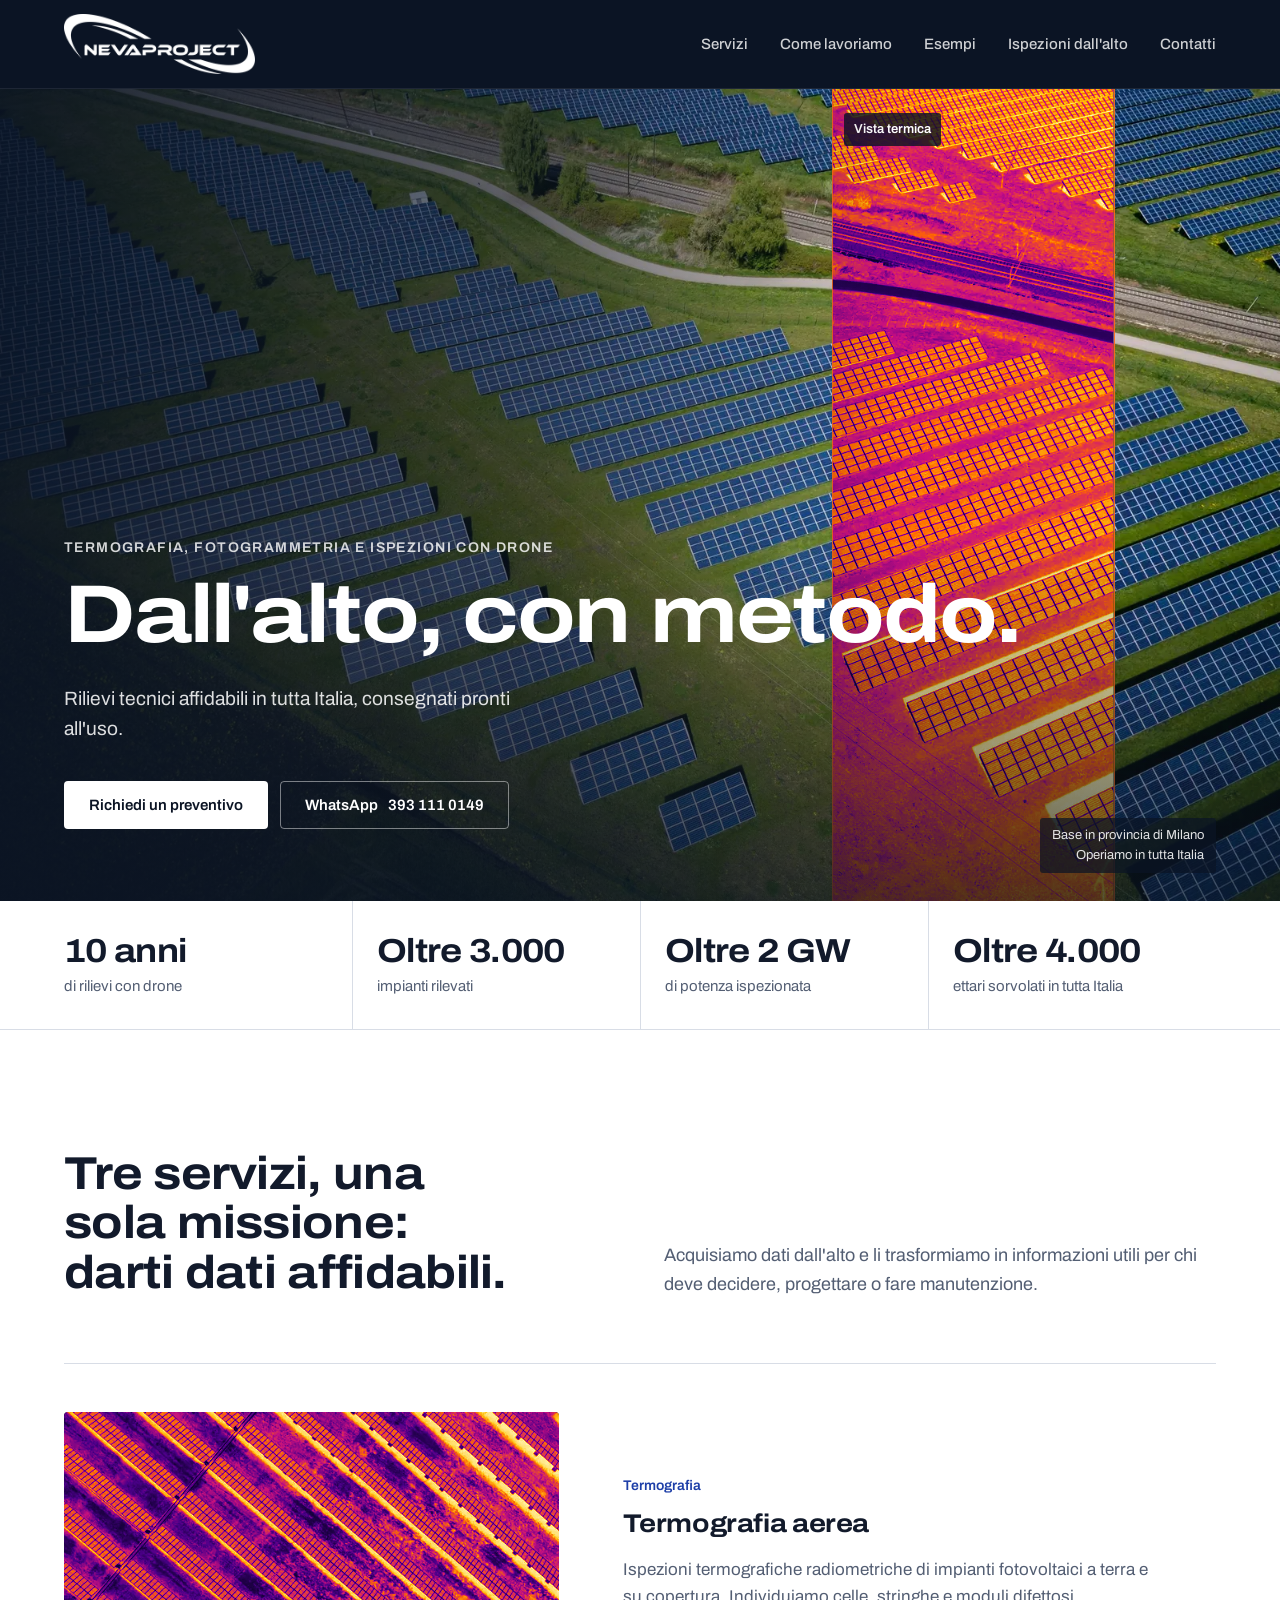
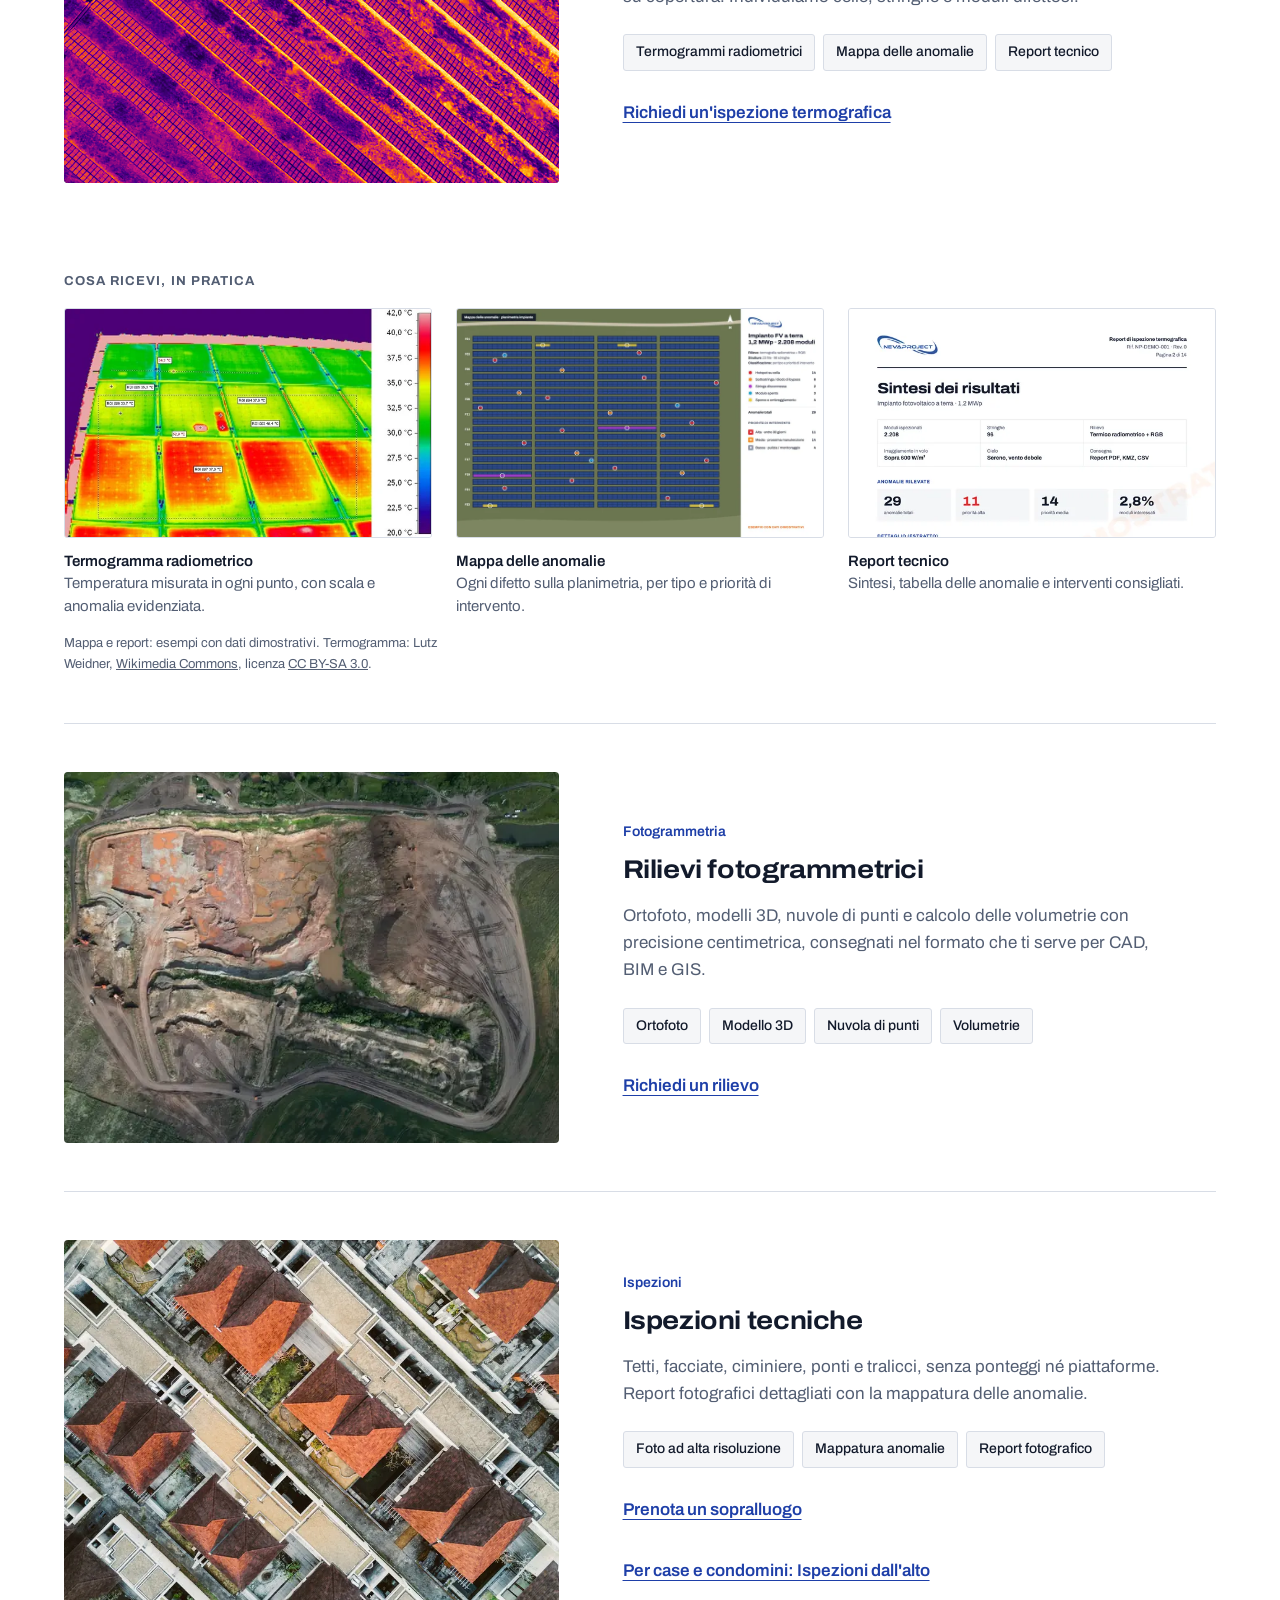
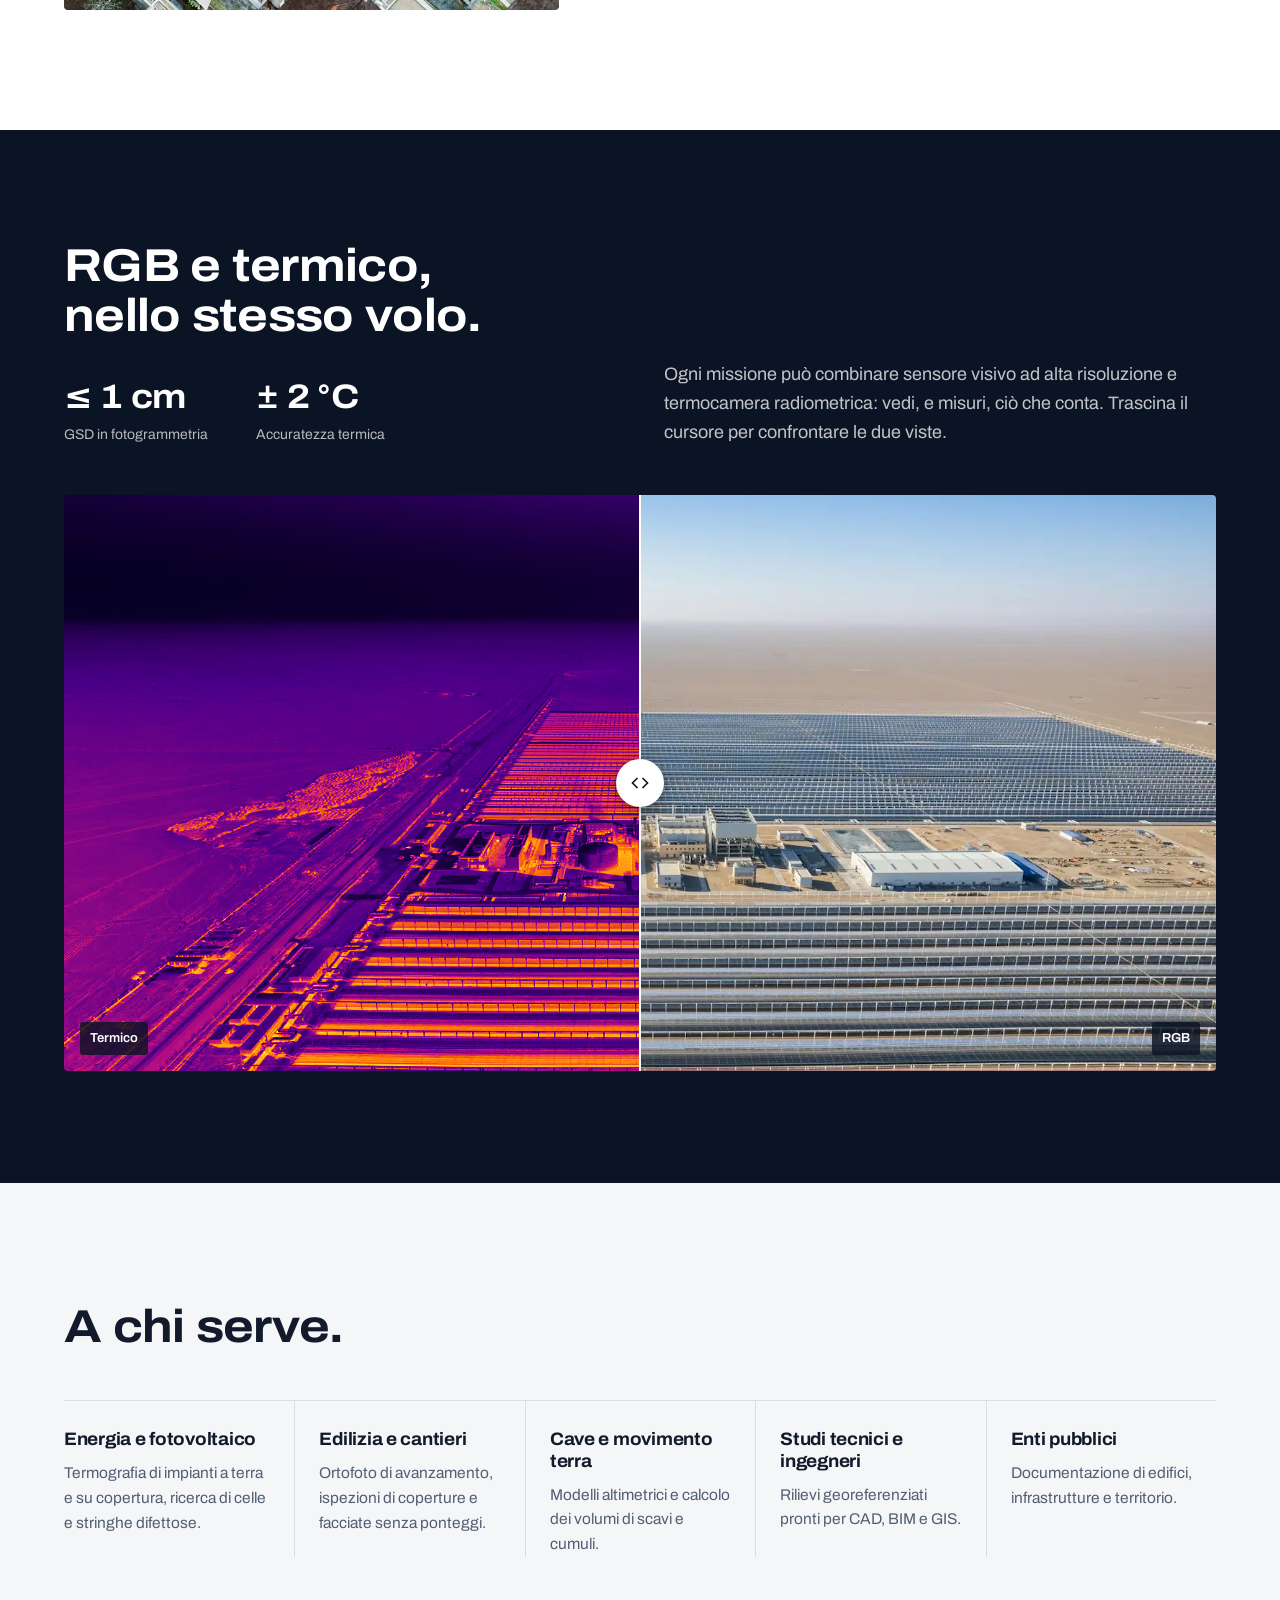
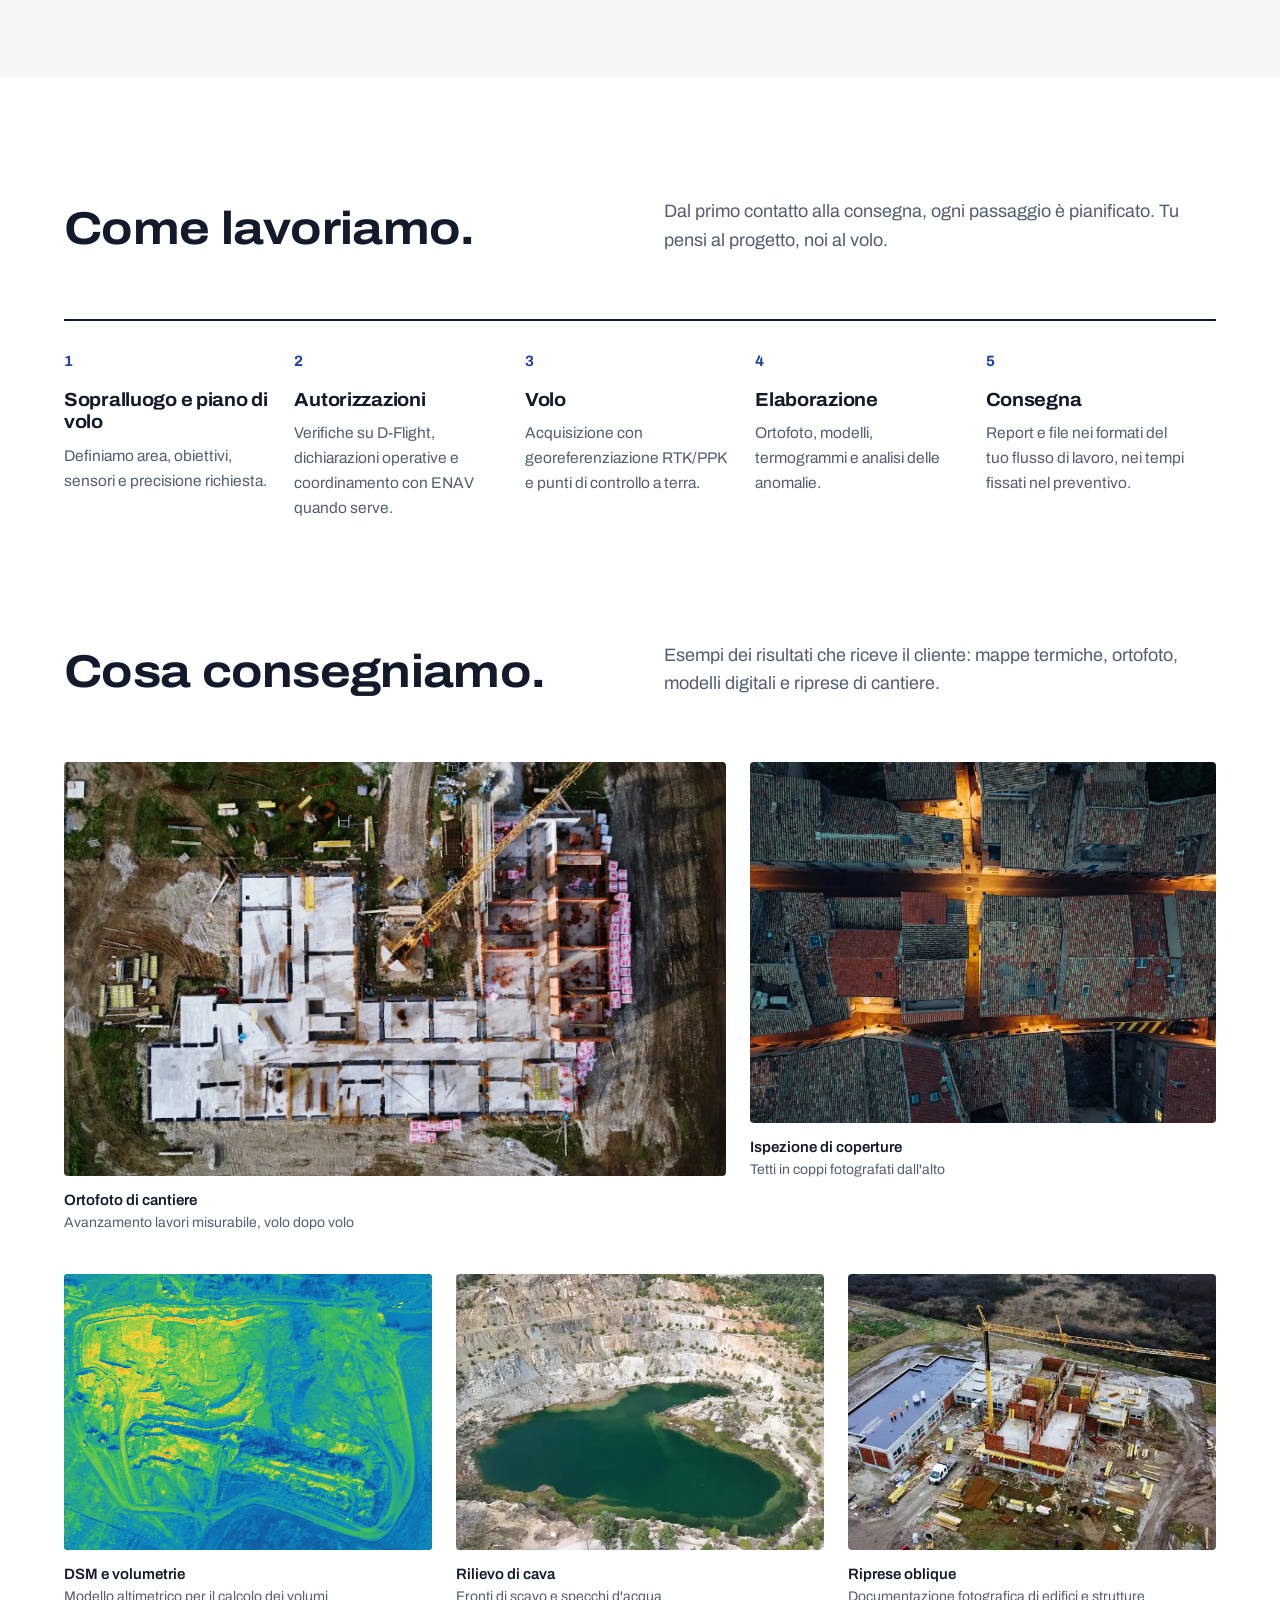
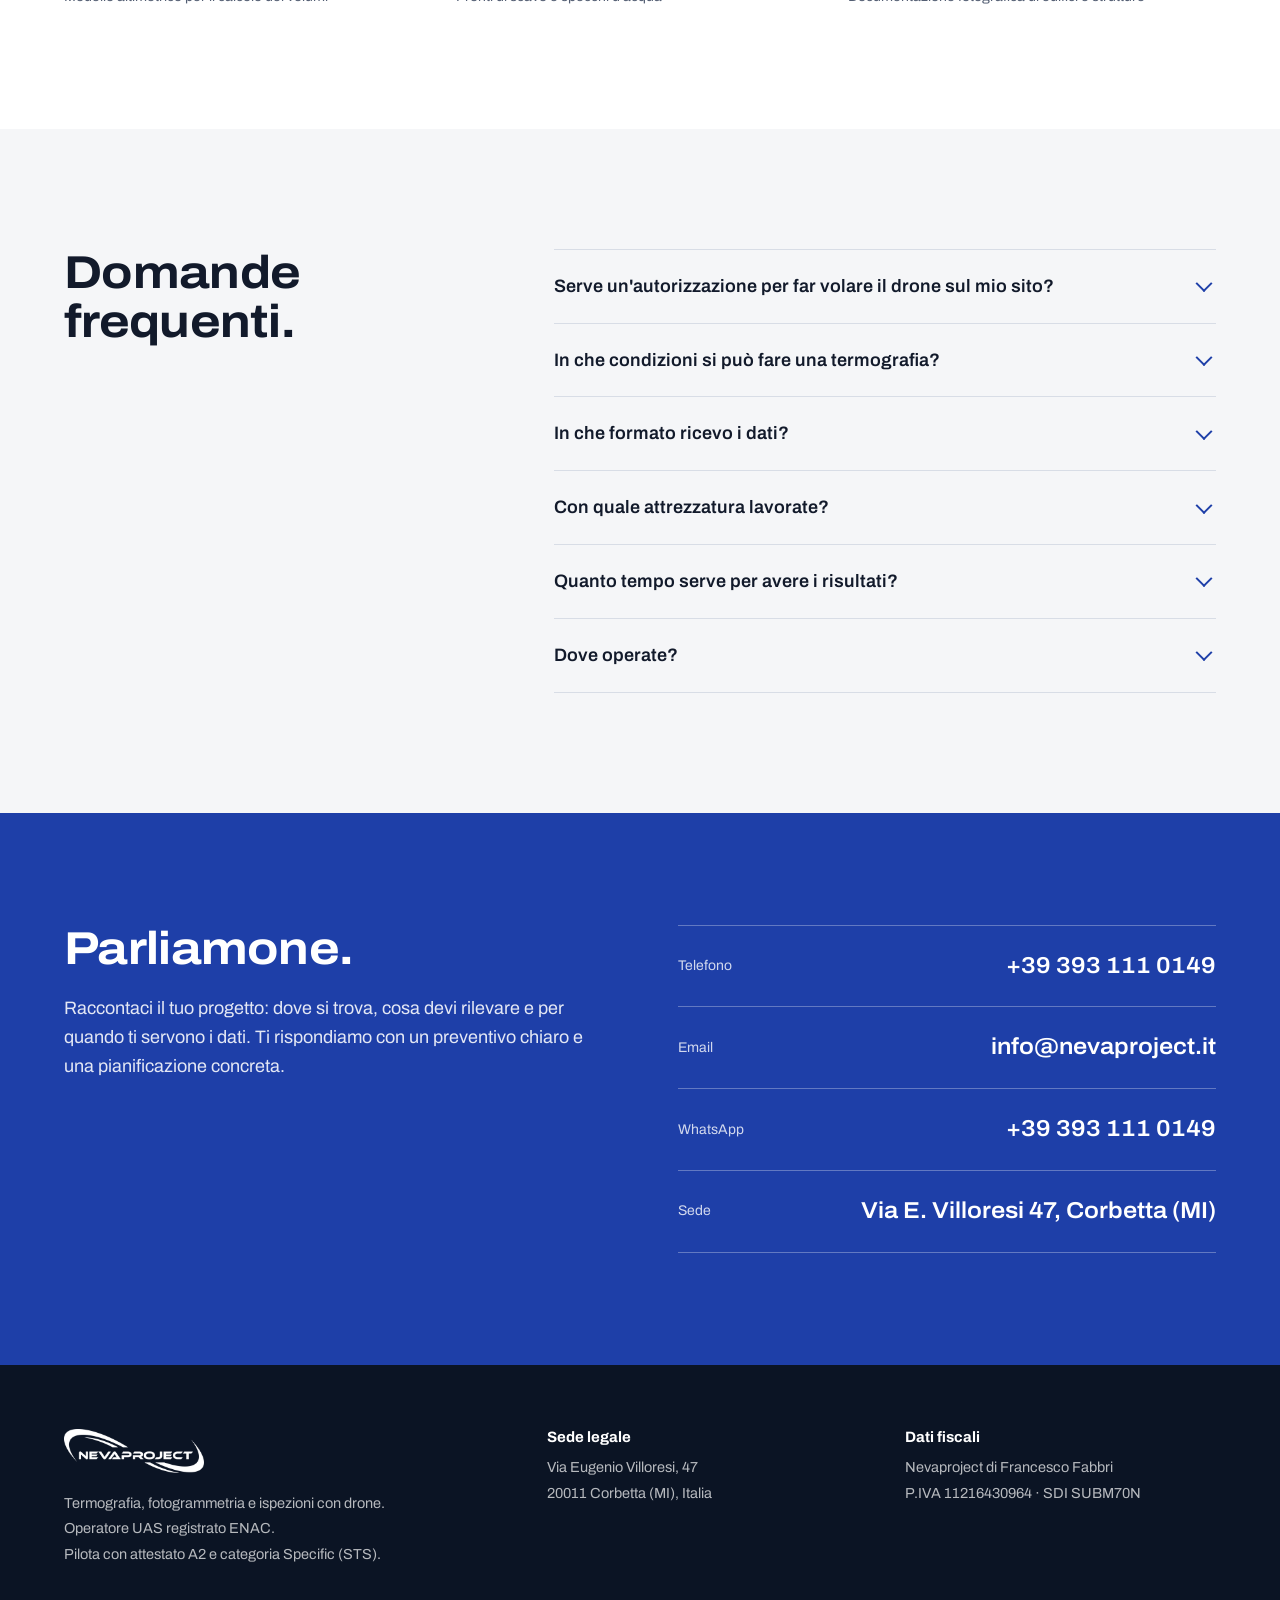
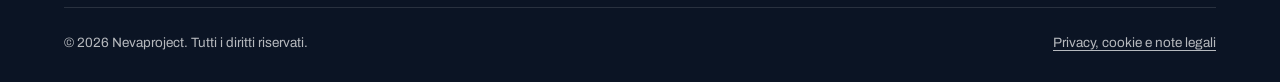
<file: index.html>
<!DOCTYPE html>
<html lang="it">
<head>
<meta charset="utf-8">
<meta name="viewport" content="width=device-width,initial-scale=1">
<title>Termografia, fotogrammetria e ispezioni con drone | Nevaproject</title>
<meta name="description" content="Termografia di impianti fotovoltaici, fotogrammetria e ispezioni con drone in tutta Italia. Base in provincia di Milano, oltre 3.000 impianti rilevati.">
<link rel="canonical" href="https://nevaproject.it/">
<meta name="theme-color" content="#0B1424">
<link rel="icon" href="favicon.svg" type="image/svg+xml">
<link rel="apple-touch-icon" href="apple-touch-icon.png">

<meta property="og:type" content="website">
<meta property="og:locale" content="it_IT">
<meta property="og:site_name" content="Nevaproject">
<meta property="og:title" content="Nevaproject — Termografia, fotogrammetria e ispezioni con drone">
<meta property="og:description" content="Termografia, fotogrammetria e ispezioni con drone in tutta Italia. 10 anni di esperienza, oltre 3.000 impianti rilevati.">
<meta property="og:url" content="https://nevaproject.it/">
<meta property="og:image" content="https://nevaproject.it/assets/og-image.jpg">
<meta property="og:image:width" content="1200">
<meta property="og:image:height" content="630">
<meta name="twitter:card" content="summary_large_image">

<link rel="preload" href="assets/fonts/archivo-latin-wdth.woff2" as="font" type="font/woff2" crossorigin>
<link rel="preload" as="image" href="assets/img/hero-fv-1600.webp" imagesrcset="assets/img/hero-fv-800.webp 800w, assets/img/hero-fv-1600.webp 1600w, assets/img/hero-fv-2400.webp 2400w" imagesizes="100vw">

<script type="application/ld+json">
{
  "@context": "https://schema.org",
  "@type": "ProfessionalService",
  "@id": "https://nevaproject.it/#org",
  "name": "Nevaproject",
  "legalName": "Nevaproject di Francesco Fabbri",
  "url": "https://nevaproject.it/",
  "logo": "https://nevaproject.it/assets/logo.png",
  "image": "https://nevaproject.it/assets/og-image.jpg",
  "description": "Rilievi tecnici con drone in tutta Italia: termografia radiometrica di impianti fotovoltaici, fotogrammetria con ortofoto, modelli 3D e volumetrie, ispezioni di tetti e strutture. Operatore UAS registrato ENAC, pilota con attestato A2 e abilitato alla categoria Specific (scenari standard STS), base in provincia di Milano.",
  "slogan": "Dall'alto, con metodo.",
  "founder": {"@type": "Person", "name": "Francesco Fabbri"},
  "telephone": "+39 393 111 0149",
  "email": "info@nevaproject.it",
  "vatID": "IT11216430964",
  "address": {
    "@type": "PostalAddress",
    "streetAddress": "Via Eugenio Villoresi 47",
    "postalCode": "20011",
    "addressLocality": "Corbetta",
    "addressRegion": "MI",
    "addressCountry": "IT"
  },
  "areaServed": {"@type": "Country", "name": "Italia"},
  "geo": {"@type": "GeoCoordinates", "latitude": 45.4686, "longitude": 8.9110},
  "knowsAbout": ["Termografia aerea", "Fotogrammetria con drone", "Ispezioni con drone", "Ortofoto", "Modelli 3D", "Ispezione impianti fotovoltaici", "Ispezione di tetti e coperture", "Coperture in cemento-amianto", "Documentazione danni da maltempo", "Rilievi con drone RTK"],
  "makesOffer": [
    {"@type": "Offer", "itemOffered": {"@type": "Service", "name": "Termografia aerea con drone"}},
    {"@type": "Offer", "itemOffered": {"@type": "Service", "name": "Fotogrammetria e rilievi 3D con drone"}},
    {"@type": "Offer", "itemOffered": {"@type": "Service", "name": "Ispezioni tecniche con drone"}},
    {"@type": "Offer", "itemOffered": {"@type": "Service", "name": "Ispezioni dall'alto per case, condomini e imprese", "url": "https://nevaproject.it/ispezioni/"}}
  ]
}
</script>
<script type="application/ld+json">
{
 "@context": "https://schema.org",
 "@type": "FAQPage",
 "mainEntity": [
  {
   "@type": "Question",
   "name": "Serve un'autorizzazione per far volare il drone sul mio sito?",
   "acceptedAnswer": {
    "@type": "Answer",
    "text": "Dipende dall'area e dal tipo di operazione. Siamo operatore registrato ENAC con pilota abilitato sia per la categoria Open A2 sia per la categoria Specific negli scenari standard STS, che servono per i voli più vicini a persone ed edifici. Verifichiamo noi su D-Flight vincoli e zone geografiche, presentiamo le dichiarazioni necessarie e, se serve, ci coordiniamo con ENAV. Tu non devi occuparti di nulla."
   }
  },
  {
   "@type": "Question",
   "name": "In che condizioni si può fare una termografia?",
   "acceptedAnswer": {
    "@type": "Answer",
    "text": "La termografia degli impianti fotovoltaici richiede condizioni precise: cielo sereno e un irraggiamento sufficiente sui moduli. Pianifichiamo il volo nella finestra meteo giusta."
   }
  },
  {
   "@type": "Question",
   "name": "In che formato ricevo i dati?",
   "acceptedAnswer": {
    "@type": "Answer",
    "text": "In qualsiasi formato ti serva: ortofoto e modelli altimetrici georeferenziati, nuvole di punti e modelli 3D per CAD, BIM e GIS, termogrammi radiometrici, report in PDF. Lo concordiamo prima del volo."
   }
  },
  {
   "@type": "Question",
   "name": "Con quale attrezzatura lavorate?",
   "acceptedAnswer": {
    "@type": "Answer",
    "text": "Voliamo con camera RGB ad alta risoluzione e termocamera radiometrica, e abbiamo disponibilità di mezzi e sensori per qualsiasi lavoro di termografia, fotogrammetria e ispezione. Scegliamo l'attrezzatura in base al rilievo."
   }
  },
  {
   "@type": "Question",
   "name": "Quanto tempo serve per avere i risultati?",
   "acceptedAnswer": {
    "@type": "Answer",
    "text": "Dipende dall'estensione dell'area e dal tipo di elaborazione. Date di volo e di consegna sono scritte nel preventivo."
   }
  },
  {
   "@type": "Question",
   "name": "Dove operate?",
   "acceptedAnswer": {
    "@type": "Answer",
    "text": "In tutta Italia. La nostra base è in provincia di Milano e ci spostiamo dove si trova il tuo sito."
   }
  }
 ]
}
</script>

<style>
  @font-face{
    font-family:'Archivo';font-style:normal;font-weight:100 900;font-stretch:62% 125%;font-display:swap;
    src:url('assets/fonts/archivo-latin-wdth.woff2') format('woff2');
  }
  :root{
    --night:#0B1424;     /* blu notte: nav, hero, footer */
    --blue:#1E3FA8;      /* blu del logo */
    --blue-ink:#13296E;
    --paper:#F5F6F8;
    --rule:#D8DDE6;
    --text:#121A2B;
    --muted:#535E73;
    --heat:#FF6B1A;      /* arancio termico: solo per misure e scansione */
    --nav-h:88px;
    --gut:clamp(20px,5vw,64px);
  }
  *{box-sizing:border-box}
  html,body{margin:0;padding:0}
  html{scroll-behavior:smooth;scroll-padding-top:var(--nav-h)}
  body{
    font-family:'Archivo',system-ui,-apple-system,'Segoe UI',sans-serif;font-stretch:100%;
    color:var(--text);background:#fff;font-size:17px;line-height:1.6;
    -webkit-font-smoothing:antialiased;
  }
  h1,h2,h3{margin:0;font-weight:700;font-stretch:112%;letter-spacing:-0.015em;line-height:1.08}
  h2{font-size:clamp(30px,3.6vw,48px);text-wrap:balance}
  h3{font-size:clamp(22px,2vw,28px);line-height:1.2}
  p{margin:0}
  a{color:inherit}
  img{display:block;max-width:100%}
  ul{margin:0;padding:0;list-style:none}
  :focus-visible{outline:2px solid var(--heat);outline-offset:3px}
  .skip{position:absolute;left:16px;top:-60px;z-index:100;background:#fff;color:var(--text);padding:10px 16px;border-radius:4px;font-weight:600}
  .skip:focus{top:12px}
  .wrap{max-width:1280px;margin:0 auto;padding-inline:var(--gut)}
  .num{font-variant-numeric:tabular-nums}
  .lede{font-size:clamp(18px,1.4vw,20px);color:var(--muted);max-width:56ch}

  .btn{
    display:inline-flex;align-items:center;justify-content:center;gap:10px;
    min-height:48px;padding:0 24px;border-radius:4px;border:1px solid transparent;
    font:600 15px/1 'Archivo',sans-serif;text-decoration:none;cursor:pointer;
    transition:background-color .15s,border-color .15s,color .15s;
  }
  .btn-light{background:#fff;color:var(--night)}
  .btn-light:hover{background:#E6EAF2}
  .btn-line{color:#fff;border-color:rgba(255,255,255,.45)}
  .btn-line:hover{border-color:#fff;background:rgba(255,255,255,.08)}

  /* ===== NAV ===== */
  .nav{position:sticky;top:0;z-index:50;background:var(--night);color:#fff;border-bottom:1px solid rgba(255,255,255,.08)}
  .nav-inner{display:flex;align-items:center;gap:40px;height:var(--nav-h)}
  .logo img{height:60px;width:auto}
  .nav-links{display:flex;gap:32px;margin-left:auto}
  .nav-links a{font-size:15px;font-weight:500;text-decoration:none;color:rgba(255,255,255,.8);padding:8px 0}
  .nav-links a:hover{color:#fff}
  .nav-toggle{display:none}

  /* ===== HERO: foto aerea con banda di scansione termica ===== */
  @property --scan{syntax:'<percentage>';inherits:true;initial-value:76%}
  .hero{position:relative;min-height:min(860px,calc(100svh - var(--nav-h)));display:flex;align-items:flex-end;color:#fff;background:var(--night);overflow:hidden;--scan:76%}
  .hero-img{position:absolute;inset:0;width:100%;height:100%;object-fit:cover}
  .hero-img.ir{filter:url(#f-thermal) saturate(1.15);clip-path:inset(0 calc(100% - var(--scan) - 11%) 0 calc(var(--scan) - 11%))}
  .scan-edge{position:absolute;top:0;bottom:0;width:1px;background:var(--heat);opacity:.9;pointer-events:none}
  .scan-edge.l{left:calc(var(--scan) - 11%)}
  .scan-edge.r{left:calc(var(--scan) + 11%)}
  .scan-tag{
    position:absolute;top:24px;left:calc(var(--scan) - 11%);margin-left:12px;
    font-size:13px;font-weight:600;color:#fff;background:rgba(11,20,36,.82);padding:6px 10px;border-radius:3px;white-space:nowrap
  }
  .hero.sweep{animation:sweep 2.6s cubic-bezier(.65,0,.35,1) .3s both}
  @keyframes sweep{from{--scan:-12%}to{--scan:76%}}
  /* velo scuro a sinistra: serve solo a leggere il testo sopra la foto */
  .hero::after{content:"";position:absolute;inset:0;background:linear-gradient(90deg,rgba(11,20,36,.9) 0%,rgba(11,20,36,.55) 42%,rgba(11,20,36,0) 70%),linear-gradient(0deg,rgba(11,20,36,.7),rgba(11,20,36,0) 45%);pointer-events:none}
  .hero-content{position:relative;z-index:2;padding-block:120px 72px;width:100%}
  .hero h1{font-size:clamp(34px,6.4vw,104px);font-stretch:118%;letter-spacing:-0.025em;line-height:.98;white-space:nowrap}
  .hero-kicker{display:block;margin-bottom:18px;font-size:clamp(13px,1.1vw,15px);font-weight:600;font-stretch:100%;letter-spacing:.1em;text-transform:uppercase;line-height:1.4;white-space:normal;color:rgba(255,255,255,.82)}
  .hero-sub{margin-top:28px;font-size:clamp(18px,1.5vw,21px);color:rgba(255,255,255,.86);max-width:44ch}
  .hero-actions{margin-top:36px;display:flex;gap:12px;flex-wrap:wrap}
  .hero-geo{position:absolute;right:var(--gut);bottom:28px;z-index:2;font-size:13px;color:rgba(255,255,255,.88);text-align:right;line-height:1.5;background:rgba(11,20,36,.72);padding:8px 12px;border-radius:3px}

  /* ===== CREDENZIALI ===== */
  .creds{border-bottom:1px solid var(--rule)}
  .creds ul{display:grid;grid-template-columns:repeat(4,1fr)}
  .creds li{padding:32px 24px 32px 0;font-size:15px;color:var(--muted);line-height:1.4}
  .creds li + li{padding-left:24px;border-left:1px solid var(--rule)}
  .creds strong{display:block;color:var(--text);font-size:clamp(26px,2.6vw,36px);font-weight:700;font-stretch:112%;letter-spacing:-0.02em;line-height:1.1;margin-bottom:6px}

  /* ===== SERVIZI ===== */
  .services{padding-block:120px 72px}
  .sec-head{display:grid;grid-template-columns:1fr 1fr;gap:48px;align-items:end;margin-bottom:64px}
  .service{display:grid;grid-template-columns:5fr 6fr;gap:clamp(32px,5vw,80px);align-items:center;padding-block:48px;border-top:1px solid var(--rule)}
  .service figure{margin:0;aspect-ratio:4/3;overflow:hidden;border-radius:4px;background:var(--night)}
  .service figure img{width:100%;height:100%;object-fit:cover}
  .service .kind{font-size:14px;font-weight:600;color:var(--blue);margin-bottom:12px}
  .service p{margin-top:16px;color:var(--muted);max-width:54ch}
  .service .kind + h3{margin-top:0}
  .deliver{margin-top:24px;display:flex;flex-wrap:wrap;gap:8px}
  .samples{grid-column:1/-1;margin-top:8px}
  .samples-t{font-size:13px;font-weight:700;letter-spacing:.08em;text-transform:uppercase;color:var(--muted);margin-bottom:16px}
  .samples ul{list-style:none;display:grid;grid-template-columns:repeat(3,1fr);gap:24px}
  .samples a[data-lb]{display:block;aspect-ratio:8/5;overflow:hidden;border:1px solid var(--rule);border-radius:3px;background:var(--paper);cursor:zoom-in}
  .samples img{width:100%;height:100%;object-fit:cover;object-position:top;transition:transform .3s}
  .samples a[data-lb]:hover img{transform:scale(1.03)}
  .samples li p{margin-top:12px;font-size:15px;color:var(--muted);line-height:1.5}
  .samples li b{display:block;color:var(--text);font-weight:600}
  .samples-note{margin-top:18px;font-size:13px;color:var(--muted)}
  .samples-note a{color:inherit}
  .lb{border:none;padding:0;background:transparent;max-width:min(1400px,94vw);max-height:92vh;margin:auto}
  .lb::backdrop{background:rgba(11,20,36,.88)}
  .lb img{display:block;max-width:100%;max-height:88vh;width:auto;height:auto;margin:auto}
  .lb button{position:fixed;top:16px;right:16px;width:44px;height:44px;border-radius:4px;border:1px solid rgba(255,255,255,.4);background:var(--night);color:#fff;font-size:22px;cursor:pointer}
  .deliver li{font-size:14px;font-weight:500;padding:6px 12px;border:1px solid var(--rule);border-radius:3px;background:var(--paper)}
  .service .more{display:inline-block;margin-top:18px;padding:10px 0;font-weight:600;color:var(--blue);text-underline-offset:4px}
  .service .more:hover{color:var(--blue-ink)}
  .thermal{filter:url(#f-thermal) saturate(1.1)}
  .thermal-roof{filter:url(#f-thermal-roof)}
  .dsm{filter:url(#f-dsm)}

  /* ===== CONFRONTO ===== */
  .compare-sec{background:var(--night);color:#fff;padding-block:112px}
  .compare-sec .lede{color:rgba(255,255,255,.75)}
  .compare-head{display:grid;grid-template-columns:1fr 1fr;gap:48px;align-items:end;margin-bottom:48px}
  .figures{display:flex;gap:48px;margin-top:28px}
  .figures div{font-size:14px;color:rgba(255,255,255,.7)}
  .figures b{display:block;font-size:34px;font-weight:700;font-stretch:112%;color:#fff;letter-spacing:-0.02em}
  .compare{position:relative;aspect-ratio:16/8;overflow:hidden;border-radius:4px;--pos:50%;touch-action:pan-y}
  .compare img{position:absolute;inset:0;width:100%;height:100%;object-fit:cover;user-select:none;-webkit-user-drag:none}
  .compare .rgb{clip-path:inset(0 0 0 var(--pos))}
  .compare-sep{position:absolute;top:0;bottom:0;left:var(--pos);width:2px;margin-left:-1px;background:#fff;z-index:3;pointer-events:none}
  .compare-knob{position:absolute;top:50%;left:50%;transform:translate(-50%,-50%);width:48px;height:48px;border-radius:50%;background:#fff;color:var(--night);display:flex;align-items:center;justify-content:center;box-shadow:0 4px 14px rgba(0,0,0,.35)}
  .compare input{position:absolute;inset:0;width:100%;height:100%;margin:0;opacity:0;cursor:ew-resize;z-index:4}
  .compare input:focus-visible ~ .compare-sep .compare-knob{outline:3px solid var(--heat);outline-offset:3px}
  .compare .lbl{position:absolute;bottom:16px;z-index:3;font-size:13px;font-weight:600;background:rgba(11,20,36,.82);padding:6px 10px;border-radius:3px;pointer-events:none}
  .compare .lbl.l{left:16px}
  .compare .lbl.r{right:16px}

  /* ===== SETTORI ===== */
  .sectors{padding-block:120px;background:var(--paper)}
  .sector-list{display:grid;grid-template-columns:repeat(5,1fr);gap:0;margin-top:48px;border-top:1px solid var(--rule)}
  .sector-list li{padding:28px 24px 0 0}
  .sector-list li + li{padding-left:24px;border-left:1px solid var(--rule)}
  .sector-list h3{font-size:18px;font-stretch:105%}
  .sector-list p{margin-top:10px;font-size:15.5px;color:var(--muted)}

  /* ===== FAQ ===== */
  .faq{padding-block:120px;background:var(--paper)}
  .faq-inner{display:grid;grid-template-columns:1fr 1.6fr;gap:clamp(32px,6vw,96px);align-items:start}
  .faq-list{border-top:1px solid var(--rule)}
  .faq details{border-bottom:1px solid var(--rule)}
  .faq summary{cursor:pointer;list-style:none;padding:22px 40px 22px 0;font-weight:600;font-size:18px;position:relative}
  .faq summary::-webkit-details-marker{display:none}
  .faq summary::after{content:"";position:absolute;right:6px;top:50%;width:10px;height:10px;border-right:2px solid var(--blue);border-bottom:2px solid var(--blue);transform:translateY(-70%) rotate(45deg);transition:transform .2s}
  .faq details[open] summary::after{transform:translateY(-30%) rotate(-135deg)}
  .faq details p{padding:0 40px 24px 0;color:var(--muted);max-width:62ch}

  /* ===== METODO ===== */
  .process{padding-block:120px}
  .steps{display:grid;grid-template-columns:repeat(5,1fr);gap:0;counter-reset:s;margin:56px 0 0;padding:0;list-style:none}
  .steps li{counter-increment:s;padding:28px 24px 0 0;border-top:2px solid var(--text)}
  .steps li::before{content:counter(s);display:block;font-size:15px;font-weight:700;color:var(--blue);margin-bottom:16px;font-variant-numeric:tabular-nums}
  .steps h3{font-size:19px;font-stretch:105%}
  .steps p{margin-top:10px;font-size:15.5px;color:var(--muted)}

  /* ===== ESEMPI ===== */
  .examples{padding-block:0 120px}
  .gal{display:grid;grid-template-columns:repeat(12,1fr);gap:40px 24px}
  .gal figure{margin:0}
  .gal .ph{overflow:hidden;border-radius:4px;background:var(--night)}
  .gal img{width:100%;height:100%;object-fit:cover}
  .gal figcaption{margin-top:12px;font-size:15px;font-weight:600}
  .gal figcaption span{display:block;font-weight:400;font-size:14px;color:var(--muted)}
  .g1{grid-column:span 7}.g1 .ph{aspect-ratio:16/10}
  .g2{grid-column:span 5}.g2 .ph{aspect-ratio:4/3.1}
  .g3,.g4,.g5{grid-column:span 4}.g3 .ph,.g4 .ph,.g5 .ph{aspect-ratio:4/3}

  /* ===== CONTATTI ===== */
  .contact{background:var(--blue);color:#fff;padding-block:112px}
  .contact-inner{display:grid;grid-template-columns:1fr 1fr;gap:clamp(40px,6vw,96px);align-items:start}
  .contact .lede{color:rgba(255,255,255,.88);margin-top:20px}
  .ways{border-top:1px solid rgba(255,255,255,.3);font-style:normal}
  .ways a,.ways .row{display:flex;align-items:center;justify-content:space-between;gap:16px;padding:22px 0;border-bottom:1px solid rgba(255,255,255,.3);text-decoration:none;color:#fff}
  .ways a:hover .v{text-decoration:underline;text-underline-offset:4px}
  .ways .k{font-size:14px;color:rgba(255,255,255,.8)}
  .ways .v{font-size:clamp(19px,1.8vw,24px);font-weight:600;font-stretch:108%;text-align:right}

  /* ===== FOOTER ===== */
  footer{background:var(--night);color:rgba(255,255,255,.7);padding-block:64px 28px;font-size:14.5px}
  .foot-grid{display:grid;grid-template-columns:1.4fr 1fr 1fr;gap:48px;padding-bottom:40px;border-bottom:1px solid rgba(255,255,255,.12)}
  .foot-grid img{height:44px;width:auto;margin-bottom:18px}
  .foot-grid h2{font-size:15px;font-stretch:100%;color:#fff;margin-bottom:10px;letter-spacing:0}
  .foot-grid p{line-height:1.75}
  .foot-bottom{display:flex;justify-content:space-between;flex-wrap:wrap;gap:12px;padding-top:24px;font-size:13.5px}
  .foot-bottom a{display:inline-block;padding:10px 0;margin:-10px 0;text-underline-offset:3px}
  .foot-bottom a:hover{color:#fff}

  /* ===== RESPONSIVE ===== */
  @media (max-width:1100px){
    .creds ul{grid-template-columns:repeat(2,1fr)}
    .creds li:nth-child(3){padding-left:0;border-left:none}
    .creds li:nth-child(n+3){border-top:1px solid var(--rule)}
    .steps{grid-template-columns:repeat(2,1fr);gap:40px 32px}
    .steps li{padding-right:0}
    .sector-list{grid-template-columns:repeat(2,1fr);border-top:none}
    .sector-list li,.sector-list li + li{padding:24px 24px 24px 0;border-left:none;border-top:1px solid var(--rule)}
  }
  @media (max-width:900px){
    :root{--nav-h:72px}
    .logo img{height:46px}
    .nav-toggle{
      display:inline-flex;align-items:center;justify-content:center;margin-left:auto;
      width:44px;height:44px;border-radius:4px;background:transparent;color:#fff;border:1px solid rgba(255,255,255,.3);cursor:pointer;
    }
    .nav-links{
      display:none;position:absolute;top:var(--nav-h);left:0;right:0;margin:0;flex-direction:column;gap:0;
      padding:8px var(--gut) 24px;background:var(--night);border-bottom:1px solid rgba(255,255,255,.1);
    }
    .nav-links a{font-size:18px;padding:14px 0;border-bottom:1px solid rgba(255,255,255,.08)}
    .nav.open .nav-links{display:flex}
    .sec-head,.compare-head,.contact-inner,.foot-grid,.faq-inner{grid-template-columns:1fr;gap:24px}
    .service{grid-template-columns:1fr;gap:28px;padding-block:40px}
    .compare{aspect-ratio:4/3}
    .gal{gap:32px 16px}
    .g1,.g2,.g5{grid-column:span 12}
    .g3,.g4{grid-column:span 6}
    .samples ul{grid-template-columns:1fr;gap:28px}
  }
  @media (max-width:640px){
    body{font-size:16.5px}
    .hero{min-height:calc(100svh - var(--nav-h));--scan:58%}
    .hero::after{background:linear-gradient(0deg,rgba(11,20,36,.94) 0%,rgba(11,20,36,.7) 45%,rgba(11,20,36,.15) 80%)}
    .hero-content{padding-block:96px 40px}
    .hero h1{font-size:clamp(22px,7.4vw,40px)}
    .hero-actions .btn{flex:1 1 100%}
    .hero-geo{display:none}
    .scan-tag{top:16px}
    .creds li,.creds li + li{padding:22px 12px 22px 0}
    .creds li:nth-child(even){padding-left:16px}
    .creds strong{font-size:24px}
    .services,.process{padding-block:80px 48px}
    .compare-sec,.contact{padding-block:80px}
    .examples{padding-bottom:80px}
    .sec-head{margin-bottom:32px}
    .steps{grid-template-columns:1fr;gap:32px}
    .sectors{padding-block:80px}
    .faq{padding-block:80px}
    .sector-list{grid-template-columns:1fr}
    .faq summary{font-size:17px}
    .figures{gap:32px}
    .g3,.g4{grid-column:span 12}
    .ways a,.ways .row{flex-direction:column;align-items:flex-start;gap:4px}
    .ways .v{text-align:left}
  }
  @media (prefers-reduced-motion:reduce){
    html{scroll-behavior:auto}
    .hero.sweep{animation:none}
  }
</style>
</head>
<body>
<a class="skip" href="#main">Vai al contenuto</a>

<!-- Filtri SVG: simulano la vista termica (palette "iron") e il modello altimetrico sulle foto RGB -->
<svg width="0" height="0" style="position:absolute" aria-hidden="true" focusable="false"><defs><filter id="f-thermal" color-interpolation-filters="sRGB"><feColorMatrix type="matrix" values="-.3 -.59 -.11 0 1  -.3 -.59 -.11 0 1  -.3 -.59 -.11 0 1  0 0 0 1 0"/><feComponentTransfer><feFuncR type="gamma" amplitude="1" exponent="1.5" offset="0"/><feFuncG type="gamma" amplitude="1" exponent="1.5" offset="0"/><feFuncB type="gamma" amplitude="1" exponent="1.5" offset="0"/></feComponentTransfer><feComponentTransfer><feFuncR type="table" tableValues="0.02 0.28 0.72 0.94 1 1"/><feFuncG type="table" tableValues="0 0 0.08 0.42 0.78 0.98"/><feFuncB type="table" tableValues="0.12 0.5 0.48 0.06 0.16 0.8"/></feComponentTransfer></filter><filter id="f-thermal-roof" color-interpolation-filters="sRGB"><feColorMatrix type="matrix" values=".45 .45 .1 0 0  .45 .45 .1 0 0  .45 .45 .1 0 0  0 0 0 1 0"/><feComponentTransfer><feFuncR type="table" tableValues="0.02 0.28 0.72 0.94 1 1"/><feFuncG type="table" tableValues="0 0 0.08 0.42 0.78 0.98"/><feFuncB type="table" tableValues="0.12 0.5 0.48 0.06 0.16 0.8"/></feComponentTransfer></filter><filter id="f-dsm" color-interpolation-filters="sRGB"><feColorMatrix type="saturate" values="0"/><feComponentTransfer><feFuncR type="table" tableValues="0.08 0.05 0.25 0.95 0.85"/><feFuncG type="table" tableValues="0.18 0.55 0.75 0.85 0.25"/><feFuncB type="table" tableValues="0.55 0.75 0.35 0.2 0.15"/></feComponentTransfer></filter></defs></svg>

<nav class="nav" aria-label="Principale">
  <div class="wrap nav-inner">
    <a href="#top" class="logo"><img src="assets/logo-white.webp" width="440" height="138" alt="Nevaproject — torna all'inizio"></a>
    <button class="nav-toggle" type="button" aria-expanded="false" aria-controls="nav-links" aria-label="Apri il menu">
      <svg width="20" height="20" viewBox="0 0 24 24" fill="none" stroke="currentColor" stroke-width="2" aria-hidden="true"><path d="M3 6h18M3 12h18M3 18h18"/></svg>
    </button>
    <div class="nav-links" id="nav-links">
      <a href="#servizi">Servizi</a>
      <a href="#metodo">Come lavoriamo</a>
      <a href="#esempi">Esempi</a>
      <a href="ispezioni/">Ispezioni dall'alto</a>
      <a href="#contatti">Contatti</a>
    </div>
  </div>
</nav>

<header class="hero sweep" id="top">
  <img class="hero-img" src="assets/img/hero-fv-1600.webp" srcset="assets/img/hero-fv-800.webp 800w, assets/img/hero-fv-1600.webp 1600w, assets/img/hero-fv-2400.webp 2400w" sizes="100vw" width="1600" height="1200" fetchpriority="high" alt="Impianto fotovoltaico a terra ripreso dal drone">
  <img class="hero-img ir" src="assets/img/hero-fv-1600.webp" srcset="assets/img/hero-fv-800.webp 800w, assets/img/hero-fv-1600.webp 1600w, assets/img/hero-fv-2400.webp 2400w" sizes="100vw" width="1600" height="1200" alt="" aria-hidden="true">
  <span class="scan-edge l" aria-hidden="true"></span><span class="scan-edge r" aria-hidden="true"></span>
  <span class="scan-tag" aria-hidden="true">Vista termica</span>
  <div class="wrap hero-content">
    <h1><span class="hero-kicker">Termografia, fotogrammetria e ispezioni con drone</span>Dall'alto, con metodo.</h1>
    <p class="hero-sub">Rilievi tecnici affidabili in tutta Italia, consegnati pronti all'uso.</p>
    <div class="hero-actions">
      <a href="#contatti" class="btn btn-light">Richiedi un preventivo</a>
      <a href="https://wa.me/393931110149" class="btn btn-line" rel="noopener">WhatsApp <span class="num">393 111 0149</span></a>
    </div>
  </div>
  <p class="hero-geo">Base in provincia di Milano<br>Operiamo in tutta Italia</p>
</header>

<main id="main">

<section class="creds" aria-label="Nevaproject in numeri">
  <div class="wrap">
    <ul>
      <li><strong class="num">10 anni</strong>di rilievi con drone</li>
      <li><strong class="num">Oltre 3.000</strong>impianti rilevati</li>
      <li><strong class="num">Oltre 2 GW</strong>di potenza ispezionata</li>
      <li><strong class="num">Oltre 4.000</strong>ettari sorvolati in tutta Italia</li>
    </ul>
  </div>
</section>

<section id="servizi" class="services" aria-labelledby="servizi-t">
  <div class="wrap">
    <div class="sec-head">
      <h2 id="servizi-t">Tre servizi, una sola missione: darti dati affidabili.</h2>
      <p class="lede">Acquisiamo dati dall'alto e li trasformiamo in informazioni utili per chi deve decidere, progettare o fare manutenzione.</p>
    </div>

    <article class="service">
      <figure><img class="thermal" src="assets/img/fv-file-800.webp" srcset="assets/img/fv-file-800.webp 800w, assets/img/fv-file-1600.webp 1600w" sizes="(max-width:900px) 100vw, 45vw" width="800" height="450" loading="lazy" decoding="async" alt="File di pannelli fotovoltaici in vista termica"></figure>
      <div>
        <p class="kind">Termografia</p>
        <h3>Termografia aerea</h3>
        <p>Ispezioni termografiche radiometriche di impianti fotovoltaici a terra e su copertura. Individuiamo celle, stringhe e moduli difettosi.</p>
        <ul class="deliver" aria-label="Cosa ricevi">
          <li>Termogrammi radiometrici</li><li>Mappa delle anomalie</li><li>Report tecnico</li>
        </ul>
        <a class="more" href="#contatti">Richiedi un'ispezione termografica</a>
      </div>
      <div class="samples">
        <p class="samples-t">Cosa ricevi, in pratica</p>
        <ul>
          <li><a href="assets/img/esempio-termogramma-965.webp" data-lb><img src="assets/img/esempio-termogramma-600.webp" width="600" height="376" loading="lazy" decoding="async" alt="Termogramma radiometrico di moduli fotovoltaici con scala delle temperature e una cella in surriscaldamento a 52,9 °C"></a><p><b>Termogramma radiometrico</b>Temperatura misurata in ogni punto, con scala e anomalia evidenziata.</p></li>
          <li><a href="assets/img/esempio-mappa-anomalie-1600.webp" data-lb><img src="assets/img/esempio-mappa-anomalie-800.webp" width="800" height="500" loading="lazy" decoding="async" alt="Mappa delle anomalie di un impianto fotovoltaico: moduli difettosi segnati per tipo, con legenda e priorità di intervento"></a><p><b>Mappa delle anomalie</b>Ogni difetto sulla planimetria, per tipo e priorità di intervento.</p></li>
          <li><a href="assets/img/esempio-report-1240.webp" data-lb><img src="assets/img/esempio-report-620.webp" width="620" height="877" loading="lazy" decoding="async" alt="Pagina di sintesi di un report di ispezione termografica: dati del rilievo, numero di anomalie e tabella di dettaglio"></a><p><b>Report tecnico</b>Sintesi, tabella delle anomalie e interventi consigliati.</p></li>
        </ul>
        <p class="samples-note">Mappa e report: esempi con dati dimostrativi. Termogramma: Lutz Weidner, <a href="https://commons.wikimedia.org/wiki/File:Photovoltaik.jpg" rel="noopener">Wikimedia Commons</a>, licenza <a href="https://creativecommons.org/licenses/by-sa/3.0/deed.it" rel="noopener">CC BY-SA 3.0</a>.</p>
      </div>
    </article>

    <article class="service">
      <figure><img src="assets/img/cava-zenitale-800.webp" srcset="assets/img/cava-zenitale-800.webp 800w, assets/img/cava-zenitale-1600.webp 1600w" sizes="(max-width:900px) 100vw, 45vw" width="800" height="450" loading="lazy" decoding="async" alt="Cava ripresa in verticale dal drone"></figure>
      <div>
        <p class="kind">Fotogrammetria</p>
        <h3>Rilievi fotogrammetrici</h3>
        <p>Ortofoto, modelli 3D, nuvole di punti e calcolo delle volumetrie con precisione centimetrica, consegnati nel formato che ti serve per CAD, BIM e GIS.</p>
        <ul class="deliver" aria-label="Cosa ricevi">
          <li>Ortofoto</li><li>Modello 3D</li><li>Nuvola di punti</li><li>Volumetrie</li>
        </ul>
        <a class="more" href="#contatti">Richiedi un rilievo</a>
      </div>
    </article>

    <article class="service">
      <figure><img src="assets/img/tetti-zenitale-800.webp" srcset="assets/img/tetti-zenitale-800.webp 800w, assets/img/tetti-zenitale-1600.webp 1600w" sizes="(max-width:900px) 100vw, 45vw" width="800" height="600" loading="lazy" decoding="async" alt="Coperture in coppi viste dall'alto"></figure>
      <div>
        <p class="kind">Ispezioni</p>
        <h3>Ispezioni tecniche</h3>
        <p>Tetti, facciate, ciminiere, ponti e tralicci, senza ponteggi né piattaforme. Report fotografici dettagliati con la mappatura delle anomalie.</p>
        <ul class="deliver" aria-label="Cosa ricevi">
          <li>Foto ad alta risoluzione</li><li>Mappatura anomalie</li><li>Report fotografico</li>
        </ul>
        <a class="more" href="#contatti">Prenota un sopralluogo</a>
        <a class="more" style="display:table;margin-top:14px" href="ispezioni/">Per case e condomini: Ispezioni dall'alto</a>
      </div>
    </article>
  </div>
</section>

<section class="compare-sec" aria-labelledby="confronto-t">
  <div class="wrap">
    <div class="compare-head">
      <div>
        <h2 id="confronto-t">RGB e termico, nello stesso volo.</h2>
        <div class="figures">
          <div><b class="num">≤ 1 cm</b>GSD in fotogrammetria</div>
          <div><b class="num">± 2 °C</b>Accuratezza termica</div>
        </div>
      </div>
      <p class="lede">Ogni missione può combinare sensore visivo ad alta risoluzione e termocamera radiometrica: vedi, e misuri, ciò che conta. Trascina il cursore per confrontare le due viste.</p>
    </div>
    <div class="compare">
      <img class="thermal" src="assets/img/centrale-fv-800.webp" srcset="assets/img/centrale-fv-800.webp 800w, assets/img/centrale-fv-1600.webp 1600w" sizes="(max-width:1280px) 100vw, 1150px" width="800" height="533" loading="lazy" decoding="async" alt="Centrale fotovoltaica vista con la termocamera">
      <img class="rgb" src="assets/img/centrale-fv-800.webp" srcset="assets/img/centrale-fv-800.webp 800w, assets/img/centrale-fv-1600.webp 1600w" sizes="(max-width:1280px) 100vw, 1150px" width="800" height="533" loading="lazy" decoding="async" alt="La stessa centrale fotovoltaica in foto RGB">
      <input type="range" min="0" max="100" value="50" aria-label="Sposta il confine tra vista termica e vista RGB">
      <div class="compare-sep"><span class="compare-knob"><svg width="20" height="20" viewBox="0 0 24 24" fill="none" stroke="currentColor" stroke-width="2" aria-hidden="true"><path d="M9 6l-6 6 6 6M15 6l6 6-6 6"/></svg></span></div>
      <span class="lbl l">Termico</span>
      <span class="lbl r">RGB</span>
    </div>
  </div>
</section>

<section class="sectors" aria-labelledby="settori-t">
  <div class="wrap">
    <h2 id="settori-t">A chi serve.</h2>
    <ul class="sector-list">
      <li><h3>Energia e fotovoltaico</h3><p>Termografia di impianti a terra e su copertura, ricerca di celle e stringhe difettose.</p></li>
      <li><h3>Edilizia e cantieri</h3><p>Ortofoto di avanzamento, ispezioni di coperture e facciate senza ponteggi.</p></li>
      <li><h3>Cave e movimento terra</h3><p>Modelli altimetrici e calcolo dei volumi di scavi e cumuli.</p></li>
      <li><h3>Studi tecnici e ingegneri</h3><p>Rilievi georeferenziati pronti per CAD, BIM e GIS.</p></li>
      <li><h3>Enti pubblici</h3><p>Documentazione di edifici, infrastrutture e territorio.</p></li>
    </ul>
  </div>
</section>

<section id="metodo" class="process" aria-labelledby="metodo-t">
  <div class="wrap">
    <div class="sec-head">
      <h2 id="metodo-t">Come lavoriamo.</h2>
      <p class="lede">Dal primo contatto alla consegna, ogni passaggio è pianificato. Tu pensi al progetto, noi al volo.</p>
    </div>
    <ol class="steps">
      <li><h3>Sopralluogo e piano di volo</h3><p>Definiamo area, obiettivi, sensori e precisione richiesta.</p></li>
      <li><h3>Autorizzazioni</h3><p>Verifiche su D-Flight, dichiarazioni operative e coordinamento con ENAV quando serve.</p></li>
      <li><h3>Volo</h3><p>Acquisizione con georeferenziazione RTK/PPK e punti di controllo a terra.</p></li>
      <li><h3>Elaborazione</h3><p>Ortofoto, modelli, termogrammi e analisi delle anomalie.</p></li>
      <li><h3>Consegna</h3><p>Report e file nei formati del tuo flusso di lavoro, nei tempi fissati nel preventivo.</p></li>
    </ol>
  </div>
</section>

<!-- ESEMPI: foto segnaposto. Quando arrivano le foto reali delle missioni,
     sostituire i file in assets/img/ e rinominare la sezione "I nostri lavori". -->
<section id="esempi" class="examples" aria-labelledby="esempi-t">
  <div class="wrap">
    <div class="sec-head">
      <h2 id="esempi-t">Cosa consegniamo.</h2>
      <p class="lede">Esempi dei risultati che riceve il cliente: mappe termiche, ortofoto, modelli digitali e riprese di cantiere.</p>
    </div>
    <div class="gal">
      <figure class="g1"><div class="ph"><img src="assets/img/cantiere-zenitale-1600.webp" width="1600" height="900" loading="lazy" decoding="async" alt="Cantiere edile ripreso in verticale"></div><figcaption>Ortofoto di cantiere<span>Avanzamento lavori misurabile, volo dopo volo</span></figcaption></figure>
      <figure class="g2"><div class="ph"><img src="assets/img/centro-storico-800.webp" width="800" height="600" loading="lazy" decoding="async" alt="Tetti in coppi di un centro storico ripresi dall'alto"></div><figcaption>Ispezione di coperture<span>Tetti in coppi fotografati dall'alto</span></figcaption></figure>
      <figure class="g3"><div class="ph"><img class="dsm" src="assets/img/cava-zenitale-800.webp" width="800" height="450" loading="lazy" decoding="async" alt="Modello digitale delle superfici di una cava con scala altimetrica a colori"></div><figcaption>DSM e volumetrie<span>Modello altimetrico per il calcolo dei volumi</span></figcaption></figure>
      <figure class="g4"><div class="ph"><img src="assets/img/cava-lago-800.webp" width="800" height="450" loading="lazy" decoding="async" alt="Cava con lago vista dall'alto"></div><figcaption>Rilievo di cava<span>Fronti di scavo e specchi d'acqua</span></figcaption></figure>
      <figure class="g5"><div class="ph"><img src="assets/img/cantiere-obliquo-800.webp" width="800" height="450" loading="lazy" decoding="async" alt="Edificio in costruzione con gru, ripreso in obliquo"></div><figcaption>Riprese oblique<span>Documentazione fotografica di edifici e strutture</span></figcaption></figure>
    </div>
  </div>
</section>

<section id="faq" class="faq" aria-labelledby="faq-t">
  <div class="wrap faq-inner">
    <h2 id="faq-t">Domande frequenti.</h2>
    <div class="faq-list">
      <details>
        <summary>Serve un'autorizzazione per far volare il drone sul mio sito?</summary>
        <p>Dipende dall'area e dal tipo di operazione. Siamo operatore registrato ENAC con pilota abilitato sia per la categoria Open A2 sia per la categoria Specific negli scenari standard STS, che servono per i voli più vicini a persone ed edifici. Verifichiamo noi su D-Flight vincoli e zone geografiche, presentiamo le dichiarazioni necessarie e, se serve, ci coordiniamo con ENAV. Tu non devi occuparti di nulla.</p>
      </details>
      <details>
        <summary>In che condizioni si può fare una termografia?</summary>
        <p>La termografia degli impianti fotovoltaici richiede condizioni precise: cielo sereno e un irraggiamento sufficiente sui moduli. Pianifichiamo il volo nella finestra meteo giusta.</p>
      </details>
      <details>
        <summary>In che formato ricevo i dati?</summary>
        <p>In qualsiasi formato ti serva: ortofoto e modelli altimetrici georeferenziati, nuvole di punti e modelli 3D per CAD, BIM e GIS, termogrammi radiometrici, report in PDF. Lo concordiamo prima del volo.</p>
      </details>
      <details>
        <summary>Con quale attrezzatura lavorate?</summary>
        <p>Voliamo con camera RGB ad alta risoluzione e termocamera radiometrica, e abbiamo disponibilità di mezzi e sensori per qualsiasi lavoro di termografia, fotogrammetria e ispezione. Scegliamo l'attrezzatura in base al rilievo.</p>
      </details>
      <details>
        <summary>Quanto tempo serve per avere i risultati?</summary>
        <p>Dipende dall'estensione dell'area e dal tipo di elaborazione. Date di volo e di consegna sono scritte nel preventivo.</p>
      </details>
      <details>
        <summary>Dove operate?</summary>
        <p>In tutta Italia. La nostra base è in provincia di Milano e ci spostiamo dove si trova il tuo sito.</p>
      </details>
    </div>
  </div>
</section>

<section id="contatti" class="contact" aria-labelledby="contatti-t">
  <div class="wrap contact-inner">
    <div>
      <h2 id="contatti-t">Parliamone.</h2>
      <p class="lede">Raccontaci il tuo progetto: dove si trova, cosa devi rilevare e per quando ti servono i dati. Ti rispondiamo con un preventivo chiaro e una pianificazione concreta.</p>
    </div>
    <address class="ways">
      <a href="tel:+393931110149"><span class="k">Telefono</span><span class="v num">+39 393 111 0149</span></a>
      <a href="mailto:info@nevaproject.it?subject=Richiesta%20preventivo%20rilievo%20drone"><span class="k">Email</span><span class="v">info@nevaproject.it</span></a>
      <a href="https://wa.me/393931110149" rel="noopener"><span class="k">WhatsApp</span><span class="v num">+39 393 111 0149</span></a>
      <span class="row"><span class="k">Sede</span><span class="v">Via E. Villoresi 47, Corbetta (MI)</span></span>
    </address>
  </div>
</section>

</main>

<footer>
  <div class="wrap">
    <div class="foot-grid">
      <div>
        <img src="assets/logo-white.webp" width="440" height="138" loading="lazy" alt="Nevaproject">
        <p>Termografia, fotogrammetria e ispezioni con drone.<br>Operatore UAS registrato ENAC.<br>Pilota con attestato A2 e categoria Specific (STS).</p>
      </div>
      <div>
        <h2>Sede legale</h2>
        <p>Via Eugenio Villoresi, 47<br>20011 Corbetta (MI), Italia</p>
      </div>
      <div>
        <h2>Dati fiscali</h2>
        <p>Nevaproject di Francesco Fabbri<br>P.IVA 11216430964 · SDI SUBM70N</p>
      </div>
    </div>
    <div class="foot-bottom">
      <span>© <span id="y">2026</span> Nevaproject. Tutti i diritti riservati.</span>
      <a href="privacy.html">Privacy, cookie e note legali</a>
    </div>
  </div>
</footer>

<script>
  // Menu mobile
  (function(){
    var nav=document.querySelector('.nav'), btn=nav.querySelector('.nav-toggle');
    function set(open){nav.classList.toggle('open',open);btn.setAttribute('aria-expanded',open);btn.setAttribute('aria-label',open?'Chiudi il menu':'Apri il menu');}
    btn.addEventListener('click',function(){set(!nav.classList.contains('open'))});
    nav.querySelectorAll('.nav-links a').forEach(function(a){a.addEventListener('click',function(){set(false)})});
    document.addEventListener('keydown',function(e){if(e.key==='Escape')set(false)});
  })();
  // Hero: dopo la scansione iniziale la banda termica segue il puntatore (solo con mouse)
  (function(){
    var hero=document.querySelector('.hero');
    if(!matchMedia('(hover:hover) and (pointer:fine)').matches) return;
    function follow(){
      hero.classList.remove('sweep');
      hero.addEventListener('pointermove',function(e){
        var r=hero.getBoundingClientRect();
        hero.style.setProperty('--scan',Math.round((e.clientX-r.left)/r.width*100)+'%');
      });
    }
    if(matchMedia('(prefers-reduced-motion:reduce)').matches) follow();
    else hero.addEventListener('animationend',follow,{once:true});
  })();
  // Confronto termico / RGB
  document.querySelectorAll('.compare').forEach(function(c){
    var r=c.querySelector('input');
    r.addEventListener('input',function(){c.style.setProperty('--pos',r.value+'%')});
  });
  // Esempi di consegna: ingrandimento
  (function(){
    var links=document.querySelectorAll('[data-lb]');
    if(!links.length||!window.HTMLDialogElement) return;
    var d=document.createElement('dialog');d.className='lb';
    d.innerHTML='<img alt=""><button type="button" aria-label="Chiudi">&times;</button>';
    document.body.appendChild(d);
    var img=d.querySelector('img');
    d.querySelector('button').addEventListener('click',function(){d.close()});
    d.addEventListener('click',function(e){if(e.target===d)d.close()});
    links.forEach(function(a){a.addEventListener('click',function(e){
      e.preventDefault();img.src=a.getAttribute('href');img.alt=a.querySelector('img').alt;d.showModal();
    })});
  })();
  document.getElementById('y').textContent=new Date().getFullYear();
</script>
</body>
</html>
</file>
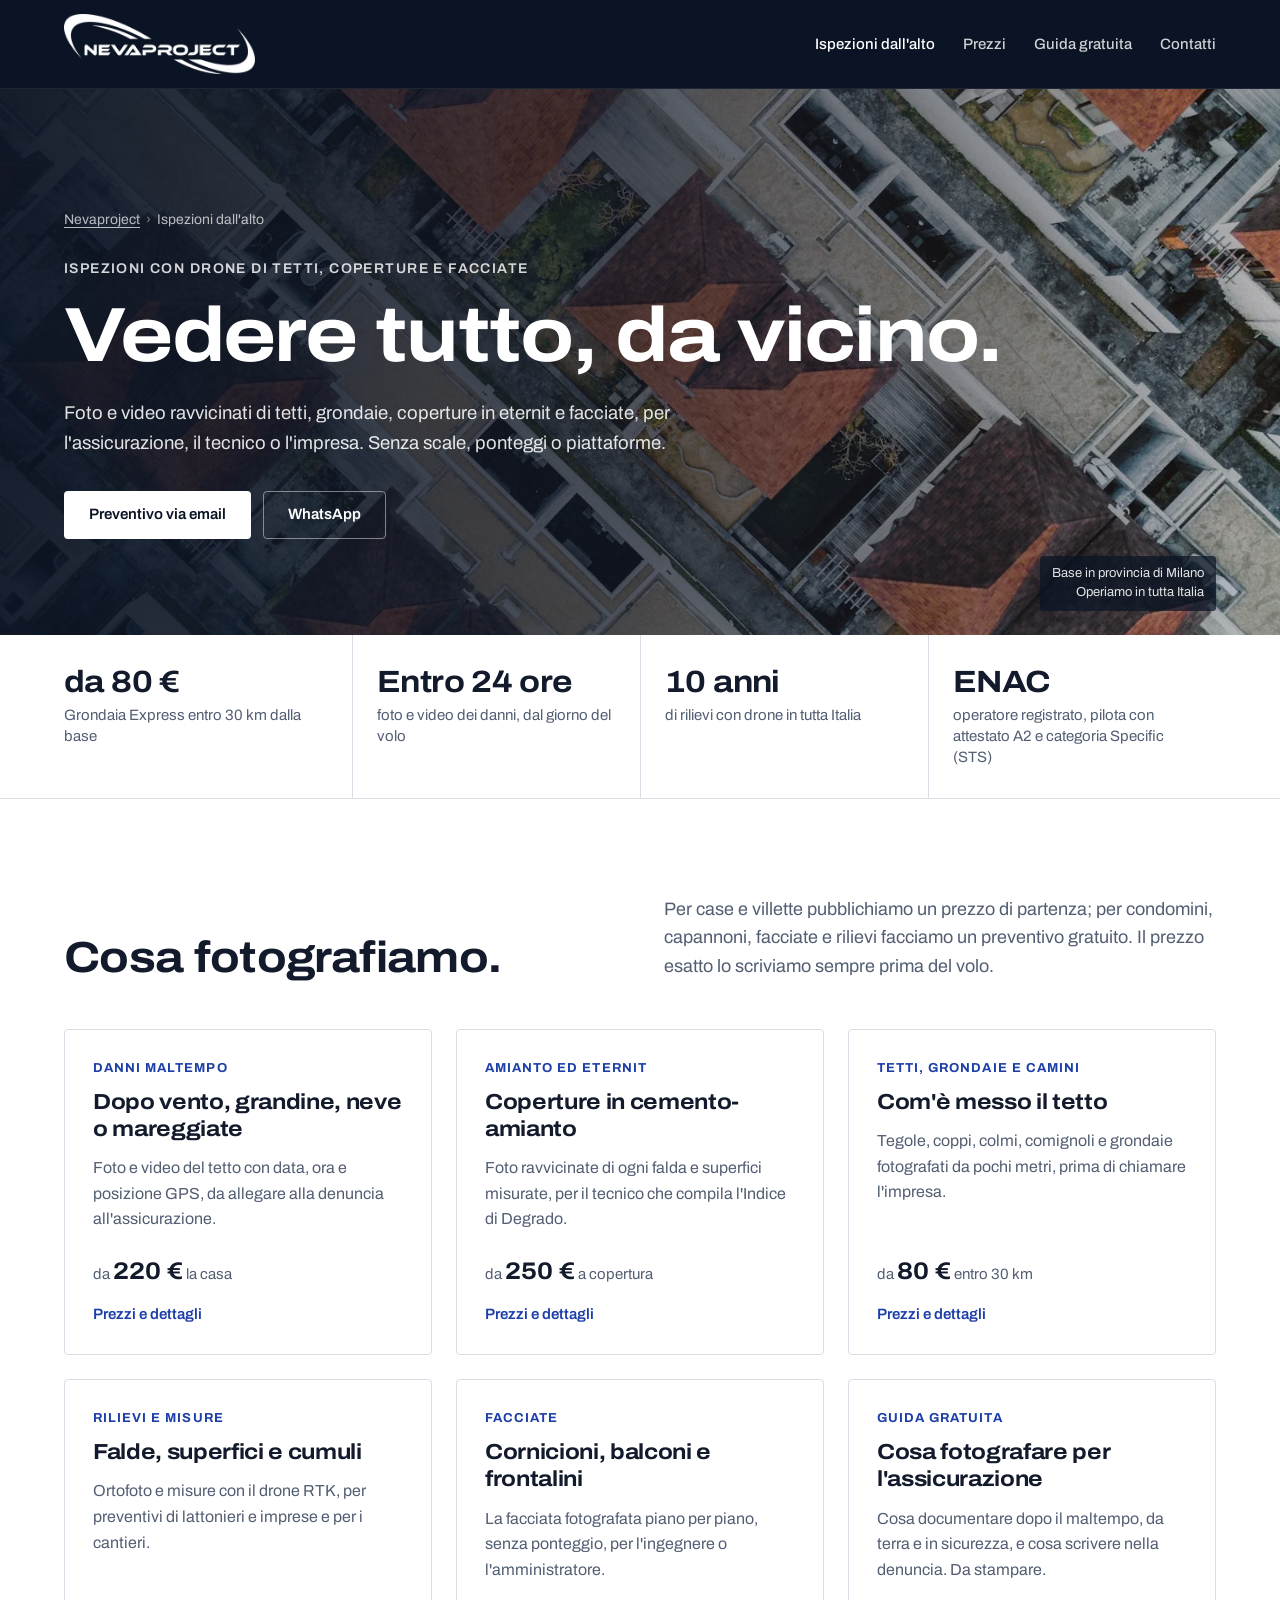
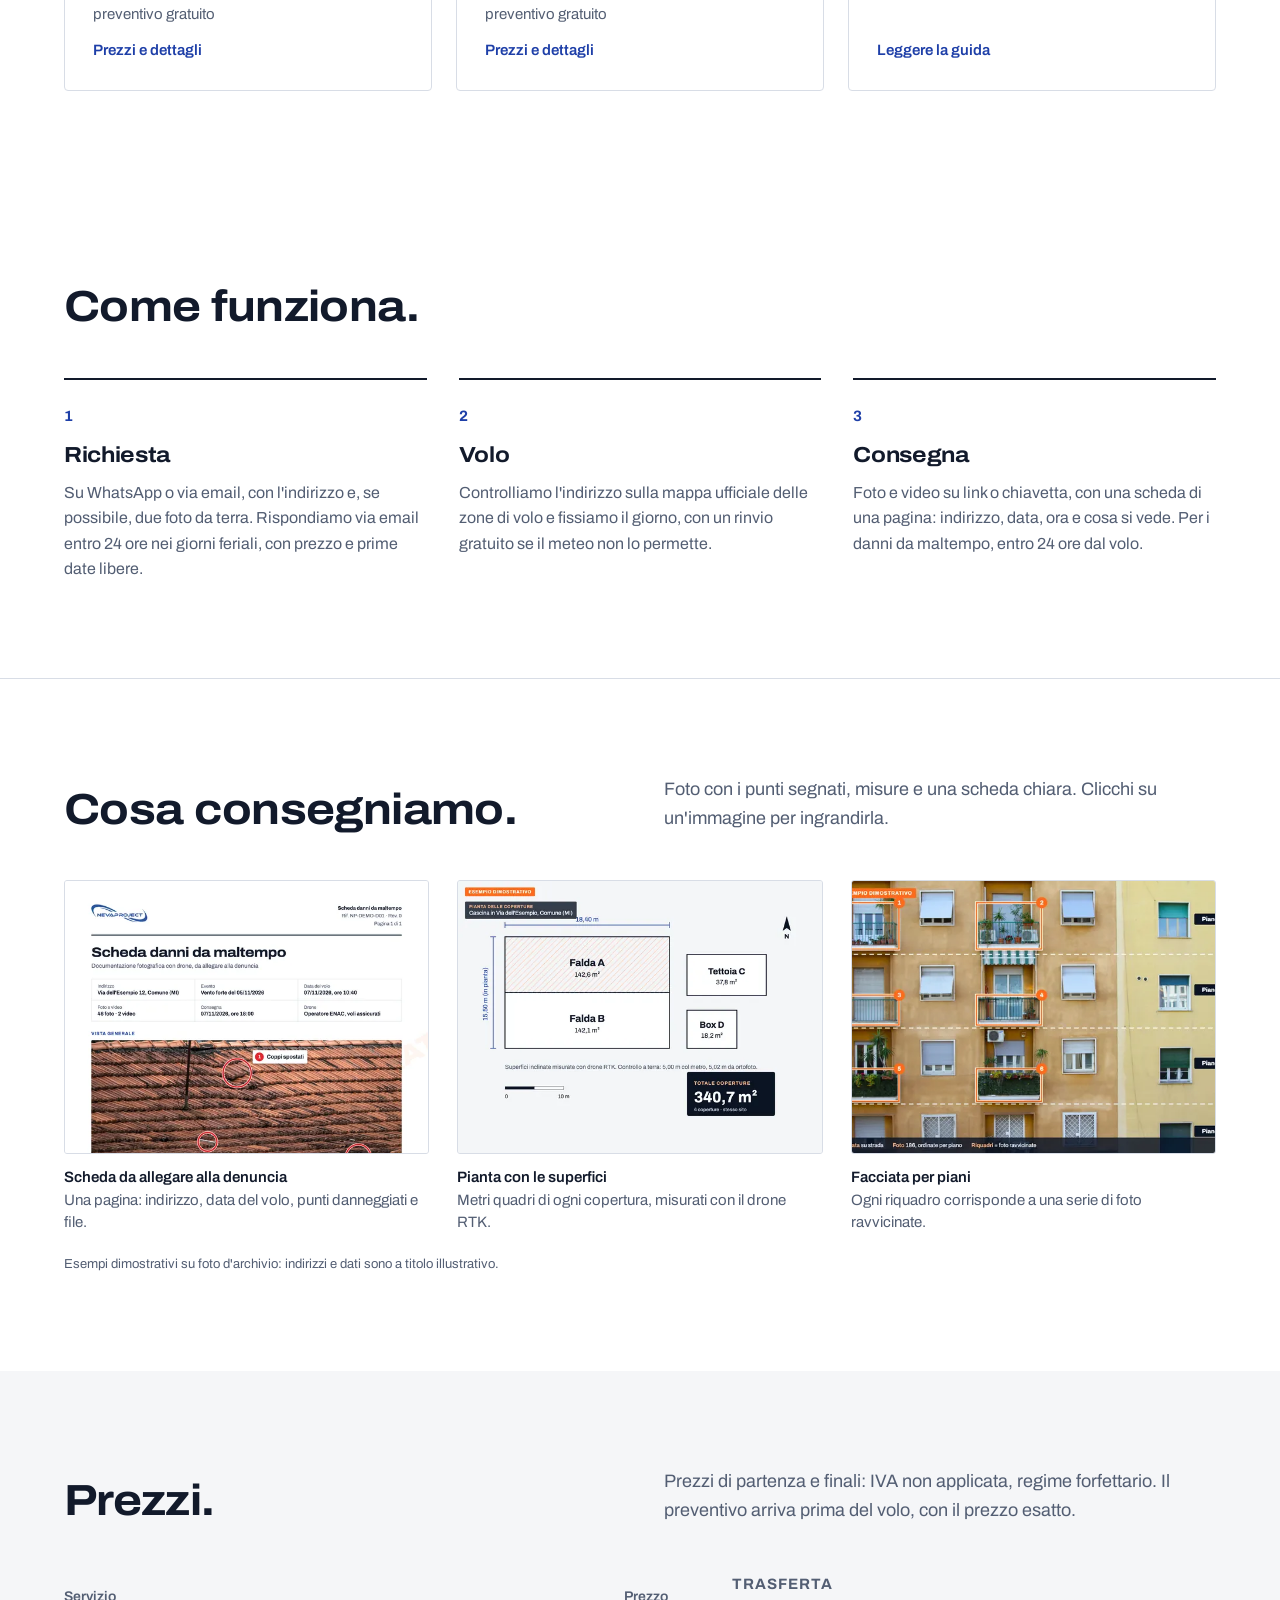
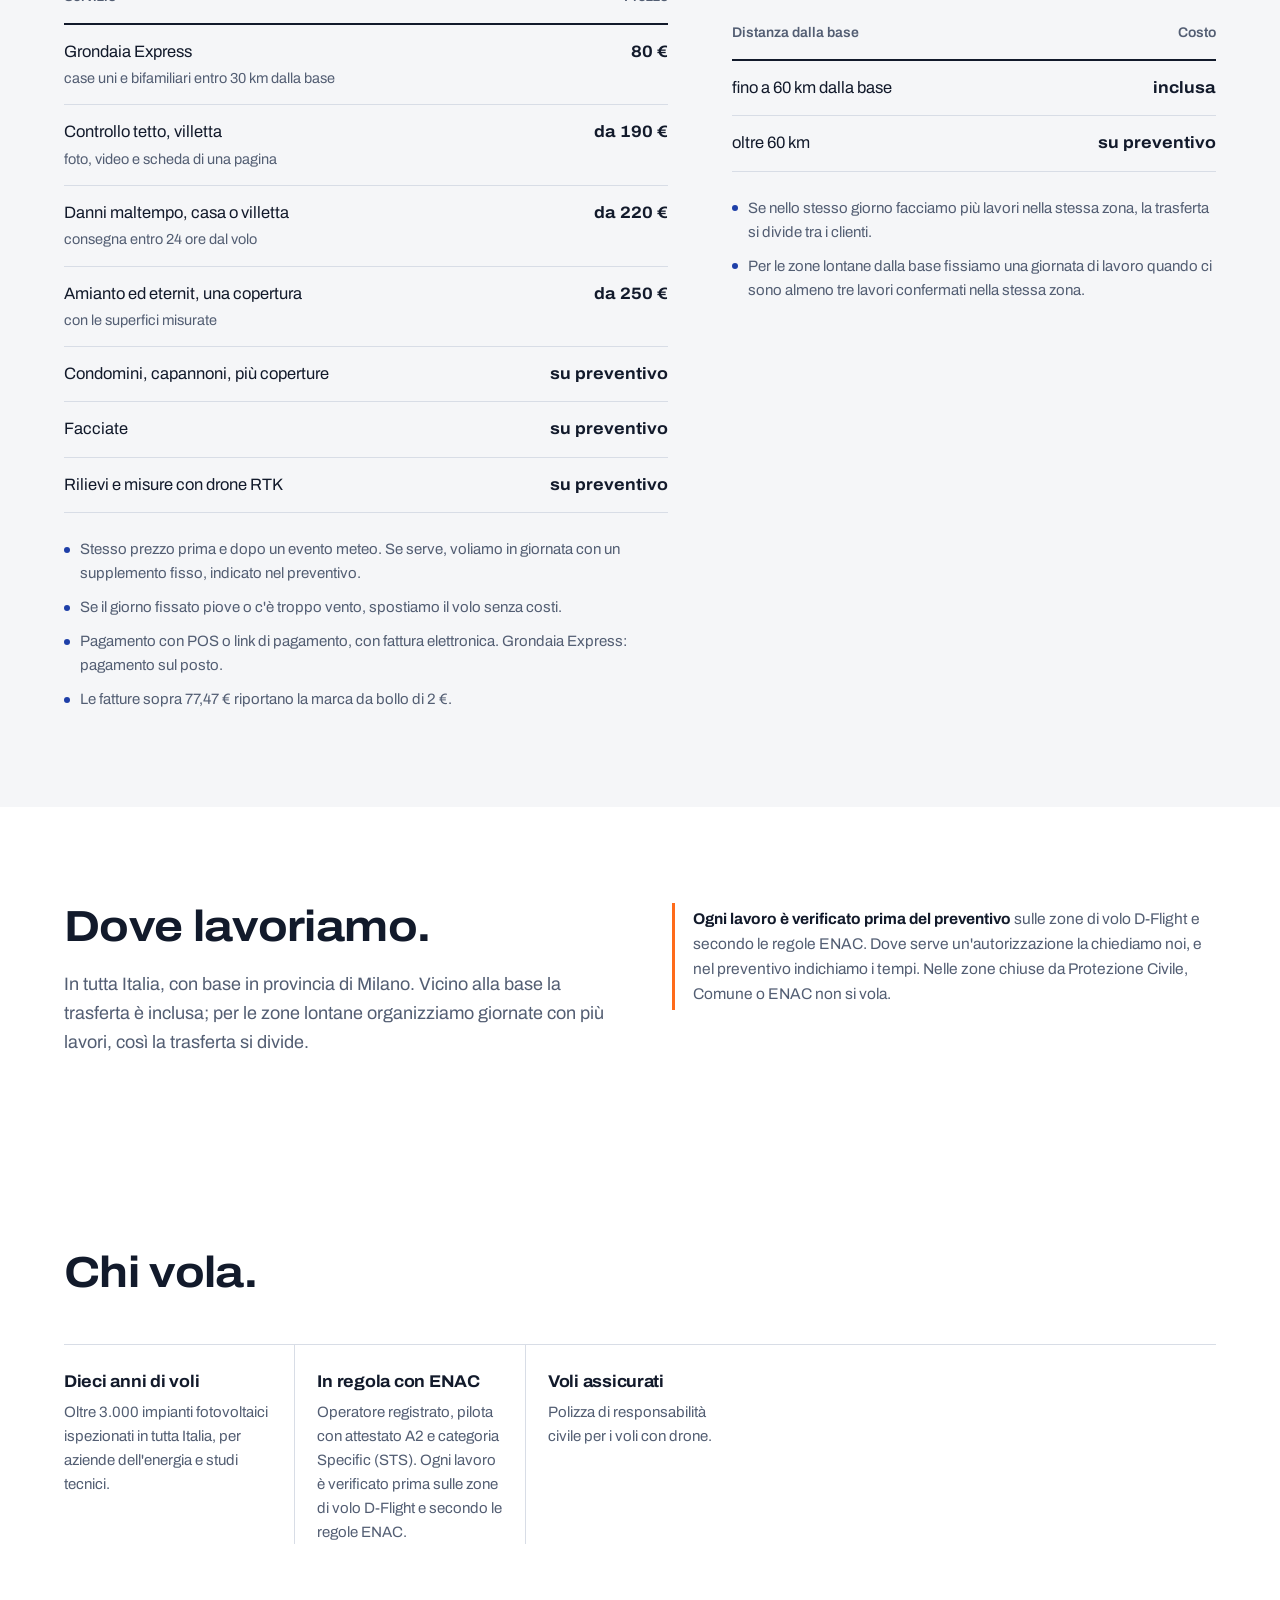
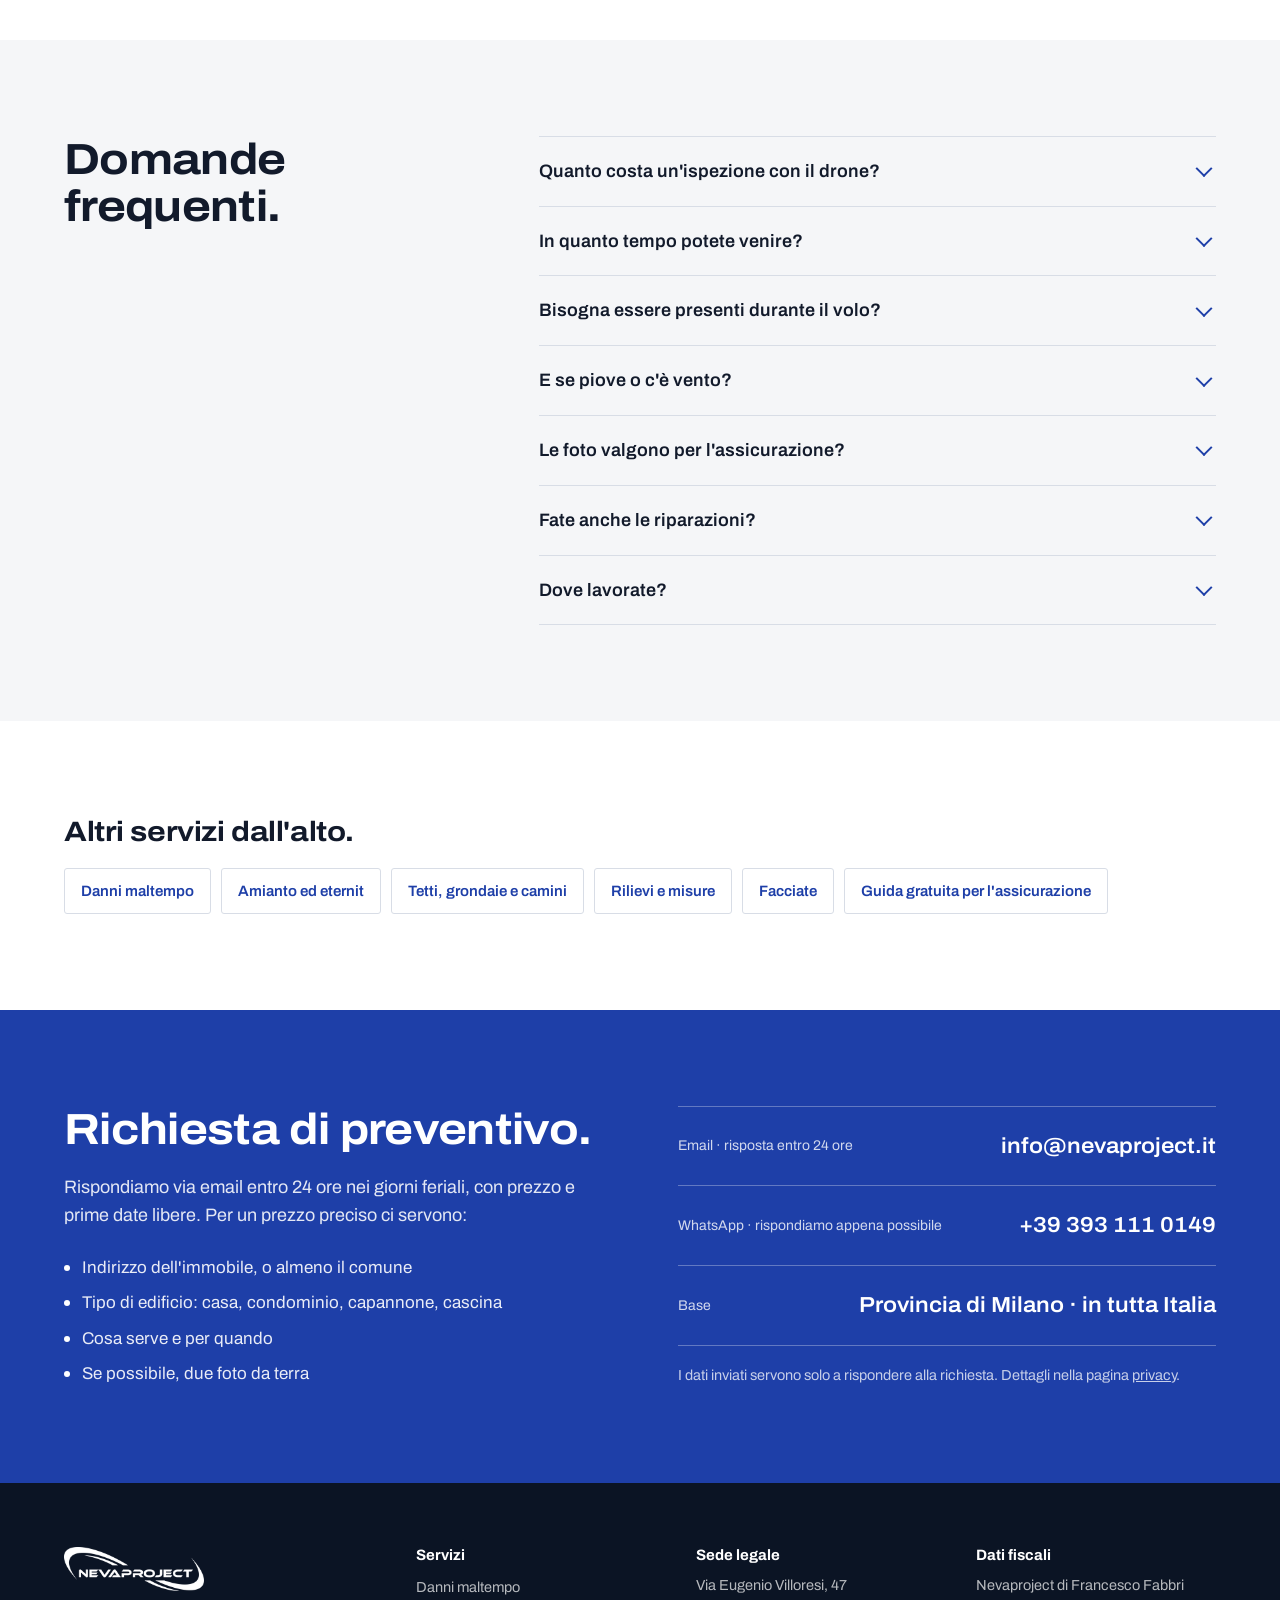
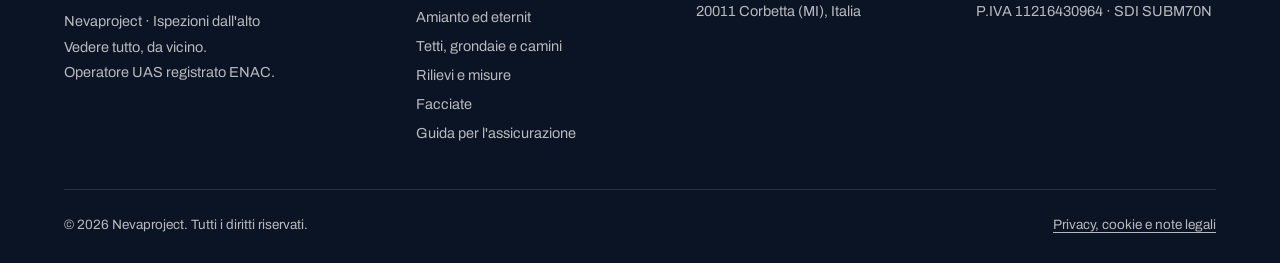
<file: ispezioni/index.html>
<!DOCTYPE html>
<!-- Generato da ~/progetti/NEVAPROJECT/ispezioni/sito_sorgenti/build.py: i testi si modificano lì, poi si rilancia lo script. -->
<html lang="it">
<head>
<meta charset="utf-8">
<meta name="viewport" content="width=device-width,initial-scale=1">
<title>Ispezioni con drone di tetti, facciate e danni | Nevaproject</title>
<meta name="description" content="Foto e video con drone di tetti, grondaie, eternit e facciate, e dei danni da maltempo per l'assicurazione. In tutta Italia, prezzi da 80 €.">
<link rel="canonical" href="https://nevaproject.it/ispezioni/">
<meta name="theme-color" content="#0B1424">
<link rel="icon" href="../favicon.svg" type="image/svg+xml">
<link rel="apple-touch-icon" href="../apple-touch-icon.png">
<meta property="og:type" content="website">
<meta property="og:locale" content="it_IT">
<meta property="og:site_name" content="Nevaproject">
<meta property="og:title" content="Nevaproject · Ispezioni dall'alto. Vedere tutto, da vicino.">
<meta property="og:description" content="Foto e video con drone di tetti, grondaie, eternit e facciate, e dei danni da maltempo per l'assicurazione. In tutta Italia, prezzi da 80 €.">
<meta property="og:url" content="https://nevaproject.it/ispezioni/">
<meta property="og:image" content="https://nevaproject.it/assets/og-image.jpg">
<meta name="twitter:card" content="summary_large_image">
<link rel="preload" href="../assets/fonts/archivo-latin-wdth.woff2" as="font" type="font/woff2" crossorigin>
<link rel="stylesheet" href="../ispezioni/ispezioni.css">
<script type="application/ld+json">
{
 "@context": "https://schema.org",
 "@graph": [
  {
   "@type": "ProfessionalService",
   "@id": "https://nevaproject.it/#org",
   "name": "Nevaproject",
   "url": "https://nevaproject.it/",
   "telephone": "+39 393 111 0149",
   "email": "info@nevaproject.it",
   "logo": "https://nevaproject.it/assets/logo.png",
   "image": "https://nevaproject.it/assets/og-image.jpg",
   "address": {
    "@type": "PostalAddress",
    "streetAddress": "Via Eugenio Villoresi 47",
    "postalCode": "20011",
    "addressLocality": "Corbetta",
    "addressRegion": "MI",
    "addressCountry": "IT"
   },
   "geo": {
    "@type": "GeoCoordinates",
    "latitude": 45.4686,
    "longitude": 8.911
   },
   "areaServed": [
    {
     "@type": "Country",
     "name": "Italia"
    }
   ]
  },
  {
   "@type": "Service",
   "@id": "https://nevaproject.it/ispezioni/#servizio",
   "name": "Nevaproject · Ispezioni dall'alto",
   "slogan": "Vedere tutto, da vicino.",
   "serviceType": "Ispezioni con drone",
   "description": "Foto e video con drone di tetti, grondaie, coperture in eternit e facciate, documentazione dei danni da maltempo e rilievi con RTK, in tutta Italia.",
   "provider": {
    "@id": "https://nevaproject.it/#org"
   },
   "areaServed": [
    {
     "@type": "Country",
     "name": "Italia"
    }
   ],
   "url": "https://nevaproject.it/ispezioni/",
   "hasOfferCatalog": {
    "@type": "OfferCatalog",
    "name": "Ispezioni dall'alto",
    "itemListElement": [
     {
      "@type": "Offer",
      "itemOffered": {
       "@type": "Service",
       "name": "Danni maltempo",
       "url": "https://nevaproject.it/ispezioni/danni-maltempo/"
      },
      "priceCurrency": "EUR",
      "priceSpecification": {
       "@type": "PriceSpecification",
       "minPrice": 220,
       "priceCurrency": "EUR"
      }
     },
     {
      "@type": "Offer",
      "itemOffered": {
       "@type": "Service",
       "name": "Amianto ed eternit",
       "url": "https://nevaproject.it/ispezioni/amianto-eternit/"
      },
      "priceCurrency": "EUR",
      "priceSpecification": {
       "@type": "PriceSpecification",
       "minPrice": 250,
       "priceCurrency": "EUR"
      }
     },
     {
      "@type": "Offer",
      "itemOffered": {
       "@type": "Service",
       "name": "Tetti, grondaie e camini",
       "url": "https://nevaproject.it/ispezioni/tetti-grondaie-camini/"
      },
      "priceCurrency": "EUR",
      "priceSpecification": {
       "@type": "PriceSpecification",
       "minPrice": 80,
       "priceCurrency": "EUR"
      }
     },
     {
      "@type": "Offer",
      "itemOffered": {
       "@type": "Service",
       "name": "Rilievi e misure",
       "url": "https://nevaproject.it/ispezioni/rilievi-misure/"
      }
     },
     {
      "@type": "Offer",
      "itemOffered": {
       "@type": "Service",
       "name": "Facciate",
       "url": "https://nevaproject.it/ispezioni/facciate/"
      }
     }
    ]
   }
  },
  {
   "@type": "BreadcrumbList",
   "itemListElement": [
    {
     "@type": "ListItem",
     "position": 1,
     "name": "Nevaproject",
     "item": "https://nevaproject.it/"
    },
    {
     "@type": "ListItem",
     "position": 2,
     "name": "Ispezioni dall'alto",
     "item": "https://nevaproject.it/ispezioni/"
    }
   ]
  },
  {
   "@type": "FAQPage",
   "mainEntity": [
    {
     "@type": "Question",
     "name": "Quanto costa un'ispezione con il drone?",
     "acceptedAnswer": {
      "@type": "Answer",
      "text": "Per una casa si parte da 80 € per la Grondaia Express entro 30 km dalla nostra base, da 190 € per il controllo completo e da 220 € per i danni da maltempo. Per condomini, capannoni, facciate e rilievi facciamo un preventivo gratuito. Il prezzo esatto lo scriviamo sempre prima del volo."
     }
    },
    {
     "@type": "Question",
     "name": "In quanto tempo potete venire?",
     "acceptedAnswer": {
      "@type": "Answer",
      "text": "Vicino alla base spesso bastano pochi giorni. Con un supplemento voliamo in giornata, quando il calendario lo permette. Dove il volo richiede un'autorizzazione i tempi sono più lunghi: li indichiamo nel preventivo."
     }
    },
    {
     "@type": "Question",
     "name": "Bisogna essere presenti durante il volo?",
     "acceptedAnswer": {
      "@type": "Answer",
      "text": "Serve qualcuno che ci indichi l'immobile all'arrivo. Il volo si fa dall'esterno e nessuno deve salire su scale o tetti. Per la Grondaia Express il pagamento è sul posto."
     }
    },
    {
     "@type": "Question",
     "name": "E se piove o c'è vento?",
     "acceptedAnswer": {
      "@type": "Answer",
      "text": "Con pioggia o vento forte non si vola: spostiamo la data senza costi."
     }
    },
    {
     "@type": "Question",
     "name": "Le foto valgono per l'assicurazione?",
     "acceptedAnswer": {
      "@type": "Answer",
      "text": "Sono foto e video con data, ora e posizione GPS registrate in ogni file, da allegare alla denuncia. Non sono una perizia: la stima del danno la fa il perito dell'assicurazione."
     }
    },
    {
     "@type": "Question",
     "name": "Fate anche le riparazioni?",
     "acceptedAnswer": {
      "@type": "Answer",
      "text": "No. Documentiamo lo stato dell'immobile; le riparazioni le fa l'impresa scelta dal cliente, che con le nostre foto può preparare il preventivo senza salire."
     }
    },
    {
     "@type": "Question",
     "name": "Dove lavorate?",
     "acceptedAnswer": {
      "@type": "Answer",
      "text": "In tutta Italia, con base in provincia di Milano. Per le zone lontane organizziamo una giornata di lavoro quando ci sono almeno tre richieste confermate nella stessa zona."
     }
    }
   ]
  }
 ]
}
</script>
</head>
<body>
<a class="skip" href="#main">Vai al contenuto</a>
<nav class="nav" aria-label="Principale"><div class="wrap nav-inner"><a href="../" class="logo"><img src="../assets/logo-white.webp" width="440" height="138" alt="Nevaproject, vai alla home"></a><button class="nav-toggle" type="button" aria-expanded="false" aria-controls="nav-links" aria-label="Apri il menu"><svg width="20" height="20" viewBox="0 0 24 24" fill="none" stroke="currentColor" stroke-width="2" aria-hidden="true"><path d="M3 6h18M3 12h18M3 18h18"/></svg></button><div class="nav-links" id="nav-links"><a href="../ispezioni/" aria-current="page">Ispezioni dall'alto</a><a href="../ispezioni/#prezzi">Prezzi</a><a href="../ispezioni/guida-foto-assicurazione/">Guida gratuita</a><a href="#contatti">Contatti</a></div></div></nav>
<header class="hero has-img main" id="top"><img class="hero-img" src="../assets/img/tetti-zenitale-1600.webp" srcset="../assets/img/tetti-zenitale-800.webp 800w, ../assets/img/tetti-zenitale-1600.webp 1600w" sizes="100vw" width="1600" height="1199" fetchpriority="high" alt="Tetti in coppi ripresi dall'alto"><div class="wrap hero-content"><ol class="crumbs"><li><a href="../">Nevaproject</a></li><li aria-current="page">Ispezioni dall'alto</li></ol><h1><span class="hero-kicker">Ispezioni con drone di tetti, coperture e facciate</span>Vedere tutto, da vicino.</h1><p class="hero-sub">Foto e video ravvicinati di tetti, grondaie, coperture in eternit e facciate, per l'assicurazione, il tecnico o l'impresa. Senza scale, ponteggi o piattaforme.</p><div class="hero-actions"><a href="#contatti" class="btn btn-light">Preventivo via email</a><a href="https://wa.me/393931110149?text=Buongiorno%2C%20vorrei%20un%20preventivo%20per%3A%20ispezione%20con%20drone.%20Indirizzo%20dell%27immobile%3A%20" class="btn btn-line" rel="noopener">WhatsApp</a></div></div><p class="hero-geo">Base in provincia di Milano<br>Operiamo in tutta Italia</p></header>
<main id="main">
<section class="facts" aria-label="In breve"><div class="wrap"><ul><li><strong class="num">da 80&nbsp;€</strong>Grondaia Express entro 30 km dalla base</li><li><strong>Entro 24 ore</strong>foto e video dei danni, dal giorno del volo</li><li><strong class="num">10 anni</strong>di rilievi con drone in tutta Italia</li><li><strong>ENAC</strong>operatore registrato, pilota con attestato A2 e categoria Specific (STS)</li></ul></div></section><section class="sec" id="servizi" aria-labelledby="servizi-t"><div class="wrap"><div class="sec-head"><h2 id="servizi-t">Cosa fotografiamo.</h2><p class="lede">Per case e villette pubblichiamo un prezzo di partenza; per condomini, capannoni, facciate e rilievi facciamo un preventivo gratuito. Il prezzo esatto lo scriviamo sempre prima del volo.</p></div><div class="cards"><a class="card" href="../ispezioni/danni-maltempo/"><span class="kind">Danni maltempo</span><h3>Dopo vento, grandine, neve o mareggiate</h3><p>Foto e video del tetto con data, ora e posizione GPS, da allegare alla denuncia all'assicurazione.</p><p class="from">da <b class="num">220&nbsp;€</b> la casa</p><span class="go">Prezzi e dettagli</span></a><a class="card" href="../ispezioni/amianto-eternit/"><span class="kind">Amianto ed eternit</span><h3>Coperture in cemento-amianto</h3><p>Foto ravvicinate di ogni falda e superfici misurate, per il tecnico che compila l'Indice di Degrado.</p><p class="from">da <b class="num">250&nbsp;€</b> a copertura</p><span class="go">Prezzi e dettagli</span></a><a class="card" href="../ispezioni/tetti-grondaie-camini/"><span class="kind">Tetti, grondaie e camini</span><h3>Com'è messo il tetto</h3><p>Tegole, coppi, colmi, comignoli e grondaie fotografati da pochi metri, prima di chiamare l'impresa.</p><p class="from">da <b class="num">80&nbsp;€</b> entro 30 km</p><span class="go">Prezzi e dettagli</span></a><a class="card" href="../ispezioni/rilievi-misure/"><span class="kind">Rilievi e misure</span><h3>Falde, superfici e cumuli</h3><p>Ortofoto e misure con il drone RTK, per preventivi di lattonieri e imprese e per i cantieri.</p><p class="from">preventivo gratuito</p><span class="go">Prezzi e dettagli</span></a><a class="card" href="../ispezioni/facciate/"><span class="kind">Facciate</span><h3>Cornicioni, balconi e frontalini</h3><p>La facciata fotografata piano per piano, senza ponteggio, per l'ingegnere o l'amministratore.</p><p class="from">preventivo gratuito</p><span class="go">Prezzi e dettagli</span></a><a class="card" href="../ispezioni/guida-foto-assicurazione/"><span class="kind">Guida gratuita</span><h3>Cosa fotografare per l'assicurazione</h3><p>Cosa documentare dopo il maltempo, da terra e in sicurezza, e cosa scrivere nella denuncia. Da stampare.</p><span class="go" style="margin-top:auto;padding-top:20px">Leggere la guida</span></a></div></div></section><section class="sec" id="come" aria-labelledby="come-t"><div class="wrap"><div class="sec-head solo"><h2 id="come-t">Come funziona.</h2></div><ol class="steps"><li><h3>Richiesta</h3><p>Su WhatsApp o via email, con l'indirizzo e, se possibile, due foto da terra. Rispondiamo via email entro 24 ore nei giorni feriali, con prezzo e prime date libere.</p></li><li><h3>Volo</h3><p>Controlliamo l'indirizzo sulla mappa ufficiale delle zone di volo e fissiamo il giorno, con un rinvio gratuito se il meteo non lo permette.</p></li><li><h3>Consegna</h3><p>Foto e video su link o chiavetta, con una scheda di una pagina: indirizzo, data, ora e cosa si vede. Per i danni da maltempo, entro 24 ore dal volo.</p></li></ol></div></section><section class="sec" id="esempi" aria-labelledby="esempi-t"><div class="wrap"><div class="sec-head"><h2 id="esempi-t">Cosa consegniamo.</h2><p class="lede">Foto con i punti segnati, misure e una scheda chiara. Clicchi su un'immagine per ingrandirla.</p></div><ul class="samples"><li><a href="../assets/img/ex-danni-scheda-1240.webp" data-lb><img src="../assets/img/ex-danni-scheda-620.webp" width="620" height="877" loading="lazy" decoding="async" alt="Scheda di una pagina con dati del volo, foto del tetto e tabella dei punti danneggiati"></a><p><b>Scheda da allegare alla denuncia</b>Una pagina: indirizzo, data del volo, punti danneggiati e file.</p></li><li><a href="../assets/img/ex-amianto-pianta-1240.webp" data-lb><img src="../assets/img/ex-amianto-pianta-620.webp" width="620" height="465" loading="lazy" decoding="async" alt="Pianta di quattro coperture con le superfici misurate in metri quadri e il totale"></a><p><b>Pianta con le superfici</b>Metri quadri di ogni copertura, misurati con il drone RTK.</p></li><li><a href="../assets/img/ex-facciate-prospetto-1240.webp" data-lb><img src="../assets/img/ex-facciate-prospetto-620.webp" width="620" height="414" loading="lazy" decoding="async" alt="Facciata di un condominio divisa per piani con riquadri numerati sulle foto ravvicinate"></a><p><b>Facciata per piani</b>Ogni riquadro corrisponde a una serie di foto ravvicinate.</p></li></ul><p class="samples-note">Esempi dimostrativi su foto d'archivio: indirizzi e dati sono a titolo illustrativo.</p></div></section><section class="sec alt" id="prezzi" aria-labelledby="prezzi-t"><div class="wrap"><div class="sec-head"><h2 id="prezzi-t">Prezzi.</h2><p class="lede">Prezzi di partenza e finali: IVA non applicata, regime forfettario. Il preventivo arriva prima del volo, con il prezzo esatto.</p></div><div class="tables"><div><table class="prices"><thead><tr><th scope="col">Servizio</th><th scope="col">Prezzo</th></tr></thead><tbody><tr><td>Grondaia Express<span class="sub">case uni e bifamiliari entro 30 km dalla base</span></td><td class="num">80&nbsp;€</td></tr><tr><td>Controllo tetto, villetta<span class="sub">foto, video e scheda di una pagina</span></td><td class="num">da 190&nbsp;€</td></tr><tr><td>Danni maltempo, casa o villetta<span class="sub">consegna entro 24 ore dal volo</span></td><td class="num">da 220&nbsp;€</td></tr><tr><td>Amianto ed eternit, una copertura<span class="sub">con le superfici misurate</span></td><td class="num">da 250&nbsp;€</td></tr><tr><td>Condomini, capannoni, più coperture</td><td class="num">su preventivo</td></tr><tr><td>Facciate</td><td class="num">su preventivo</td></tr><tr><td>Rilievi e misure con drone RTK</td><td class="num">su preventivo</td></tr></tbody></table><ul class="price-notes"><li>Stesso prezzo prima e dopo un evento meteo. Se serve, voliamo in giornata con un supplemento fisso, indicato nel preventivo.</li><li>Se il giorno fissato piove o c'è troppo vento, spostiamo il volo senza costi.</li><li>Pagamento con POS o link di pagamento, con fattura elettronica. Grondaia Express: pagamento sul posto.</li><li>Le fatture sopra 77,47&nbsp;€ riportano la marca da bollo di 2&nbsp;€.</li></ul></div><div id="trasferta"><table class="prices"><caption>Trasferta</caption><thead><tr><th scope="col">Distanza dalla base</th><th scope="col">Costo</th></tr></thead><tbody><tr><td>fino a 60 km dalla base</td><td class="num">inclusa</td></tr><tr><td>oltre 60 km</td><td class="num">su preventivo</td></tr></tbody></table><ul class="price-notes"><li>Se nello stesso giorno facciamo più lavori nella stessa zona, la trasferta si divide tra i clienti.</li><li>Per le zone lontane dalla base fissiamo una giornata di lavoro quando ci sono almeno tre lavori confermati nella stessa zona.</li></ul></div></div></div></section><section class="sec" id="zone" aria-labelledby="zone-t"><div class="wrap"><div class="two"><div><h2 id="zone-t">Dove lavoriamo.</h2><p class="lede" style="margin-top:20px">In tutta Italia, con base in provincia di Milano. Vicino alla base la trasferta è inclusa; per le zone lontane organizziamo giornate con più lavori, così la trasferta si divide.</p></div><div class="prose"><p class="notice"><strong>Ogni lavoro è verificato prima del preventivo</strong> sulle zone di volo D-Flight e secondo le regole ENAC. Dove serve un'autorizzazione la chiediamo noi, e nel preventivo indichiamo i tempi. Nelle zone chiuse da Protezione Civile, Comune o ENAC non si vola.</p></div></div></div></section>
<section class="sec" aria-labelledby="fiducia-t"><div class="wrap"><div class="sec-head solo"><h2 id="fiducia-t">Chi vola.</h2></div><ul class="trust"><li><h3>Dieci anni di voli</h3><p>Oltre 3.000 impianti fotovoltaici ispezionati in tutta Italia, per aziende dell'energia e studi tecnici.</p></li><li><h3>In regola con ENAC</h3><p>Operatore registrato, pilota con attestato A2 e categoria Specific (STS). Ogni lavoro è verificato prima sulle zone di volo D-Flight e secondo le regole ENAC.</p></li><li><h3>Voli assicurati</h3><p>Polizza di responsabilità civile per i voli con drone.</p></li></ul></div></section>
<section class="sec alt" id="faq" aria-labelledby="faq-t"><div class="wrap faq-inner"><h2 id="faq-t">Domande frequenti.</h2><div class="faq-list"><details><summary>Quanto costa un'ispezione con il drone?</summary><p>Per una casa si parte da 80&nbsp;€ per la Grondaia Express entro 30 km dalla nostra base, da 190&nbsp;€ per il controllo completo e da 220&nbsp;€ per i danni da maltempo. Per condomini, capannoni, facciate e rilievi facciamo un preventivo gratuito. Il prezzo esatto lo scriviamo sempre prima del volo.</p></details><details><summary>In quanto tempo potete venire?</summary><p>Vicino alla base spesso bastano pochi giorni. Con un supplemento voliamo in giornata, quando il calendario lo permette. Dove il volo richiede un'autorizzazione i tempi sono più lunghi: li indichiamo nel preventivo.</p></details><details><summary>Bisogna essere presenti durante il volo?</summary><p>Serve qualcuno che ci indichi l'immobile all'arrivo. Il volo si fa dall'esterno e nessuno deve salire su scale o tetti. Per la Grondaia Express il pagamento è sul posto.</p></details><details><summary>E se piove o c'è vento?</summary><p>Con pioggia o vento forte non si vola: spostiamo la data senza costi.</p></details><details><summary>Le foto valgono per l'assicurazione?</summary><p>Sono foto e video con data, ora e posizione GPS registrate in ogni file, da allegare alla denuncia. Non sono una perizia: la stima del danno la fa il perito dell'assicurazione.</p></details><details><summary>Fate anche le riparazioni?</summary><p>No. Documentiamo lo stato dell'immobile; le riparazioni le fa l'impresa scelta dal cliente, che con le nostre foto può preparare il preventivo senza salire.</p></details><details><summary>Dove lavorate?</summary><p>In tutta Italia, con base in provincia di Milano. Per le zone lontane organizziamo una giornata di lavoro quando ci sono almeno tre richieste confermate nella stessa zona.</p></details></div></div></section>
<section class="sec others-sec" aria-labelledby="altri-t"><div class="wrap"><h2 id="altri-t" style="font-size:clamp(22px,2.2vw,28px);margin-bottom:20px">Altri servizi dall'alto.</h2><nav class="others" aria-label="Altri servizi"><a href="../ispezioni/danni-maltempo/">Danni maltempo</a><a href="../ispezioni/amianto-eternit/">Amianto ed eternit</a><a href="../ispezioni/tetti-grondaie-camini/">Tetti, grondaie e camini</a><a href="../ispezioni/rilievi-misure/">Rilievi e misure</a><a href="../ispezioni/facciate/">Facciate</a><a href="../ispezioni/guida-foto-assicurazione/">Guida gratuita per l'assicurazione</a></nav></div></section>
</main>
<section id="contatti" class="contact" aria-labelledby="contatti-t"><div class="wrap contact-inner"><div><h2 id="contatti-t">Richiesta di preventivo.</h2><p class="lede">Rispondiamo via email entro 24 ore nei giorni feriali, con prezzo e prime date libere. Per un prezzo preciso ci servono:</p><ul class="need"><li>Indirizzo dell'immobile, o almeno il comune</li><li>Tipo di edificio: casa, condominio, capannone, cascina</li><li>Cosa serve e per quando</li><li>Se possibile, due foto da terra</li></ul></div><div><address class="ways"><a href="mailto:info@nevaproject.it?subject=Richiesta%20ispezione%20con%20drone%20-%20Ispezione%20con%20drone&amp;body=Buongiorno%2C%0Avorrei%20un%20preventivo%20per%3A%20ispezione%20con%20drone.%0A%0AIndirizzo%20dell%27immobile%3A%0ATipo%20di%20edificio%3A%0ACosa%20serve%20e%20per%20quando%3A%0A%0AGrazie"><span class="k">Email · risposta entro 24 ore</span><span class="v">info@nevaproject.it</span></a><a href="https://wa.me/393931110149?text=Buongiorno%2C%20vorrei%20un%20preventivo%20per%3A%20ispezione%20con%20drone.%20Indirizzo%20dell%27immobile%3A%20" rel="noopener"><span class="k">WhatsApp · rispondiamo appena possibile</span><span class="v num">+39 393 111 0149</span></a><span class="row"><span class="k">Base</span><span class="v">Provincia di Milano · in tutta Italia</span></span></address><p class="small">I dati inviati servono solo a rispondere alla richiesta. Dettagli nella pagina <a href="../privacy.html">privacy</a>.</p></div></div></section>
<footer><div class="wrap"><div class="foot-grid"><div><img src="../assets/logo-white.webp" width="440" height="138" loading="lazy" alt="Nevaproject"><p>Nevaproject · Ispezioni dall'alto<br>Vedere tutto, da vicino.<br>Operatore UAS registrato ENAC.</p></div><div><h2>Servizi</h2><ul><li><a href="../ispezioni/danni-maltempo/">Danni maltempo</a></li><li><a href="../ispezioni/amianto-eternit/">Amianto ed eternit</a></li><li><a href="../ispezioni/tetti-grondaie-camini/">Tetti, grondaie e camini</a></li><li><a href="../ispezioni/rilievi-misure/">Rilievi e misure</a></li><li><a href="../ispezioni/facciate/">Facciate</a></li><li><a href="../ispezioni/guida-foto-assicurazione/">Guida per l'assicurazione</a></li></ul></div><div><h2>Sede legale</h2><p>Via Eugenio Villoresi, 47<br>20011 Corbetta (MI), Italia</p></div><div><h2>Dati fiscali</h2><p>Nevaproject di Francesco Fabbri<br>P.IVA 11216430964 · SDI SUBM70N</p></div></div><div class="foot-bottom"><span>© <span id="y">2026</span> Nevaproject. Tutti i diritti riservati.</span><a href="../privacy.html">Privacy, cookie e note legali</a></div></div></footer>
<script src="../ispezioni/ispezioni.js" defer></script>
</body>
</html>
</file>
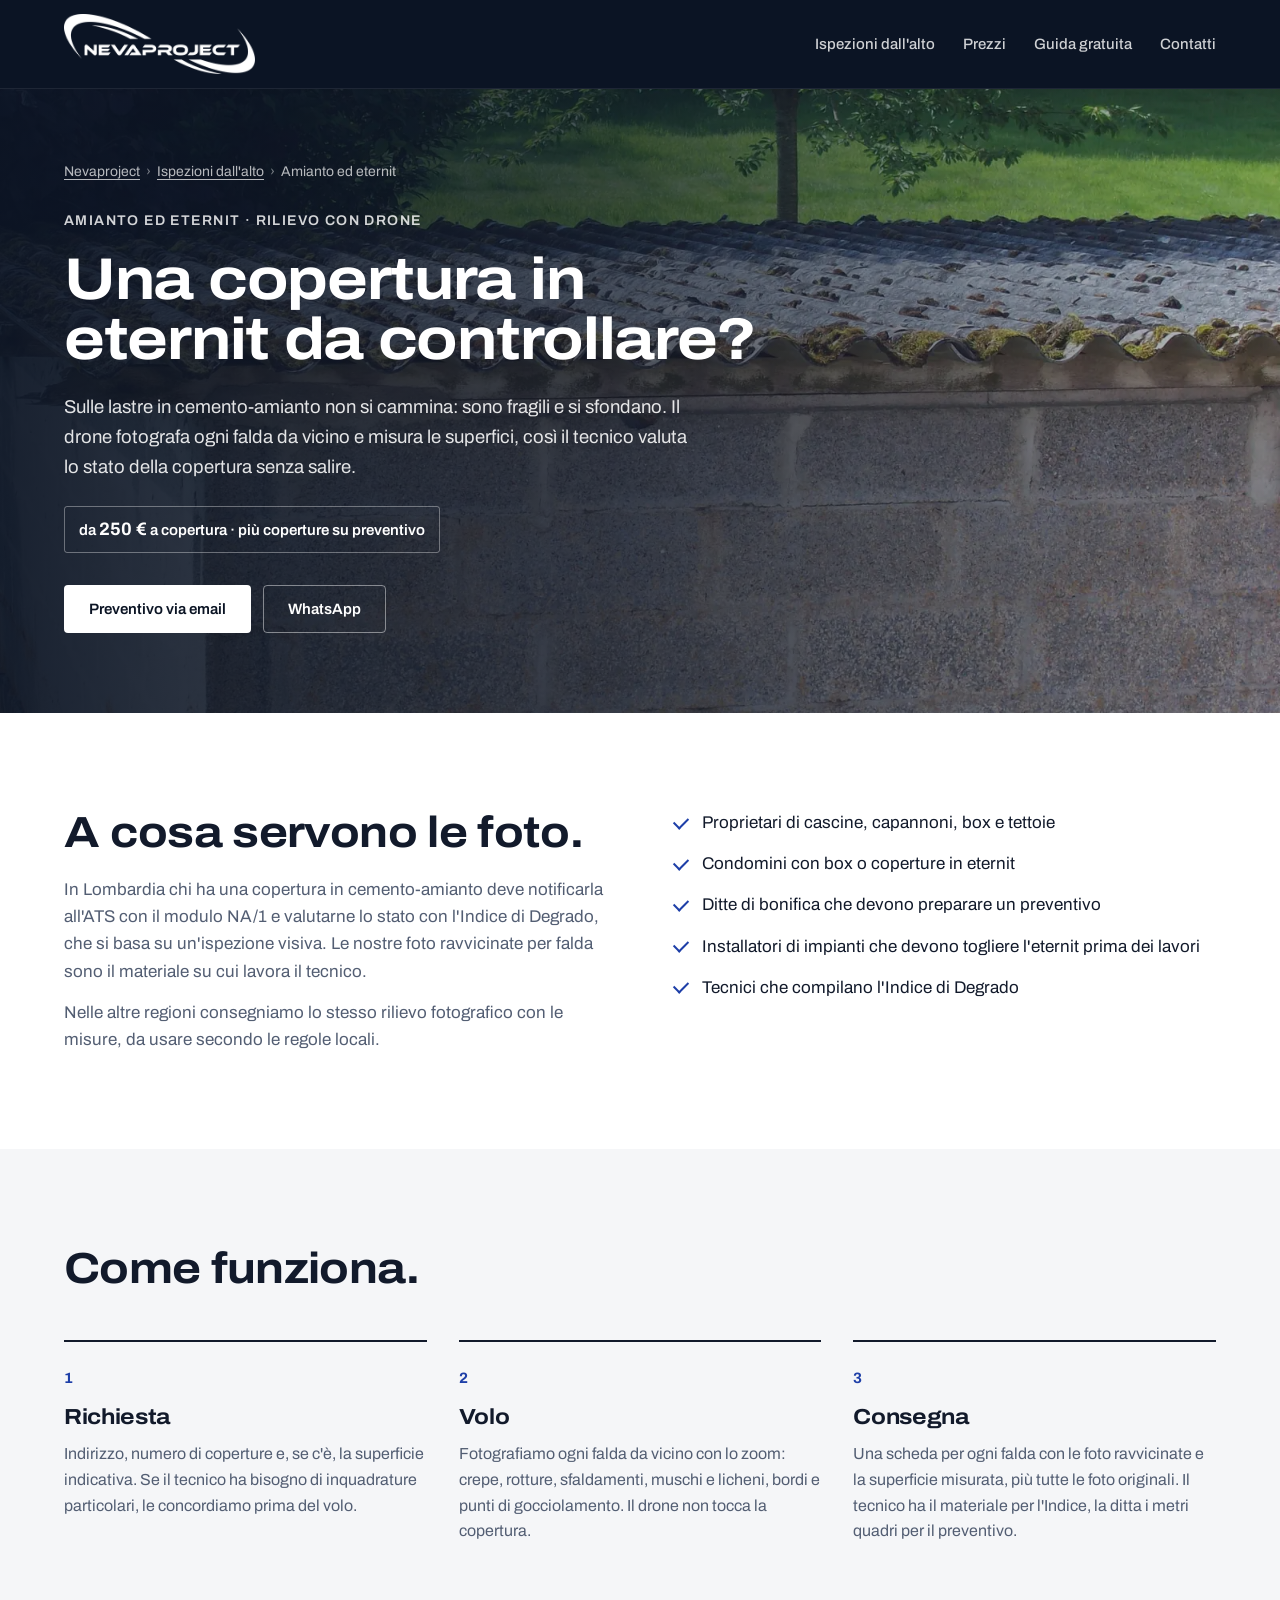
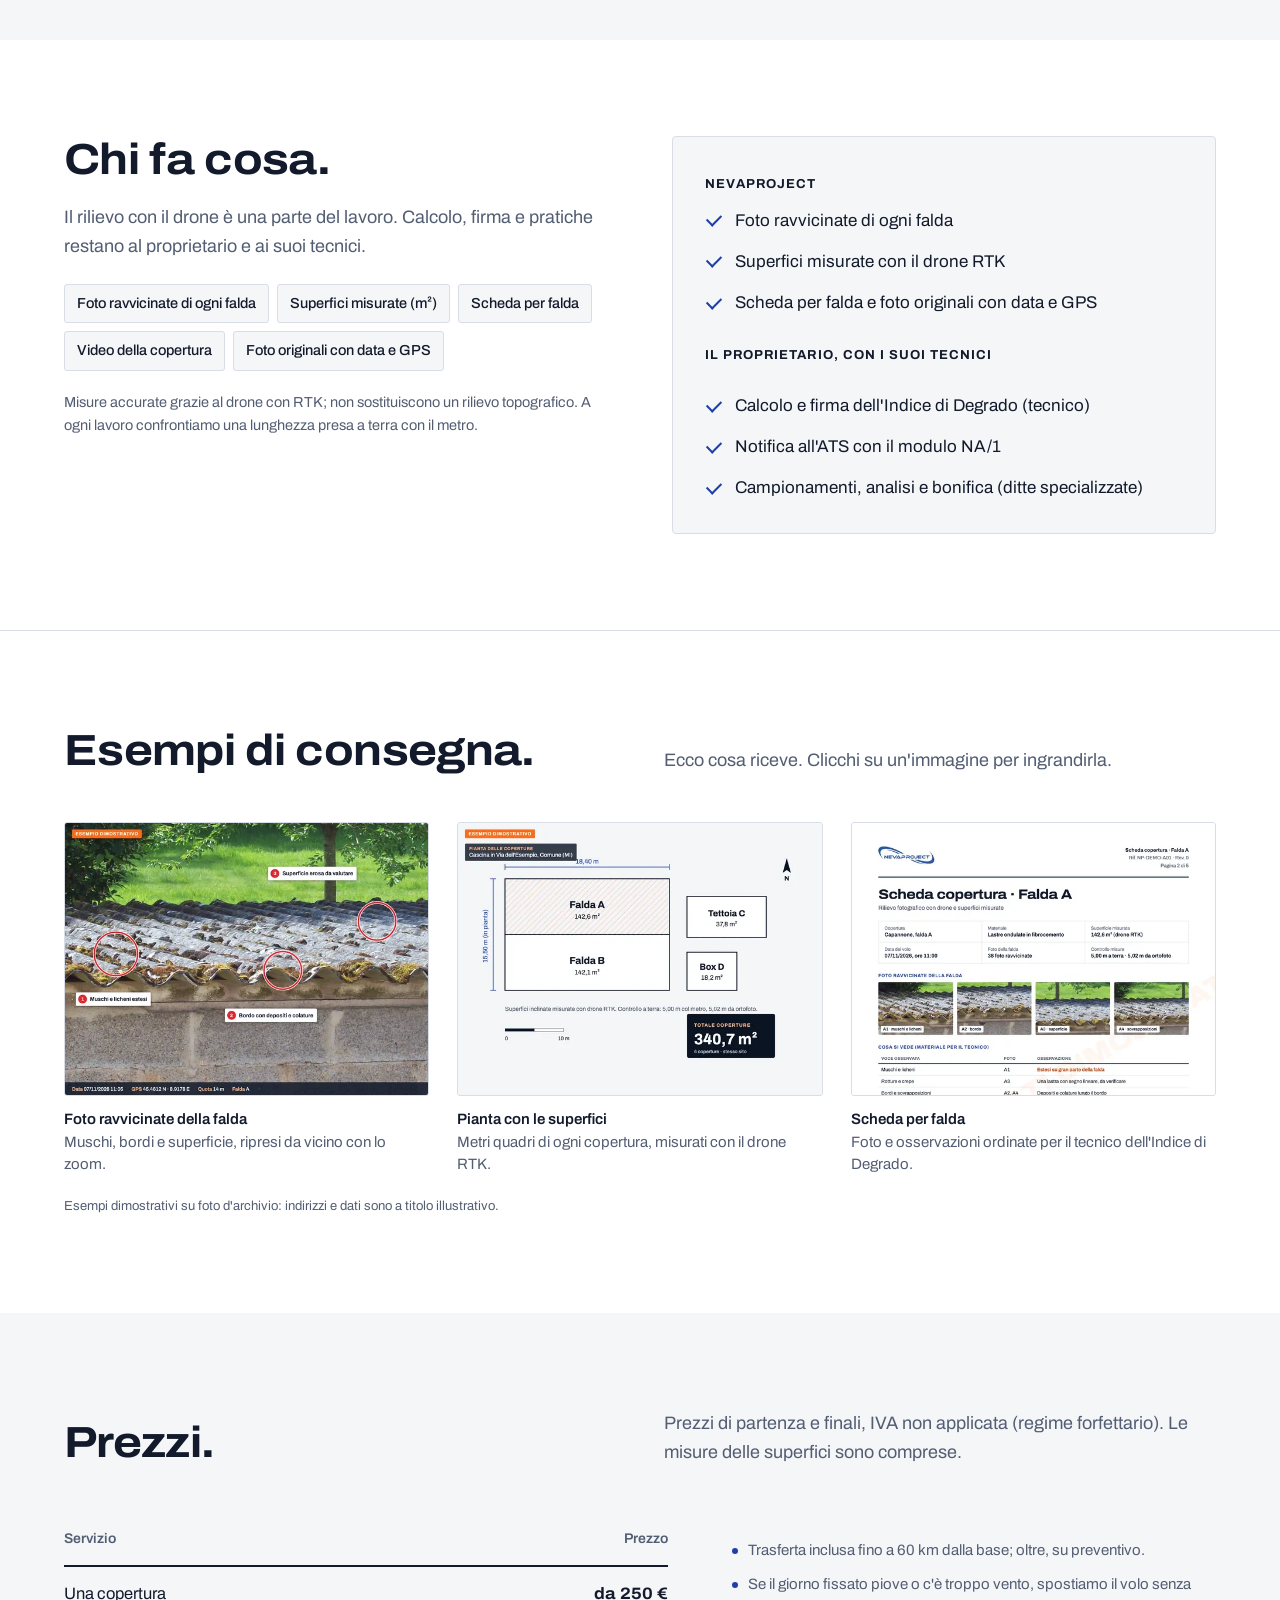
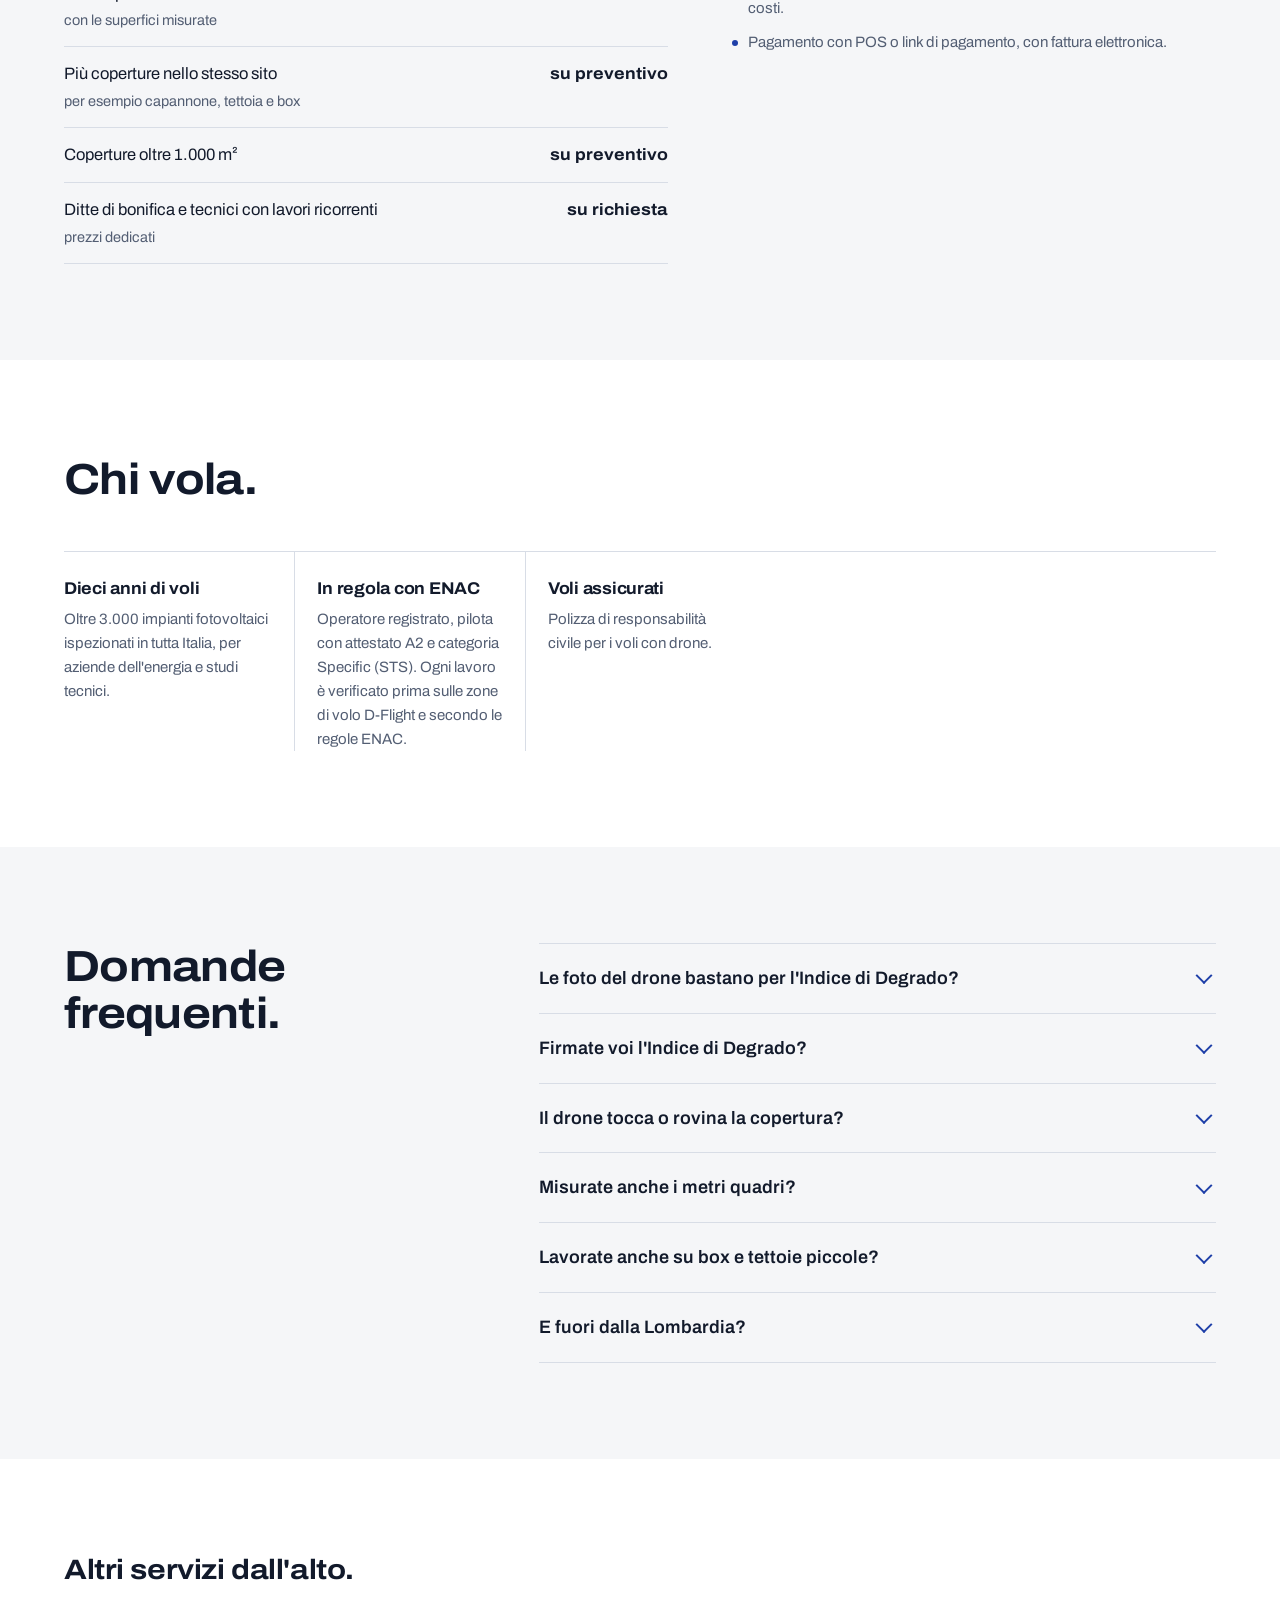
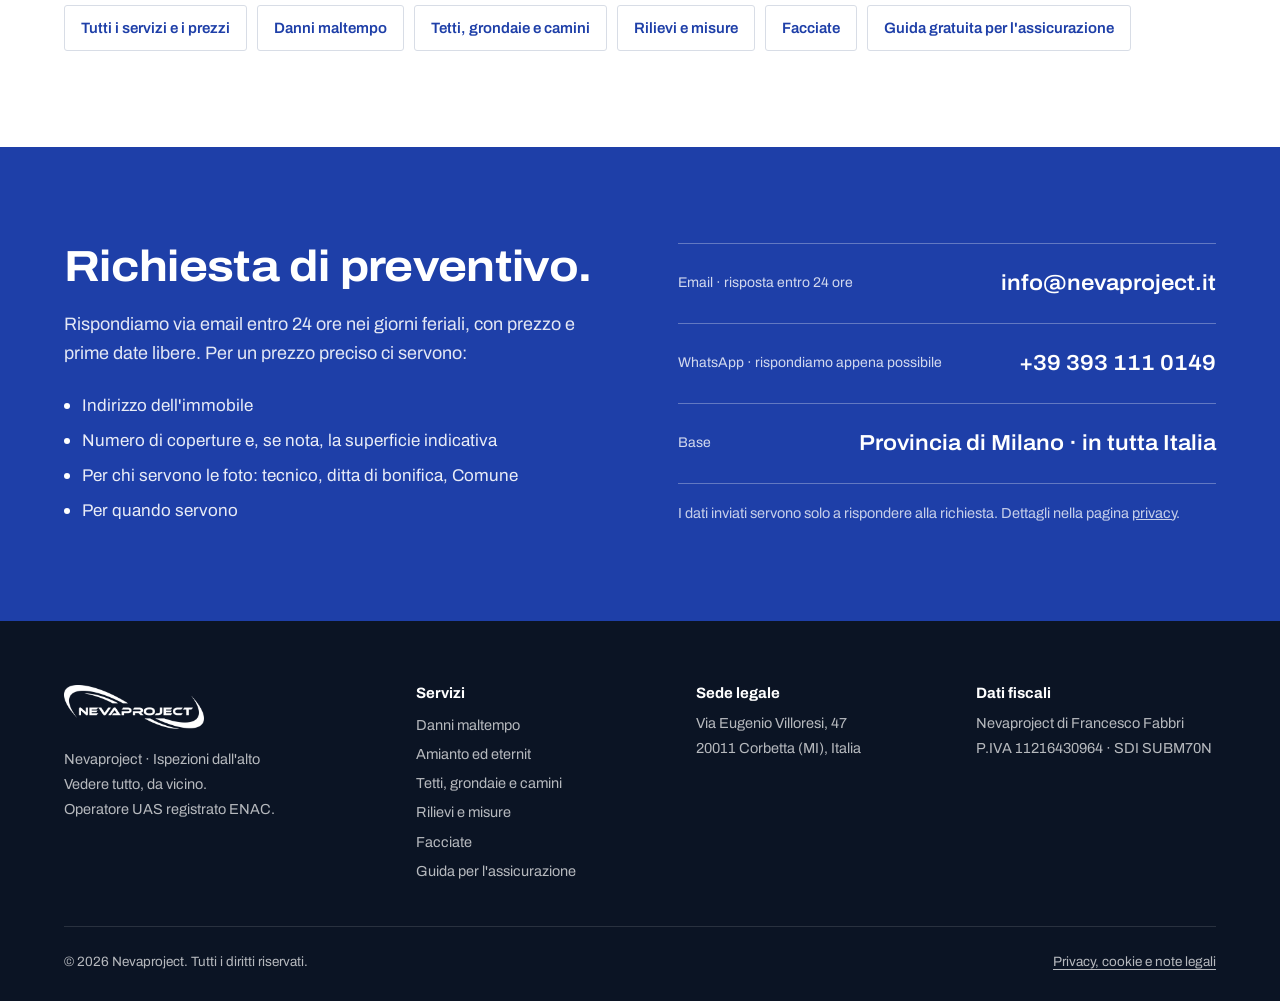
<file: ispezioni/amianto-eternit/index.html>
<!DOCTYPE html>
<!-- Generato da ~/progetti/NEVAPROJECT/ispezioni/sito_sorgenti/build.py: i testi si modificano lì, poi si rilancia lo script. -->
<html lang="it">
<head>
<meta charset="utf-8">
<meta name="viewport" content="width=device-width,initial-scale=1">
<title>Tetto in eternit: ispezione con drone senza salire | Nevaproject</title>
<meta name="description" content="Foto ravvicinate di ogni falda e superfici misurate con drone RTK, per il tecnico che compila l'Indice di Degrado. Da 250 € a copertura.">
<link rel="canonical" href="https://nevaproject.it/ispezioni/amianto-eternit/">
<meta name="theme-color" content="#0B1424">
<link rel="icon" href="../../favicon.svg" type="image/svg+xml">
<link rel="apple-touch-icon" href="../../apple-touch-icon.png">
<meta property="og:type" content="website">
<meta property="og:locale" content="it_IT">
<meta property="og:site_name" content="Nevaproject">
<meta property="og:title" content="Tetto in eternit: ispezione con drone senza salire | Nevaproject">
<meta property="og:description" content="Foto ravvicinate di ogni falda e superfici misurate con drone RTK, per il tecnico che compila l'Indice di Degrado. Da 250 € a copertura.">
<meta property="og:url" content="https://nevaproject.it/ispezioni/amianto-eternit/">
<meta property="og:image" content="https://nevaproject.it/assets/og-image.jpg">
<meta name="twitter:card" content="summary_large_image">
<link rel="preload" href="../../assets/fonts/archivo-latin-wdth.woff2" as="font" type="font/woff2" crossorigin>
<link rel="stylesheet" href="../../ispezioni/ispezioni.css">
<script type="application/ld+json">
{
 "@context": "https://schema.org",
 "@graph": [
  {
   "@type": "ProfessionalService",
   "@id": "https://nevaproject.it/#org",
   "name": "Nevaproject",
   "url": "https://nevaproject.it/",
   "telephone": "+39 393 111 0149",
   "email": "info@nevaproject.it",
   "logo": "https://nevaproject.it/assets/logo.png",
   "image": "https://nevaproject.it/assets/og-image.jpg",
   "address": {
    "@type": "PostalAddress",
    "streetAddress": "Via Eugenio Villoresi 47",
    "postalCode": "20011",
    "addressLocality": "Corbetta",
    "addressRegion": "MI",
    "addressCountry": "IT"
   },
   "geo": {
    "@type": "GeoCoordinates",
    "latitude": 45.4686,
    "longitude": 8.911
   },
   "areaServed": [
    {
     "@type": "Country",
     "name": "Italia"
    }
   ]
  },
  {
   "@type": "Service",
   "@id": "https://nevaproject.it/ispezioni/amianto-eternit/#servizio",
   "name": "Rilievo con drone di coperture in amianto ed eternit",
   "serviceType": "Rilievo fotografico con drone di coperture in cemento-amianto",
   "description": "Foto ravvicinate di ogni falda e superfici misurate con drone RTK, con scheda per falda, per il tecnico che calcola e firma l'Indice di Degrado. Solo rilievo con drone: niente campionamenti né bonifiche.",
   "provider": {
    "@id": "https://nevaproject.it/#org"
   },
   "areaServed": [
    {
     "@type": "Country",
     "name": "Italia"
    }
   ],
   "url": "https://nevaproject.it/ispezioni/amianto-eternit/",
   "offers": [
    {
     "@type": "Offer",
     "name": "Rilievo amianto, una copertura",
     "url": "https://nevaproject.it/ispezioni/amianto-eternit/",
     "priceCurrency": "EUR",
     "priceSpecification": {
      "@type": "PriceSpecification",
      "minPrice": 250,
      "priceCurrency": "EUR"
     }
    }
   ]
  },
  {
   "@type": "BreadcrumbList",
   "itemListElement": [
    {
     "@type": "ListItem",
     "position": 1,
     "name": "Nevaproject",
     "item": "https://nevaproject.it/"
    },
    {
     "@type": "ListItem",
     "position": 2,
     "name": "Ispezioni dall'alto",
     "item": "https://nevaproject.it/ispezioni/"
    },
    {
     "@type": "ListItem",
     "position": 3,
     "name": "Amianto ed eternit",
     "item": "https://nevaproject.it/ispezioni/amianto-eternit/"
    }
   ]
  },
  {
   "@type": "FAQPage",
   "mainEntity": [
    {
     "@type": "Question",
     "name": "Le foto del drone bastano per l'Indice di Degrado?",
     "acceptedAnswer": {
      "@type": "Answer",
      "text": "Le foto ravvicinate sono la base dell'ispezione visiva su cui si calcola l'Indice. Il calcolo e la firma restano al tecnico, che può chiederci inquadrature specifiche prima del volo."
     }
    },
    {
     "@type": "Question",
     "name": "Firmate voi l'Indice di Degrado?",
     "acceptedAnswer": {
      "@type": "Answer",
      "text": "No. Forniamo il rilievo con il drone; l'Indice lo calcola e lo firma il tecnico scelto dal proprietario."
     }
    },
    {
     "@type": "Question",
     "name": "Il drone tocca o rovina la copertura?",
     "acceptedAnswer": {
      "@type": "Answer",
      "text": "No. Resta a qualche metro dalle lastre e lavora con lo zoom, senza appoggiarsi e senza che nessuno salga sul tetto."
     }
    },
    {
     "@type": "Question",
     "name": "Misurate anche i metri quadri?",
     "acceptedAnswer": {
      "@type": "Answer",
      "text": "Sì, con il drone RTK, e le superfici sono comprese nel prezzo. Le misure sono accurate ma non sostituiscono un rilievo topografico; a ogni lavoro le confrontiamo con una lunghezza presa a terra."
     }
    },
    {
     "@type": "Question",
     "name": "Lavorate anche su box e tettoie piccole?",
     "acceptedAnswer": {
      "@type": "Answer",
      "text": "Sì, anche box, tettoie e pollai. Con più coperture nello stesso sito vale il prezzo fino a 3 coperture."
     }
    },
    {
     "@type": "Question",
     "name": "E fuori dalla Lombardia?",
     "acceptedAnswer": {
      "@type": "Answer",
      "text": "Consegniamo lo stesso rilievo fotografico con le misure. Le pratiche sull'amianto cambiano da regione a regione e le gestisce il tecnico del proprietario secondo le regole locali."
     }
    }
   ]
  }
 ]
}
</script>
</head>
<body>
<a class="skip" href="#main">Vai al contenuto</a>
<nav class="nav" aria-label="Principale"><div class="wrap nav-inner"><a href="../../" class="logo"><img src="../../assets/logo-white.webp" width="440" height="138" alt="Nevaproject, vai alla home"></a><button class="nav-toggle" type="button" aria-expanded="false" aria-controls="nav-links" aria-label="Apri il menu"><svg width="20" height="20" viewBox="0 0 24 24" fill="none" stroke="currentColor" stroke-width="2" aria-hidden="true"><path d="M3 6h18M3 12h18M3 18h18"/></svg></button><div class="nav-links" id="nav-links"><a href="../../ispezioni/">Ispezioni dall'alto</a><a href="../../ispezioni/#prezzi">Prezzi</a><a href="../../ispezioni/guida-foto-assicurazione/">Guida gratuita</a><a href="#contatti">Contatti</a></div></div></nav>
<header class="hero has-img" id="top"><img class="hero-img" src="../../assets/img/ispezioni-amianto-1600.webp" srcset="../../assets/img/ispezioni-amianto-800.webp 800w, ../../assets/img/ispezioni-amianto-1600.webp 1600w" sizes="100vw" width="1600" height="1200" fetchpriority="high" alt="Copertura in lastre ondulate di fibrocemento con muschio"><div class="wrap hero-content"><ol class="crumbs"><li><a href="../../">Nevaproject</a></li><li><a href="../../ispezioni/">Ispezioni dall'alto</a></li><li aria-current="page">Amianto ed eternit</li></ol><h1><span class="hero-kicker">Amianto ed eternit · rilievo con drone</span>Una copertura in eternit da controllare?</h1><p class="hero-sub">Sulle lastre in cemento-amianto non si cammina: sono fragili e si sfondano. Il drone fotografa ogni falda da vicino e misura le superfici, così il tecnico valuta lo stato della copertura senza salire.</p><p class="hero-price">da <b>250&nbsp;€</b> a copertura · più coperture su preventivo</p><div class="hero-actions"><a href="#contatti" class="btn btn-light">Preventivo via email</a><a href="https://wa.me/393931110149?text=Buongiorno%2C%20vorrei%20un%20preventivo%20per%3A%20rilievo%20di%20copertura%20in%20amianto%2Feternit.%20Indirizzo%20dell%27immobile%3A%20" class="btn btn-line" rel="noopener">WhatsApp</a></div></div></header>
<main id="main">
<section class="sec" aria-labelledby="servono-t"><div class="wrap"><div class="two"><div><h2 id="servono-t">A cosa servono le foto.</h2><div class="prose" style="margin-top:20px"><p>In Lombardia chi ha una copertura in cemento-amianto deve notificarla all'ATS con il modulo NA/1 e valutarne lo stato con l'Indice di Degrado, che si basa su un'ispezione visiva. Le nostre foto ravvicinate per falda sono il materiale su cui lavora il tecnico.</p><p>Nelle altre regioni consegniamo lo stesso rilievo fotografico con le misure, da usare secondo le regole locali.</p></div></div><div><ul class="ticks one"><li>Proprietari di cascine, capannoni, box e tettoie</li><li>Condomini con box o coperture in eternit</li><li>Ditte di bonifica che devono preparare un preventivo</li><li>Installatori di impianti che devono togliere l'eternit prima dei lavori</li><li>Tecnici che compilano l'Indice di Degrado</li></ul></div></div></div></section><section class="sec alt" aria-labelledby="come-t"><div class="wrap"><div class="sec-head solo"><h2 id="come-t">Come funziona.</h2></div><ol class="steps"><li><h3>Richiesta</h3><p>Indirizzo, numero di coperture e, se c'è, la superficie indicativa. Se il tecnico ha bisogno di inquadrature particolari, le concordiamo prima del volo.</p></li><li><h3>Volo</h3><p>Fotografiamo ogni falda da vicino con lo zoom: crepe, rotture, sfaldamenti, muschi e licheni, bordi e punti di gocciolamento. Il drone non tocca la copertura.</p></li><li><h3>Consegna</h3><p>Una scheda per ogni falda con le foto ravvicinate e la superficie misurata, più tutte le foto originali. Il tecnico ha il materiale per l'Indice, la ditta i metri quadri per il preventivo.</p></li></ol></div></section><section class="sec" aria-labelledby="chi-t"><div class="wrap"><div class="two"><div><h2 id="chi-t">Chi fa cosa.</h2><p class="lede" style="margin-top:20px">Il rilievo con il drone è una parte del lavoro. Calcolo, firma e pratiche restano al proprietario e ai suoi tecnici.</p><ul class="chips" aria-label="Cosa riceve"><li>Foto ravvicinate di ogni falda</li><li>Superfici misurate (m²)</li><li>Scheda per falda</li><li>Video della copertura</li><li>Foto originali con data e GPS</li></ul><p class="small" style="margin-top:20px">Misure accurate grazie al drone con RTK; non sostituiscono un rilievo topografico. A ogni lavoro confrontiamo una lunghezza presa a terra con il metro.</p></div><div class="box"><span class="tag">Nevaproject</span><ul class="ticks one"><li>Foto ravvicinate di ogni falda</li><li>Superfici misurate con il drone RTK</li><li>Scheda per falda e foto originali con data e GPS</li></ul><p style="margin-top:24px"><span class="tag">Il proprietario, con i suoi tecnici</span></p><ul class="ticks one"><li>Calcolo e firma dell'Indice di Degrado (tecnico)</li><li>Notifica all'ATS con il modulo NA/1</li><li>Campionamenti, analisi e bonifica (ditte specializzate)</li></ul></div></div></div></section><section class="sec" id="esempi" aria-labelledby="esempi-t"><div class="wrap"><div class="sec-head"><h2 id="esempi-t">Esempi di consegna.</h2><p class="lede">Ecco cosa riceve. Clicchi su un'immagine per ingrandirla.</p></div><ul class="samples"><li><a href="../../assets/img/ex-amianto-foto-1240.webp" data-lb><img src="../../assets/img/ex-amianto-foto-620.webp" width="620" height="465" loading="lazy" decoding="async" alt="Foto ravvicinata di lastre in fibrocemento con muschi, bordo e superficie degradata indicati"></a><p><b>Foto ravvicinate della falda</b>Muschi, bordi e superficie, ripresi da vicino con lo zoom.</p></li><li><a href="../../assets/img/ex-amianto-pianta-1240.webp" data-lb><img src="../../assets/img/ex-amianto-pianta-620.webp" width="620" height="465" loading="lazy" decoding="async" alt="Pianta di quattro coperture con le superfici misurate in metri quadri e il totale"></a><p><b>Pianta con le superfici</b>Metri quadri di ogni copertura, misurati con il drone RTK.</p></li><li><a href="../../assets/img/ex-amianto-scheda-1240.webp" data-lb><img src="../../assets/img/ex-amianto-scheda-620.webp" width="620" height="877" loading="lazy" decoding="async" alt="Scheda di una falda con dati, quattro foto ravvicinate e tabella delle osservazioni"></a><p><b>Scheda per falda</b>Foto e osservazioni ordinate per il tecnico dell'Indice di Degrado.</p></li></ul><p class="samples-note">Esempi dimostrativi su foto d'archivio: indirizzi e dati sono a titolo illustrativo.</p></div></section><section class="sec alt" aria-labelledby="prezzi-t"><div class="wrap"><div class="sec-head"><h2 id="prezzi-t">Prezzi.</h2><p class="lede">Prezzi di partenza e finali, IVA non applicata (regime forfettario). Le misure delle superfici sono comprese.</p></div><div class="tables"><div><table class="prices"><thead><tr><th scope="col">Servizio</th><th scope="col">Prezzo</th></tr></thead><tbody><tr><td>Una copertura<span class="sub">con le superfici misurate</span></td><td class="num">da 250&nbsp;€</td></tr><tr><td>Più coperture nello stesso sito<span class="sub">per esempio capannone, tettoia e box</span></td><td class="num">su preventivo</td></tr><tr><td>Coperture oltre 1.000 m²</td><td class="num">su preventivo</td></tr><tr><td>Ditte di bonifica e tecnici con lavori ricorrenti<span class="sub">prezzi dedicati</span></td><td class="num">su richiesta</td></tr></tbody></table></div><div><ul class="price-notes"><li>Trasferta inclusa fino a 60 km dalla base; oltre, su preventivo.</li><li>Se il giorno fissato piove o c'è troppo vento, spostiamo il volo senza costi.</li><li>Pagamento con POS o link di pagamento, con fattura elettronica.</li></ul></div></div></div></section>
<section class="sec" aria-labelledby="fiducia-t"><div class="wrap"><div class="sec-head solo"><h2 id="fiducia-t">Chi vola.</h2></div><ul class="trust"><li><h3>Dieci anni di voli</h3><p>Oltre 3.000 impianti fotovoltaici ispezionati in tutta Italia, per aziende dell'energia e studi tecnici.</p></li><li><h3>In regola con ENAC</h3><p>Operatore registrato, pilota con attestato A2 e categoria Specific (STS). Ogni lavoro è verificato prima sulle zone di volo D-Flight e secondo le regole ENAC.</p></li><li><h3>Voli assicurati</h3><p>Polizza di responsabilità civile per i voli con drone.</p></li></ul></div></section>
<section class="sec alt" id="faq" aria-labelledby="faq-t"><div class="wrap faq-inner"><h2 id="faq-t">Domande frequenti.</h2><div class="faq-list"><details><summary>Le foto del drone bastano per l'Indice di Degrado?</summary><p>Le foto ravvicinate sono la base dell'ispezione visiva su cui si calcola l'Indice. Il calcolo e la firma restano al tecnico, che può chiederci inquadrature specifiche prima del volo.</p></details><details><summary>Firmate voi l'Indice di Degrado?</summary><p>No. Forniamo il rilievo con il drone; l'Indice lo calcola e lo firma il tecnico scelto dal proprietario.</p></details><details><summary>Il drone tocca o rovina la copertura?</summary><p>No. Resta a qualche metro dalle lastre e lavora con lo zoom, senza appoggiarsi e senza che nessuno salga sul tetto.</p></details><details><summary>Misurate anche i metri quadri?</summary><p>Sì, con il drone RTK, e le superfici sono comprese nel prezzo. Le misure sono accurate ma non sostituiscono un rilievo topografico; a ogni lavoro le confrontiamo con una lunghezza presa a terra.</p></details><details><summary>Lavorate anche su box e tettoie piccole?</summary><p>Sì, anche box, tettoie e pollai. Con più coperture nello stesso sito vale il prezzo fino a 3 coperture.</p></details><details><summary>E fuori dalla Lombardia?</summary><p>Consegniamo lo stesso rilievo fotografico con le misure. Le pratiche sull'amianto cambiano da regione a regione e le gestisce il tecnico del proprietario secondo le regole locali.</p></details></div></div></section>
<section class="sec others-sec" aria-labelledby="altri-t"><div class="wrap"><h2 id="altri-t" style="font-size:clamp(22px,2.2vw,28px);margin-bottom:20px">Altri servizi dall'alto.</h2><nav class="others" aria-label="Altri servizi"><a href="../../ispezioni/">Tutti i servizi e i prezzi</a><a href="../../ispezioni/danni-maltempo/">Danni maltempo</a><a href="../../ispezioni/tetti-grondaie-camini/">Tetti, grondaie e camini</a><a href="../../ispezioni/rilievi-misure/">Rilievi e misure</a><a href="../../ispezioni/facciate/">Facciate</a><a href="../../ispezioni/guida-foto-assicurazione/">Guida gratuita per l'assicurazione</a></nav></div></section>
</main>
<section id="contatti" class="contact" aria-labelledby="contatti-t"><div class="wrap contact-inner"><div><h2 id="contatti-t">Richiesta di preventivo.</h2><p class="lede">Rispondiamo via email entro 24 ore nei giorni feriali, con prezzo e prime date libere. Per un prezzo preciso ci servono:</p><ul class="need"><li>Indirizzo dell'immobile</li><li>Numero di coperture e, se nota, la superficie indicativa</li><li>Per chi servono le foto: tecnico, ditta di bonifica, Comune</li><li>Per quando servono</li></ul></div><div><address class="ways"><a href="mailto:info@nevaproject.it?subject=Richiesta%20ispezione%20con%20drone%20-%20Rilievo%20di%20copertura%20in%20amianto%2Feternit&amp;body=Buongiorno%2C%0Avorrei%20un%20preventivo%20per%3A%20rilievo%20di%20copertura%20in%20amianto%2Feternit.%0A%0AIndirizzo%20dell%27immobile%3A%0ATipo%20di%20edificio%3A%0ACosa%20serve%20e%20per%20quando%3A%0A%0AGrazie"><span class="k">Email · risposta entro 24 ore</span><span class="v">info@nevaproject.it</span></a><a href="https://wa.me/393931110149?text=Buongiorno%2C%20vorrei%20un%20preventivo%20per%3A%20rilievo%20di%20copertura%20in%20amianto%2Feternit.%20Indirizzo%20dell%27immobile%3A%20" rel="noopener"><span class="k">WhatsApp · rispondiamo appena possibile</span><span class="v num">+39 393 111 0149</span></a><span class="row"><span class="k">Base</span><span class="v">Provincia di Milano · in tutta Italia</span></span></address><p class="small">I dati inviati servono solo a rispondere alla richiesta. Dettagli nella pagina <a href="../../privacy.html">privacy</a>.</p></div></div></section>
<footer><div class="wrap"><div class="foot-grid"><div><img src="../../assets/logo-white.webp" width="440" height="138" loading="lazy" alt="Nevaproject"><p>Nevaproject · Ispezioni dall'alto<br>Vedere tutto, da vicino.<br>Operatore UAS registrato ENAC.</p></div><div><h2>Servizi</h2><ul><li><a href="../../ispezioni/danni-maltempo/">Danni maltempo</a></li><li><a href="../../ispezioni/amianto-eternit/">Amianto ed eternit</a></li><li><a href="../../ispezioni/tetti-grondaie-camini/">Tetti, grondaie e camini</a></li><li><a href="../../ispezioni/rilievi-misure/">Rilievi e misure</a></li><li><a href="../../ispezioni/facciate/">Facciate</a></li><li><a href="../../ispezioni/guida-foto-assicurazione/">Guida per l'assicurazione</a></li></ul></div><div><h2>Sede legale</h2><p>Via Eugenio Villoresi, 47<br>20011 Corbetta (MI), Italia</p></div><div><h2>Dati fiscali</h2><p>Nevaproject di Francesco Fabbri<br>P.IVA 11216430964 · SDI SUBM70N</p></div></div><div class="foot-bottom"><span>© <span id="y">2026</span> Nevaproject. Tutti i diritti riservati.</span><a href="../../privacy.html">Privacy, cookie e note legali</a></div></div></footer>
<script src="../../ispezioni/ispezioni.js" defer></script>
</body>
</html>
</file>
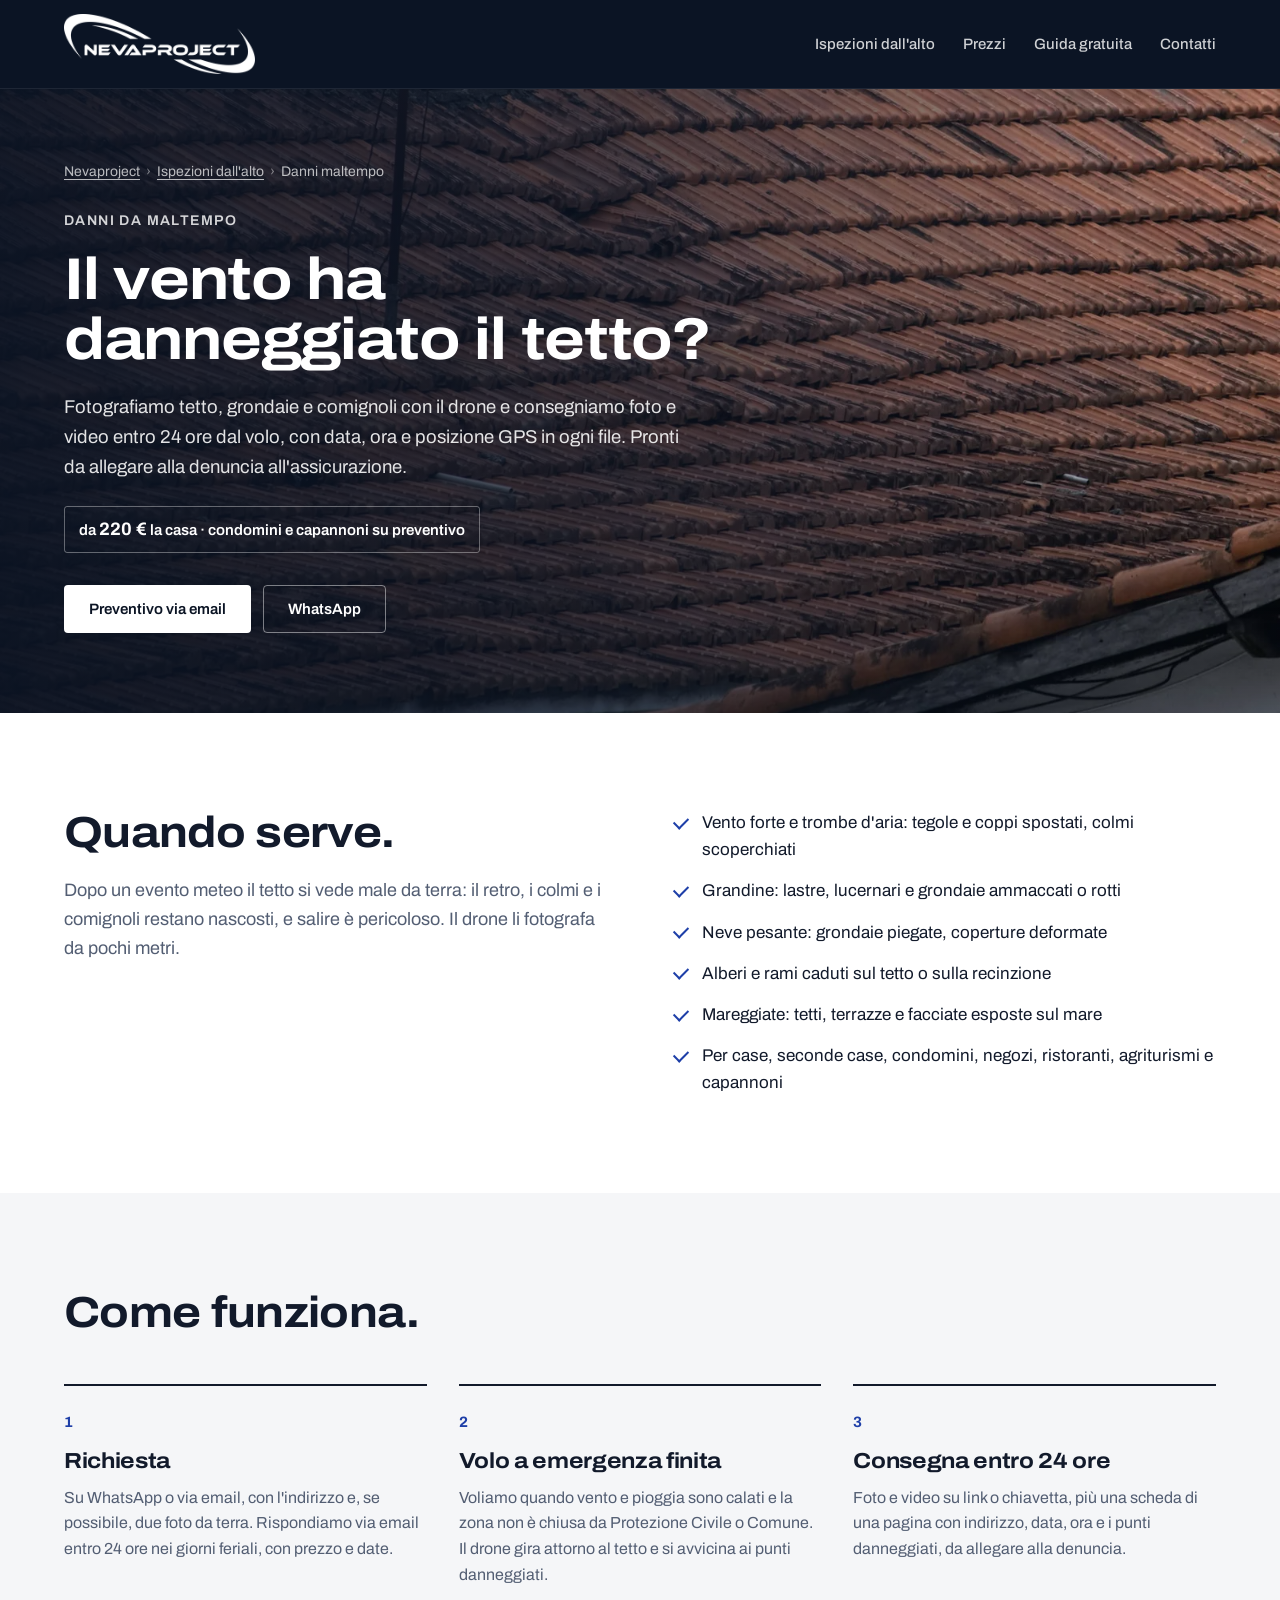
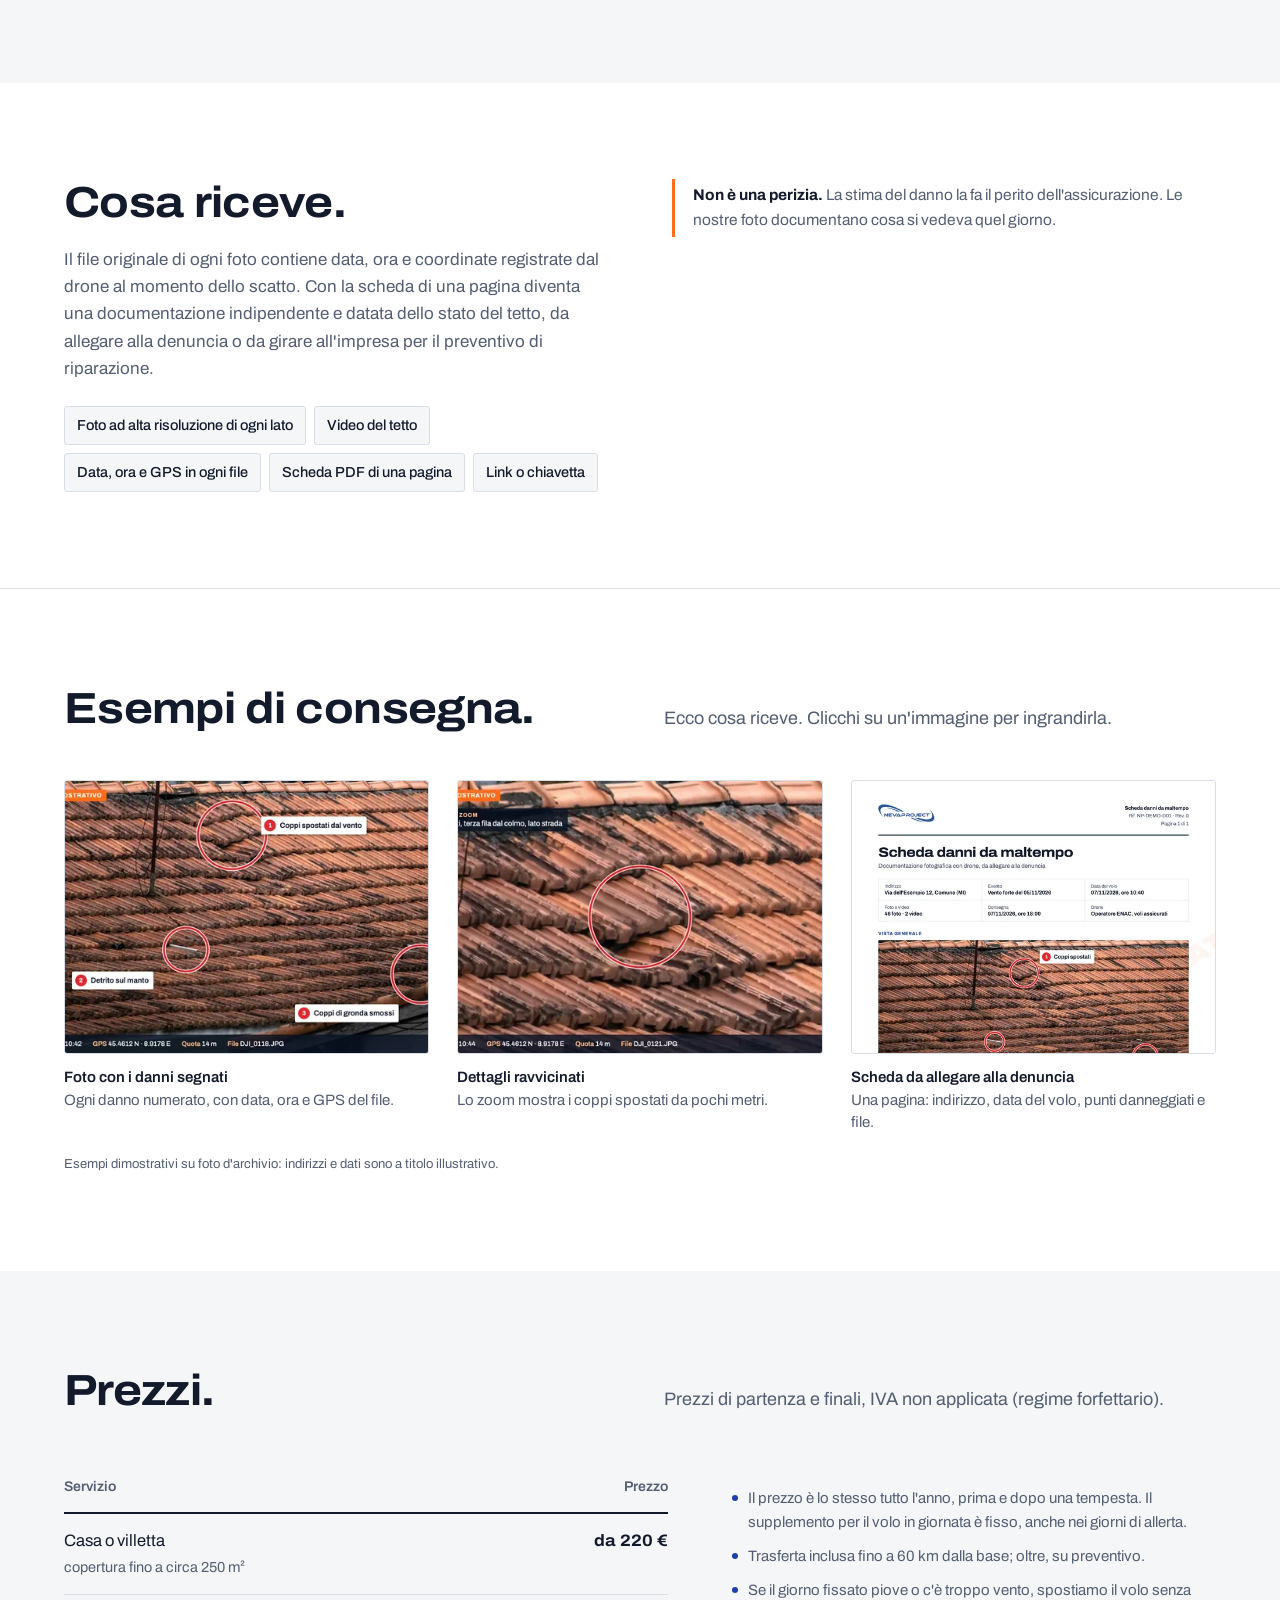
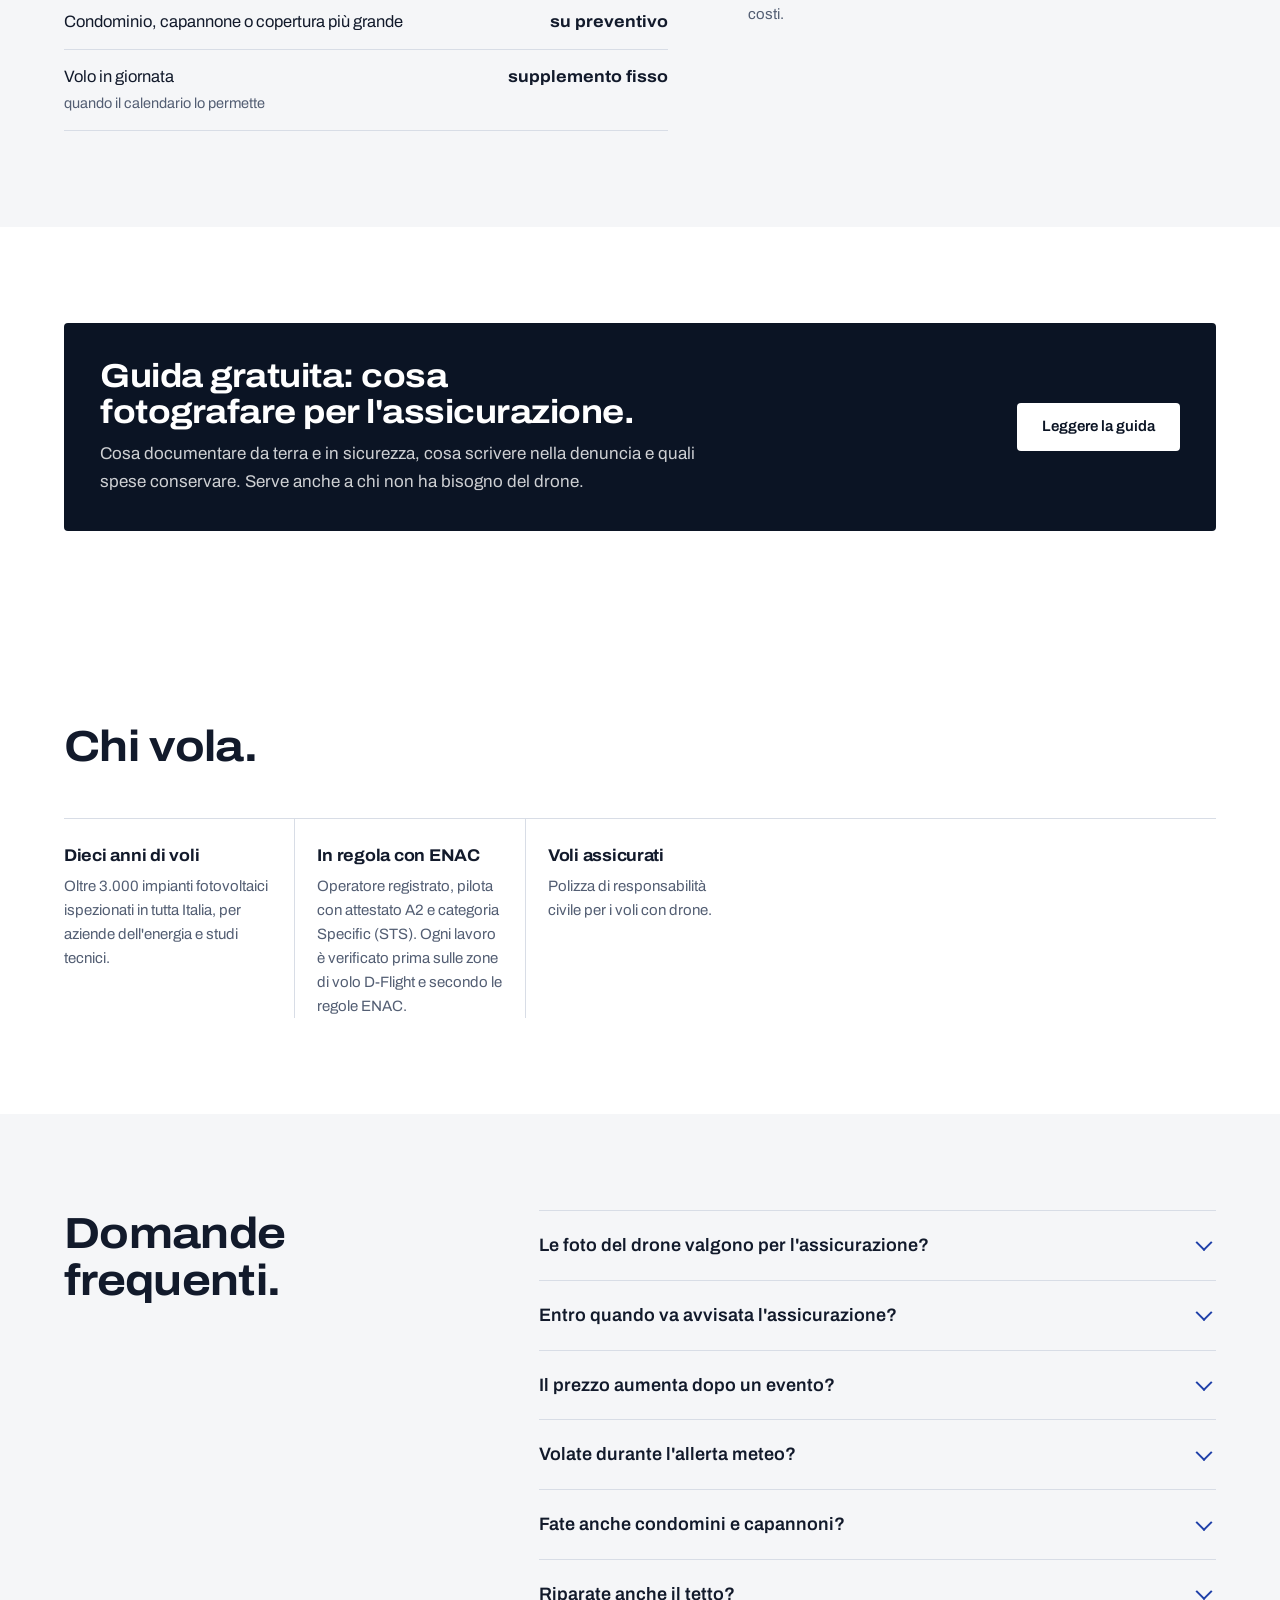
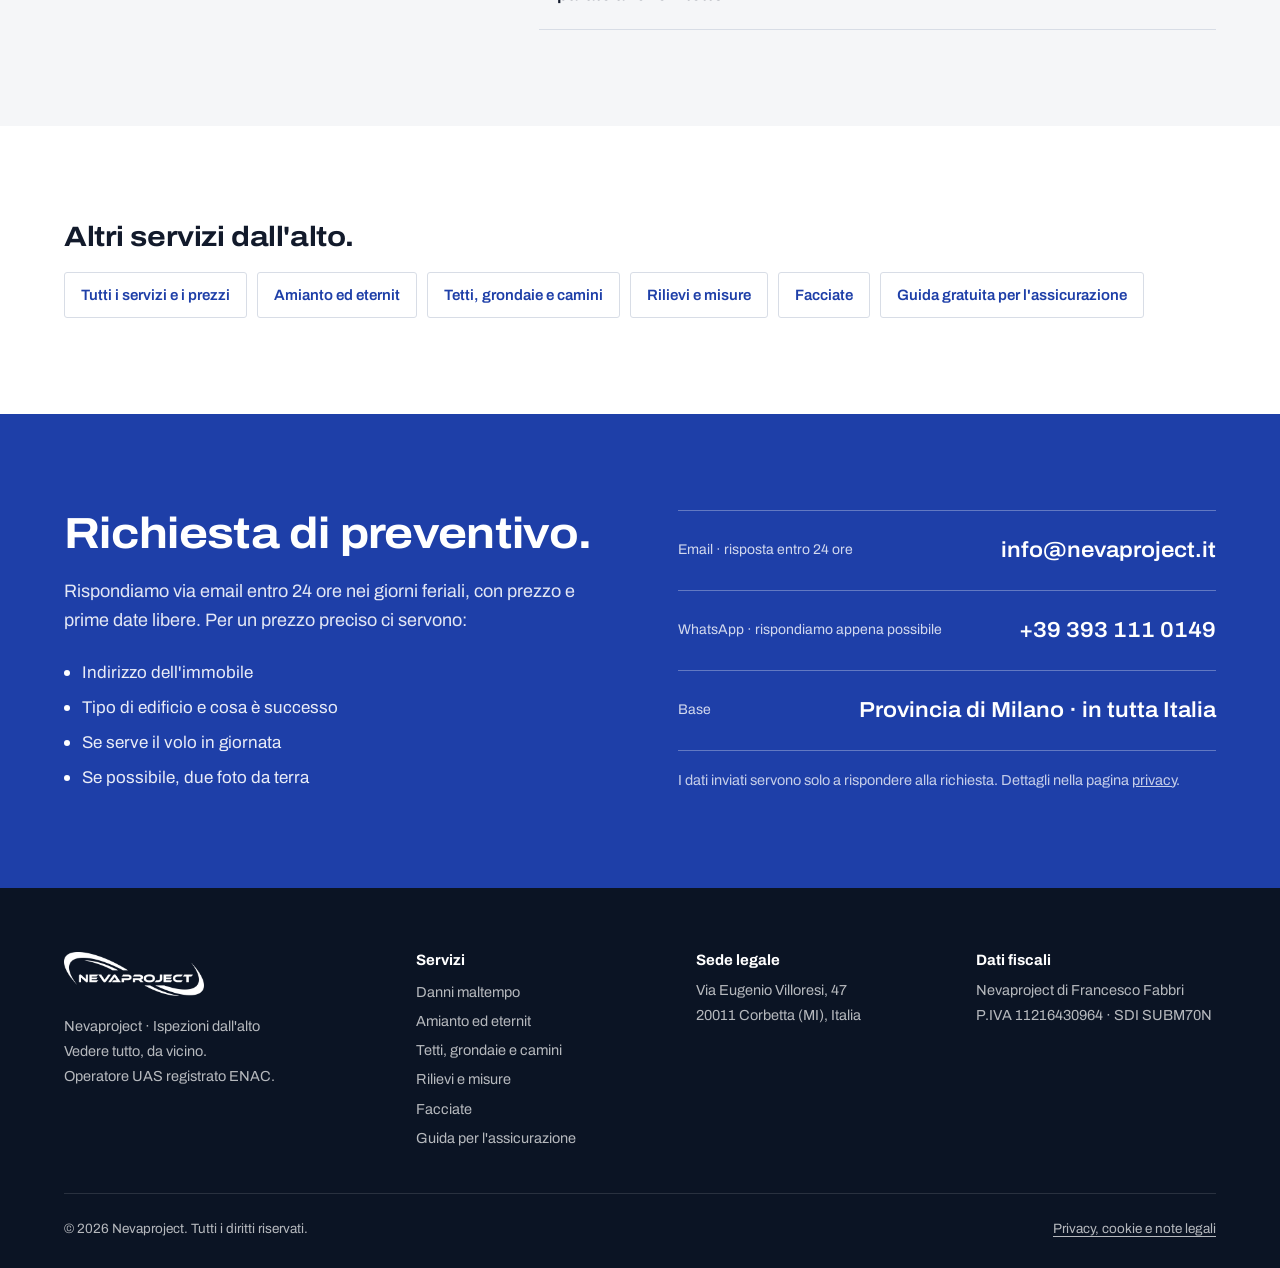
<file: ispezioni/danni-maltempo/index.html>
<!DOCTYPE html>
<!-- Generato da ~/progetti/NEVAPROJECT/ispezioni/sito_sorgenti/build.py: i testi si modificano lì, poi si rilancia lo script. -->
<html lang="it">
<head>
<meta charset="utf-8">
<meta name="viewport" content="width=device-width,initial-scale=1">
<title>Foto dei danni da maltempo per l'assicurazione | Nevaproject</title>
<meta name="description" content="Foto e video del tetto con drone dopo vento, grandine o neve, con data, ora e GPS, da allegare alla denuncia. In tutta Italia, da 220 €.">
<link rel="canonical" href="https://nevaproject.it/ispezioni/danni-maltempo/">
<meta name="theme-color" content="#0B1424">
<link rel="icon" href="../../favicon.svg" type="image/svg+xml">
<link rel="apple-touch-icon" href="../../apple-touch-icon.png">
<meta property="og:type" content="website">
<meta property="og:locale" content="it_IT">
<meta property="og:site_name" content="Nevaproject">
<meta property="og:title" content="Foto dei danni da maltempo per l'assicurazione | Nevaproject">
<meta property="og:description" content="Foto e video del tetto con drone dopo vento, grandine o neve, con data, ora e GPS, da allegare alla denuncia. In tutta Italia, da 220 €.">
<meta property="og:url" content="https://nevaproject.it/ispezioni/danni-maltempo/">
<meta property="og:image" content="https://nevaproject.it/assets/og-image.jpg">
<meta name="twitter:card" content="summary_large_image">
<link rel="preload" href="../../assets/fonts/archivo-latin-wdth.woff2" as="font" type="font/woff2" crossorigin>
<link rel="stylesheet" href="../../ispezioni/ispezioni.css">
<script type="application/ld+json">
{
 "@context": "https://schema.org",
 "@graph": [
  {
   "@type": "ProfessionalService",
   "@id": "https://nevaproject.it/#org",
   "name": "Nevaproject",
   "url": "https://nevaproject.it/",
   "telephone": "+39 393 111 0149",
   "email": "info@nevaproject.it",
   "logo": "https://nevaproject.it/assets/logo.png",
   "image": "https://nevaproject.it/assets/og-image.jpg",
   "address": {
    "@type": "PostalAddress",
    "streetAddress": "Via Eugenio Villoresi 47",
    "postalCode": "20011",
    "addressLocality": "Corbetta",
    "addressRegion": "MI",
    "addressCountry": "IT"
   },
   "geo": {
    "@type": "GeoCoordinates",
    "latitude": 45.4686,
    "longitude": 8.911
   },
   "areaServed": [
    {
     "@type": "Country",
     "name": "Italia"
    }
   ]
  },
  {
   "@type": "Service",
   "@id": "https://nevaproject.it/ispezioni/danni-maltempo/#servizio",
   "name": "Foto con drone dei danni da maltempo",
   "serviceType": "Documentazione fotografica dei danni da maltempo con drone",
   "description": "Foto e video con drone di tetti, grondaie e comignoli dopo vento, grandine, neve o mareggiate, con data, ora e GPS, e scheda di una pagina da allegare alla denuncia all'assicurazione. Non è una perizia.",
   "provider": {
    "@id": "https://nevaproject.it/#org"
   },
   "areaServed": [
    {
     "@type": "Country",
     "name": "Italia"
    }
   ],
   "url": "https://nevaproject.it/ispezioni/danni-maltempo/",
   "offers": [
    {
     "@type": "Offer",
     "name": "Danni maltempo, casa o villetta",
     "url": "https://nevaproject.it/ispezioni/danni-maltempo/",
     "priceCurrency": "EUR",
     "priceSpecification": {
      "@type": "PriceSpecification",
      "minPrice": 220,
      "priceCurrency": "EUR"
     }
    }
   ]
  },
  {
   "@type": "BreadcrumbList",
   "itemListElement": [
    {
     "@type": "ListItem",
     "position": 1,
     "name": "Nevaproject",
     "item": "https://nevaproject.it/"
    },
    {
     "@type": "ListItem",
     "position": 2,
     "name": "Ispezioni dall'alto",
     "item": "https://nevaproject.it/ispezioni/"
    },
    {
     "@type": "ListItem",
     "position": 3,
     "name": "Danni maltempo",
     "item": "https://nevaproject.it/ispezioni/danni-maltempo/"
    }
   ]
  },
  {
   "@type": "FAQPage",
   "mainEntity": [
    {
     "@type": "Question",
     "name": "Le foto del drone valgono per l'assicurazione?",
     "acceptedAnswer": {
      "@type": "Answer",
      "text": "Sono foto e video con data, ora e coordinate GPS, da allegare alla denuncia insieme alle foto fatte da terra. Non sostituiscono il perito: documentano lo stato del tetto in quel giorno."
     }
    },
    {
     "@type": "Question",
     "name": "Entro quando va avvisata l'assicurazione?",
     "acceptedAnswer": {
      "@type": "Answer",
      "text": "Il Codice civile (art. 1913) prevede l'avviso entro tre giorni dal sinistro, ma molte polizze fissano termini propri: vale quello scritto nella polizza. Le nostre foto si possono inviare anche dopo l'avviso."
     }
    },
    {
     "@type": "Question",
     "name": "Il prezzo aumenta dopo un evento?",
     "acceptedAnswer": {
      "@type": "Answer",
      "text": "No. Il prezzo è lo stesso tutto l'anno. Se serve il volo in giornata c'è un supplemento fisso, sempre uguale."
     }
    },
    {
     "@type": "Question",
     "name": "Volate durante l'allerta meteo?",
     "acceptedAnswer": {
      "@type": "Answer",
      "text": "No. Voliamo a emergenza finita, con vento e pioggia calati, e mai nelle zone chiuse da Protezione Civile, Comune o ENAC."
     }
    },
    {
     "@type": "Question",
     "name": "Fate anche condomini e capannoni?",
     "acceptedAnswer": {
      "@type": "Answer",
      "text": "Sì, con un preventivo gratuito. Per un condominio possiamo mandare la documentazione direttamente all'amministratore, se ce lo indica."
     }
    },
    {
     "@type": "Question",
     "name": "Riparate anche il tetto?",
     "acceptedAnswer": {
      "@type": "Answer",
      "text": "No, documentiamo il danno. Le foto servono anche all'impresa o al lattoniere per fare il preventivo di riparazione senza salire."
     }
    }
   ]
  }
 ]
}
</script>
</head>
<body>
<a class="skip" href="#main">Vai al contenuto</a>
<nav class="nav" aria-label="Principale"><div class="wrap nav-inner"><a href="../../" class="logo"><img src="../../assets/logo-white.webp" width="440" height="138" alt="Nevaproject, vai alla home"></a><button class="nav-toggle" type="button" aria-expanded="false" aria-controls="nav-links" aria-label="Apri il menu"><svg width="20" height="20" viewBox="0 0 24 24" fill="none" stroke="currentColor" stroke-width="2" aria-hidden="true"><path d="M3 6h18M3 12h18M3 18h18"/></svg></button><div class="nav-links" id="nav-links"><a href="../../ispezioni/">Ispezioni dall'alto</a><a href="../../ispezioni/#prezzi">Prezzi</a><a href="../../ispezioni/guida-foto-assicurazione/">Guida gratuita</a><a href="#contatti">Contatti</a></div></div></nav>
<header class="hero has-img" id="top"><img class="hero-img" src="../../assets/img/ispezioni-danni-1600.webp" srcset="../../assets/img/ispezioni-danni-800.webp 800w, ../../assets/img/ispezioni-danni-1600.webp 1600w" sizes="100vw" width="1600" height="900" fetchpriority="high" alt="Tetto in tegole con alcune file spostate"><div class="wrap hero-content"><ol class="crumbs"><li><a href="../../">Nevaproject</a></li><li><a href="../../ispezioni/">Ispezioni dall'alto</a></li><li aria-current="page">Danni maltempo</li></ol><h1><span class="hero-kicker">Danni da maltempo</span>Il vento ha danneggiato il tetto?</h1><p class="hero-sub">Fotografiamo tetto, grondaie e comignoli con il drone e consegniamo foto e video entro 24 ore dal volo, con data, ora e posizione GPS in ogni file. Pronti da allegare alla denuncia all'assicurazione.</p><p class="hero-price">da <b>220&nbsp;€</b> la casa · condomini e capannoni su preventivo</p><div class="hero-actions"><a href="#contatti" class="btn btn-light">Preventivo via email</a><a href="https://wa.me/393931110149?text=Buongiorno%2C%20vorrei%20un%20preventivo%20per%3A%20foto%20dei%20danni%20da%20maltempo.%20Indirizzo%20dell%27immobile%3A%20" class="btn btn-line" rel="noopener">WhatsApp</a></div></div></header>
<main id="main">
<section class="sec" aria-labelledby="quando-t"><div class="wrap"><div class="two"><div><h2 id="quando-t">Quando serve.</h2><p class="lede" style="margin-top:20px">Dopo un evento meteo il tetto si vede male da terra: il retro, i colmi e i comignoli restano nascosti, e salire è pericoloso. Il drone li fotografa da pochi metri.</p></div><div><ul class="ticks one"><li>Vento forte e trombe d'aria: tegole e coppi spostati, colmi scoperchiati</li><li>Grandine: lastre, lucernari e grondaie ammaccati o rotti</li><li>Neve pesante: grondaie piegate, coperture deformate</li><li>Alberi e rami caduti sul tetto o sulla recinzione</li><li>Mareggiate: tetti, terrazze e facciate esposte sul mare</li><li>Per case, seconde case, condomini, negozi, ristoranti, agriturismi e capannoni</li></ul></div></div></div></section><section class="sec alt" aria-labelledby="come-t"><div class="wrap"><div class="sec-head solo"><h2 id="come-t">Come funziona.</h2></div><ol class="steps"><li><h3>Richiesta</h3><p>Su WhatsApp o via email, con l'indirizzo e, se possibile, due foto da terra. Rispondiamo via email entro 24 ore nei giorni feriali, con prezzo e date.</p></li><li><h3>Volo a emergenza finita</h3><p>Voliamo quando vento e pioggia sono calati e la zona non è chiusa da Protezione Civile o Comune. Il drone gira attorno al tetto e si avvicina ai punti danneggiati.</p></li><li><h3>Consegna entro 24 ore</h3><p>Foto e video su link o chiavetta, più una scheda di una pagina con indirizzo, data, ora e i punti danneggiati, da allegare alla denuncia.</p></li></ol></div></section><section class="sec" aria-labelledby="riceve-t"><div class="wrap"><div class="two"><div><h2 id="riceve-t">Cosa riceve.</h2><div class="prose" style="margin-top:20px"><p>Il file originale di ogni foto contiene data, ora e coordinate registrate dal drone al momento dello scatto. Con la scheda di una pagina diventa una documentazione indipendente e datata dello stato del tetto, da allegare alla denuncia o da girare all'impresa per il preventivo di riparazione.</p></div><ul class="chips" aria-label="Cosa riceve"><li>Foto ad alta risoluzione di ogni lato</li><li>Video del tetto</li><li>Data, ora e GPS in ogni file</li><li>Scheda PDF di una pagina</li><li>Link o chiavetta</li></ul></div><div><p class="notice"><strong>Non è una perizia.</strong> La stima del danno la fa il perito dell'assicurazione. Le nostre foto documentano cosa si vedeva quel giorno.</p></div></div></div></section><section class="sec" id="esempi" aria-labelledby="esempi-t"><div class="wrap"><div class="sec-head"><h2 id="esempi-t">Esempi di consegna.</h2><p class="lede">Ecco cosa riceve. Clicchi su un'immagine per ingrandirla.</p></div><ul class="samples"><li><a href="../../assets/img/ex-danni-foto-1240.webp" data-lb><img src="../../assets/img/ex-danni-foto-620.webp" width="620" height="349" loading="lazy" decoding="async" alt="Foto dal drone di un tetto in coppi con tre danni cerchiati e numerati, con data, ora e GPS"></a><p><b>Foto con i danni segnati</b>Ogni danno numerato, con data, ora e GPS del file.</p></li><li><a href="../../assets/img/ex-danni-dettaglio-1240.webp" data-lb><img src="../../assets/img/ex-danni-dettaglio-620.webp" width="620" height="349" loading="lazy" decoding="async" alt="Ingrandimento dal drone di coppi spostati vicino al colmo"></a><p><b>Dettagli ravvicinati</b>Lo zoom mostra i coppi spostati da pochi metri.</p></li><li><a href="../../assets/img/ex-danni-scheda-1240.webp" data-lb><img src="../../assets/img/ex-danni-scheda-620.webp" width="620" height="877" loading="lazy" decoding="async" alt="Scheda di una pagina con dati del volo, foto del tetto e tabella dei punti danneggiati"></a><p><b>Scheda da allegare alla denuncia</b>Una pagina: indirizzo, data del volo, punti danneggiati e file.</p></li></ul><p class="samples-note">Esempi dimostrativi su foto d'archivio: indirizzi e dati sono a titolo illustrativo.</p></div></section><section class="sec alt" aria-labelledby="prezzi-t"><div class="wrap"><div class="sec-head"><h2 id="prezzi-t">Prezzi.</h2><p class="lede">Prezzi di partenza e finali, IVA non applicata (regime forfettario).</p></div><div class="tables"><div><table class="prices"><thead><tr><th scope="col">Servizio</th><th scope="col">Prezzo</th></tr></thead><tbody><tr><td>Casa o villetta<span class="sub">copertura fino a circa 250 m²</span></td><td class="num">da 220&nbsp;€</td></tr><tr><td>Condominio, capannone o copertura più grande</td><td class="num">su preventivo</td></tr><tr><td>Volo in giornata<span class="sub">quando il calendario lo permette</span></td><td class="num">supplemento fisso</td></tr></tbody></table></div><div><ul class="price-notes"><li>Il prezzo è lo stesso tutto l'anno, prima e dopo una tempesta. Il supplemento per il volo in giornata è fisso, anche nei giorni di allerta.</li><li>Trasferta inclusa fino a 60 km dalla base; oltre, su preventivo.</li><li>Se il giorno fissato piove o c'è troppo vento, spostiamo il volo senza costi.</li></ul></div></div></div></section><section class="sec" aria-labelledby="guida-t"><div class="wrap"><div class="callout"><div><h2 id="guida-t" style="font-size:clamp(24px,2.6vw,34px)">Guida gratuita: cosa fotografare per l'assicurazione.</h2><p>Cosa documentare da terra e in sicurezza, cosa scrivere nella denuncia e quali spese conservare. Serve anche a chi non ha bisogno del drone.</p></div><a class="btn btn-light" href="../../ispezioni/guida-foto-assicurazione/">Leggere la guida</a></div></div></section>
<section class="sec" aria-labelledby="fiducia-t"><div class="wrap"><div class="sec-head solo"><h2 id="fiducia-t">Chi vola.</h2></div><ul class="trust"><li><h3>Dieci anni di voli</h3><p>Oltre 3.000 impianti fotovoltaici ispezionati in tutta Italia, per aziende dell'energia e studi tecnici.</p></li><li><h3>In regola con ENAC</h3><p>Operatore registrato, pilota con attestato A2 e categoria Specific (STS). Ogni lavoro è verificato prima sulle zone di volo D-Flight e secondo le regole ENAC.</p></li><li><h3>Voli assicurati</h3><p>Polizza di responsabilità civile per i voli con drone.</p></li></ul></div></section>
<section class="sec alt" id="faq" aria-labelledby="faq-t"><div class="wrap faq-inner"><h2 id="faq-t">Domande frequenti.</h2><div class="faq-list"><details><summary>Le foto del drone valgono per l'assicurazione?</summary><p>Sono foto e video con data, ora e coordinate GPS, da allegare alla denuncia insieme alle foto fatte da terra. Non sostituiscono il perito: documentano lo stato del tetto in quel giorno.</p></details><details><summary>Entro quando va avvisata l'assicurazione?</summary><p>Il Codice civile (art. 1913) prevede l'avviso entro tre giorni dal sinistro, ma molte polizze fissano termini propri: vale quello scritto nella polizza. Le nostre foto si possono inviare anche dopo l'avviso.</p></details><details><summary>Il prezzo aumenta dopo un evento?</summary><p>No. Il prezzo è lo stesso tutto l'anno. Se serve il volo in giornata c'è un supplemento fisso, sempre uguale.</p></details><details><summary>Volate durante l'allerta meteo?</summary><p>No. Voliamo a emergenza finita, con vento e pioggia calati, e mai nelle zone chiuse da Protezione Civile, Comune o ENAC.</p></details><details><summary>Fate anche condomini e capannoni?</summary><p>Sì, con un preventivo gratuito. Per un condominio possiamo mandare la documentazione direttamente all'amministratore, se ce lo indica.</p></details><details><summary>Riparate anche il tetto?</summary><p>No, documentiamo il danno. Le foto servono anche all'impresa o al lattoniere per fare il preventivo di riparazione senza salire.</p></details></div></div></section>
<section class="sec others-sec" aria-labelledby="altri-t"><div class="wrap"><h2 id="altri-t" style="font-size:clamp(22px,2.2vw,28px);margin-bottom:20px">Altri servizi dall'alto.</h2><nav class="others" aria-label="Altri servizi"><a href="../../ispezioni/">Tutti i servizi e i prezzi</a><a href="../../ispezioni/amianto-eternit/">Amianto ed eternit</a><a href="../../ispezioni/tetti-grondaie-camini/">Tetti, grondaie e camini</a><a href="../../ispezioni/rilievi-misure/">Rilievi e misure</a><a href="../../ispezioni/facciate/">Facciate</a><a href="../../ispezioni/guida-foto-assicurazione/">Guida gratuita per l'assicurazione</a></nav></div></section>
</main>
<section id="contatti" class="contact" aria-labelledby="contatti-t"><div class="wrap contact-inner"><div><h2 id="contatti-t">Richiesta di preventivo.</h2><p class="lede">Rispondiamo via email entro 24 ore nei giorni feriali, con prezzo e prime date libere. Per un prezzo preciso ci servono:</p><ul class="need"><li>Indirizzo dell'immobile</li><li>Tipo di edificio e cosa è successo</li><li>Se serve il volo in giornata</li><li>Se possibile, due foto da terra</li></ul></div><div><address class="ways"><a href="mailto:info@nevaproject.it?subject=Richiesta%20ispezione%20con%20drone%20-%20Foto%20dei%20danni%20da%20maltempo&amp;body=Buongiorno%2C%0Avorrei%20un%20preventivo%20per%3A%20foto%20dei%20danni%20da%20maltempo.%0A%0AIndirizzo%20dell%27immobile%3A%0ATipo%20di%20edificio%3A%0ACosa%20serve%20e%20per%20quando%3A%0A%0AGrazie"><span class="k">Email · risposta entro 24 ore</span><span class="v">info@nevaproject.it</span></a><a href="https://wa.me/393931110149?text=Buongiorno%2C%20vorrei%20un%20preventivo%20per%3A%20foto%20dei%20danni%20da%20maltempo.%20Indirizzo%20dell%27immobile%3A%20" rel="noopener"><span class="k">WhatsApp · rispondiamo appena possibile</span><span class="v num">+39 393 111 0149</span></a><span class="row"><span class="k">Base</span><span class="v">Provincia di Milano · in tutta Italia</span></span></address><p class="small">I dati inviati servono solo a rispondere alla richiesta. Dettagli nella pagina <a href="../../privacy.html">privacy</a>.</p></div></div></section>
<footer><div class="wrap"><div class="foot-grid"><div><img src="../../assets/logo-white.webp" width="440" height="138" loading="lazy" alt="Nevaproject"><p>Nevaproject · Ispezioni dall'alto<br>Vedere tutto, da vicino.<br>Operatore UAS registrato ENAC.</p></div><div><h2>Servizi</h2><ul><li><a href="../../ispezioni/danni-maltempo/">Danni maltempo</a></li><li><a href="../../ispezioni/amianto-eternit/">Amianto ed eternit</a></li><li><a href="../../ispezioni/tetti-grondaie-camini/">Tetti, grondaie e camini</a></li><li><a href="../../ispezioni/rilievi-misure/">Rilievi e misure</a></li><li><a href="../../ispezioni/facciate/">Facciate</a></li><li><a href="../../ispezioni/guida-foto-assicurazione/">Guida per l'assicurazione</a></li></ul></div><div><h2>Sede legale</h2><p>Via Eugenio Villoresi, 47<br>20011 Corbetta (MI), Italia</p></div><div><h2>Dati fiscali</h2><p>Nevaproject di Francesco Fabbri<br>P.IVA 11216430964 · SDI SUBM70N</p></div></div><div class="foot-bottom"><span>© <span id="y">2026</span> Nevaproject. Tutti i diritti riservati.</span><a href="../../privacy.html">Privacy, cookie e note legali</a></div></div></footer>
<script src="../../ispezioni/ispezioni.js" defer></script>
</body>
</html>
</file>
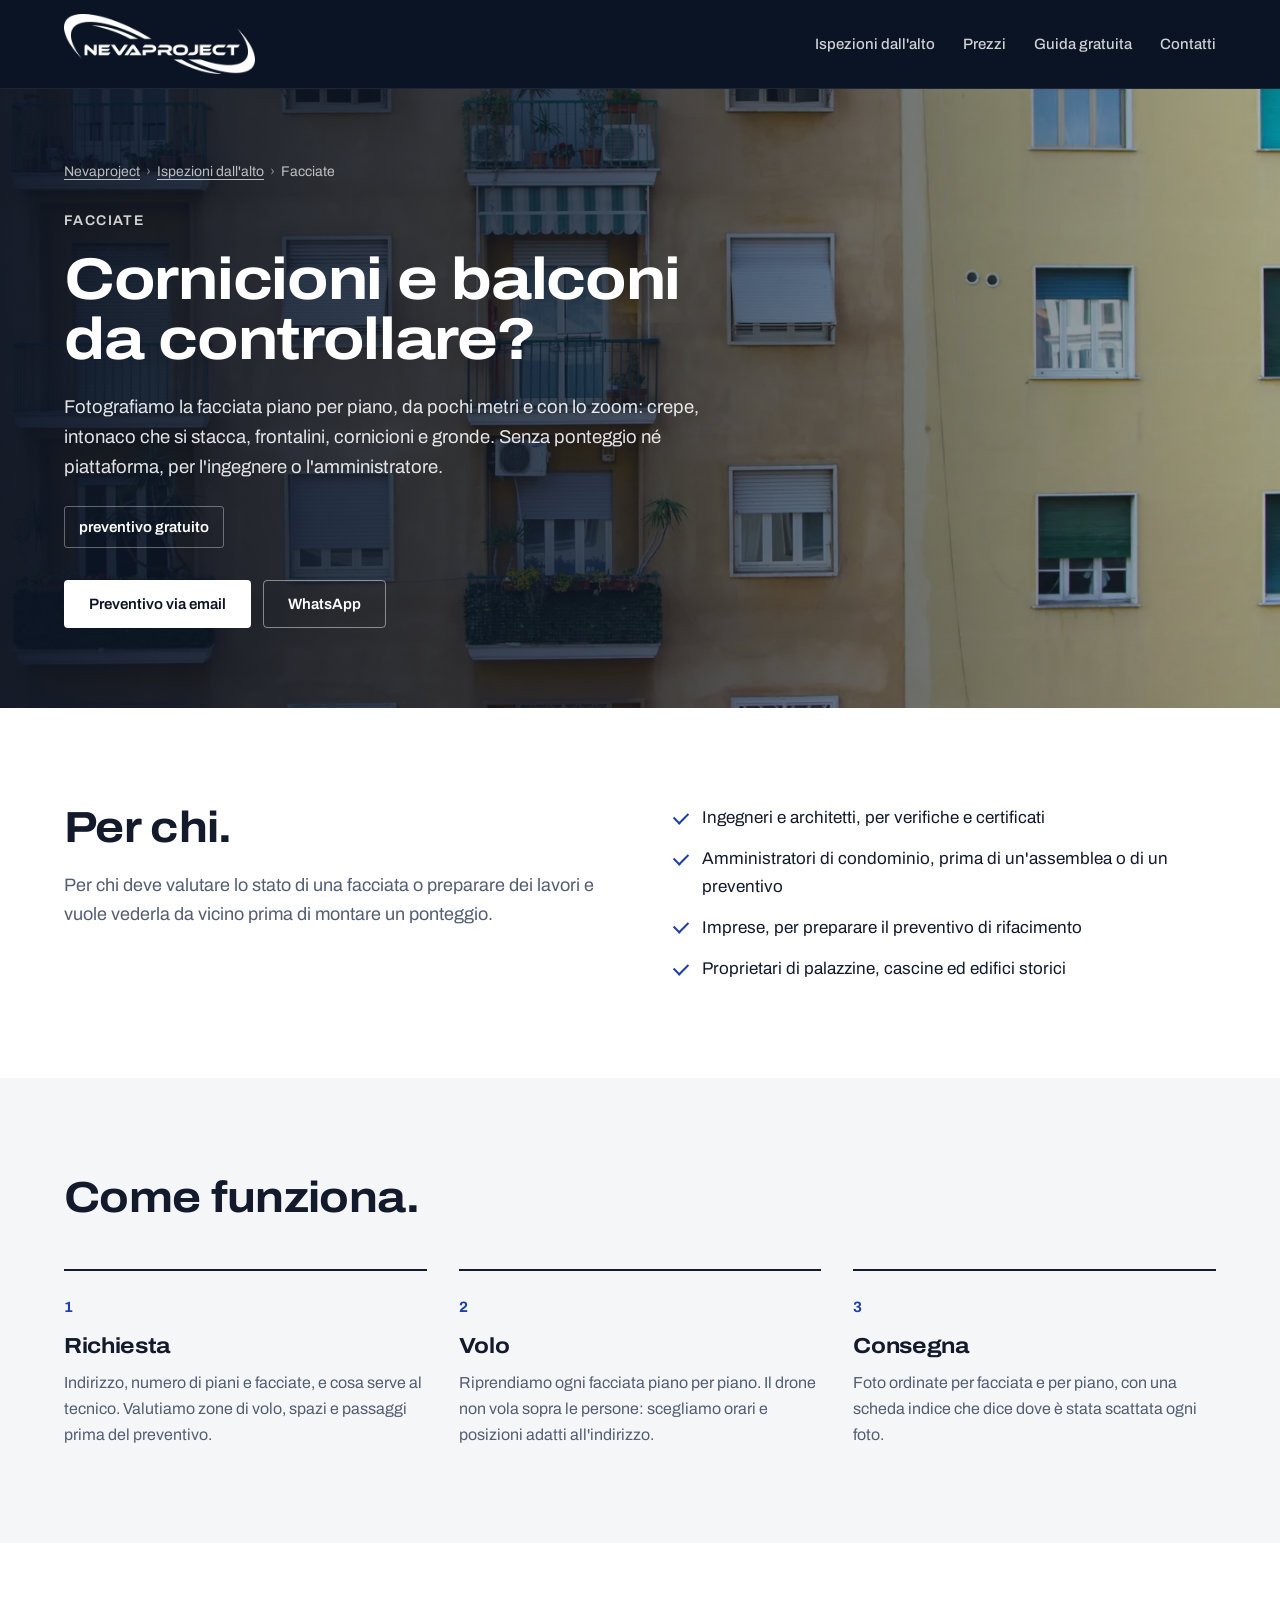
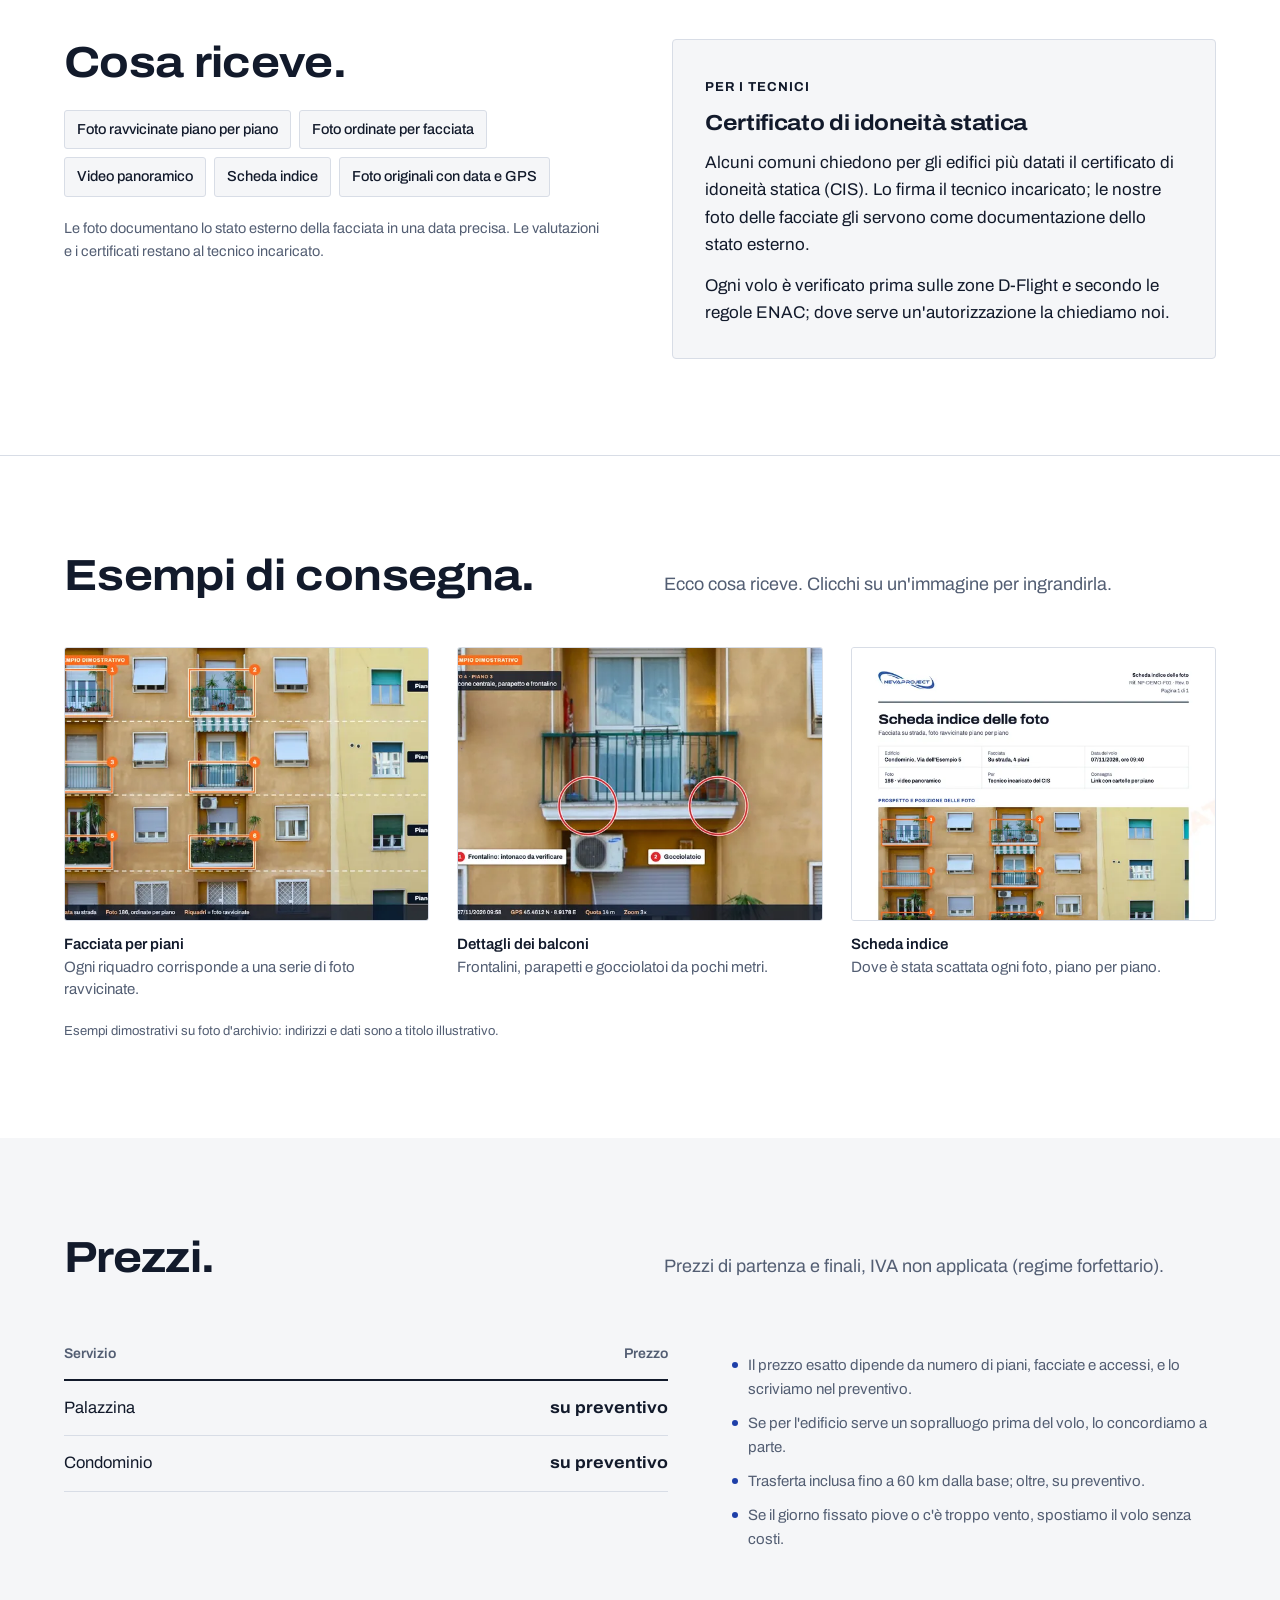
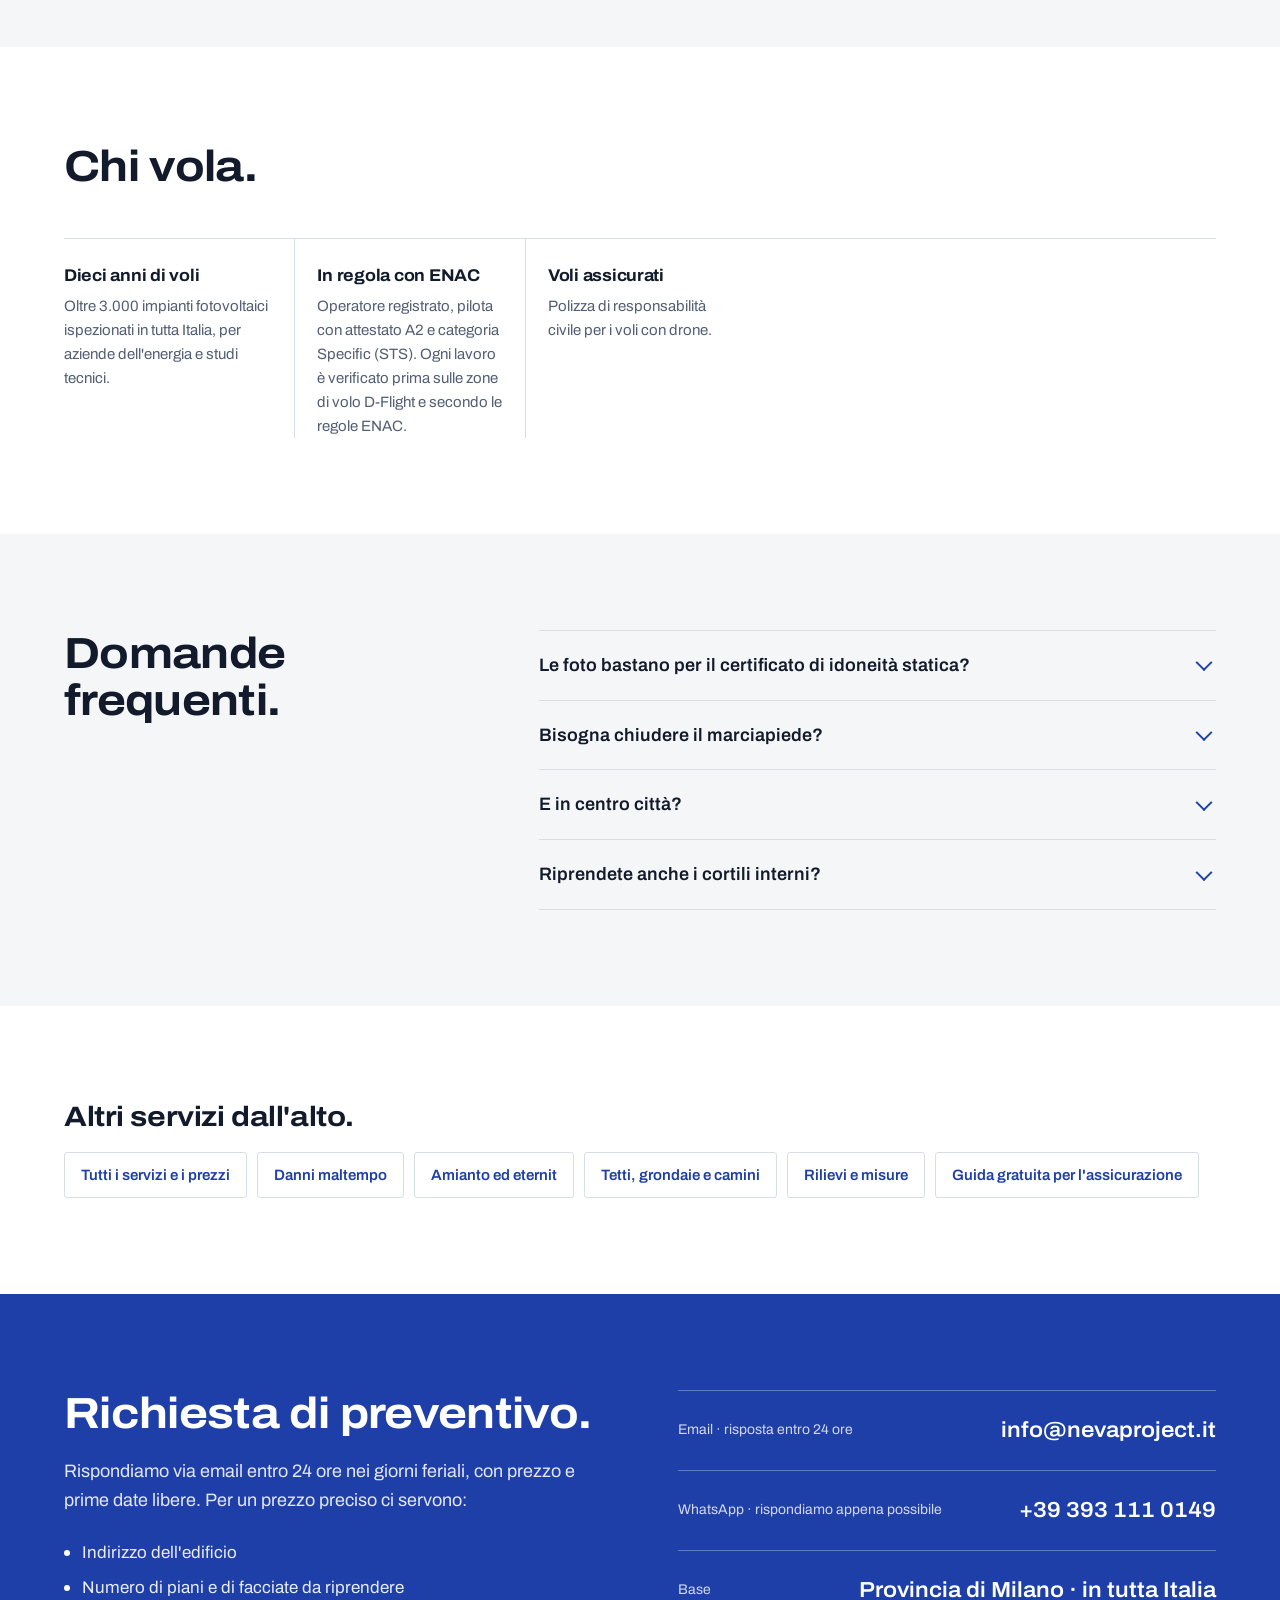
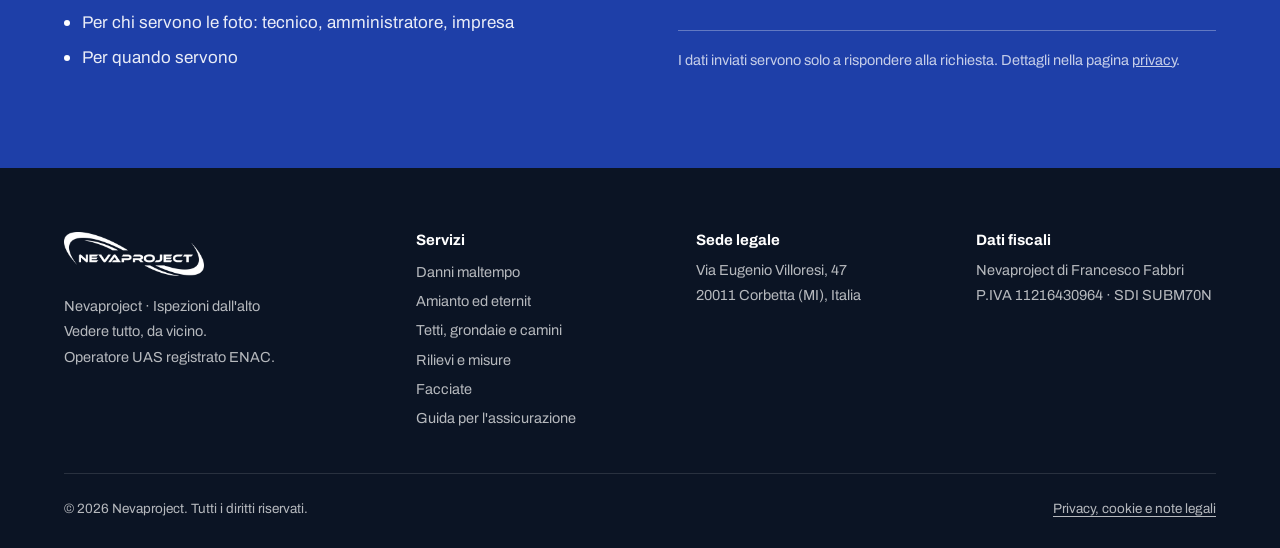
<file: ispezioni/facciate/index.html>
<!DOCTYPE html>
<!-- Generato da ~/progetti/NEVAPROJECT/ispezioni/sito_sorgenti/build.py: i testi si modificano lì, poi si rilancia lo script. -->
<html lang="it">
<head>
<meta charset="utf-8">
<meta name="viewport" content="width=device-width,initial-scale=1">
<title>Ispezione di facciate con drone, senza ponteggi | Nevaproject</title>
<meta name="description" content="Foto ravvicinate di facciate, cornicioni, balconi e frontalini con drone, per ingegneri e amministratori. Preventivo gratuito.">
<link rel="canonical" href="https://nevaproject.it/ispezioni/facciate/">
<meta name="theme-color" content="#0B1424">
<link rel="icon" href="../../favicon.svg" type="image/svg+xml">
<link rel="apple-touch-icon" href="../../apple-touch-icon.png">
<meta property="og:type" content="website">
<meta property="og:locale" content="it_IT">
<meta property="og:site_name" content="Nevaproject">
<meta property="og:title" content="Ispezione di facciate con drone, senza ponteggi | Nevaproject">
<meta property="og:description" content="Foto ravvicinate di facciate, cornicioni, balconi e frontalini con drone, per ingegneri e amministratori. Preventivo gratuito.">
<meta property="og:url" content="https://nevaproject.it/ispezioni/facciate/">
<meta property="og:image" content="https://nevaproject.it/assets/og-image.jpg">
<meta name="twitter:card" content="summary_large_image">
<link rel="preload" href="../../assets/fonts/archivo-latin-wdth.woff2" as="font" type="font/woff2" crossorigin>
<link rel="stylesheet" href="../../ispezioni/ispezioni.css">
<script type="application/ld+json">
{
 "@context": "https://schema.org",
 "@graph": [
  {
   "@type": "ProfessionalService",
   "@id": "https://nevaproject.it/#org",
   "name": "Nevaproject",
   "url": "https://nevaproject.it/",
   "telephone": "+39 393 111 0149",
   "email": "info@nevaproject.it",
   "logo": "https://nevaproject.it/assets/logo.png",
   "image": "https://nevaproject.it/assets/og-image.jpg",
   "address": {
    "@type": "PostalAddress",
    "streetAddress": "Via Eugenio Villoresi 47",
    "postalCode": "20011",
    "addressLocality": "Corbetta",
    "addressRegion": "MI",
    "addressCountry": "IT"
   },
   "geo": {
    "@type": "GeoCoordinates",
    "latitude": 45.4686,
    "longitude": 8.911
   },
   "areaServed": [
    {
     "@type": "Country",
     "name": "Italia"
    }
   ]
  },
  {
   "@type": "Service",
   "@id": "https://nevaproject.it/ispezioni/facciate/#servizio",
   "name": "Ispezione di facciate con drone",
   "serviceType": "Documentazione fotografica di facciate con drone",
   "description": "Foto ravvicinate piano per piano di facciate, cornicioni, balconi e frontalini, ordinate per facciata con scheda indice, per ingegneri, architetti e amministratori. Senza ponteggi.",
   "provider": {
    "@id": "https://nevaproject.it/#org"
   },
   "areaServed": [
    {
     "@type": "Country",
     "name": "Italia"
    }
   ],
   "url": "https://nevaproject.it/ispezioni/facciate/"
  },
  {
   "@type": "BreadcrumbList",
   "itemListElement": [
    {
     "@type": "ListItem",
     "position": 1,
     "name": "Nevaproject",
     "item": "https://nevaproject.it/"
    },
    {
     "@type": "ListItem",
     "position": 2,
     "name": "Ispezioni dall'alto",
     "item": "https://nevaproject.it/ispezioni/"
    },
    {
     "@type": "ListItem",
     "position": 3,
     "name": "Facciate",
     "item": "https://nevaproject.it/ispezioni/facciate/"
    }
   ]
  },
  {
   "@type": "FAQPage",
   "mainEntity": [
    {
     "@type": "Question",
     "name": "Le foto bastano per il certificato di idoneità statica?",
     "acceptedAnswer": {
      "@type": "Answer",
      "text": "Documentano lo stato esterno della facciata. Il certificato lo firma il tecnico, che decide quali verifiche servono: possiamo concordare con lui le inquadrature prima del volo."
     }
    },
    {
     "@type": "Question",
     "name": "Bisogna chiudere il marciapiede?",
     "acceptedAnswer": {
      "@type": "Answer",
      "text": "Dipende dall'indirizzo. Il drone non vola sopra le persone: prima del preventivo valutiamo spazi e passaggi e, se serve, concordiamo con l'amministratore orario e posizione."
     }
    },
    {
     "@type": "Question",
     "name": "E in centro città?",
     "acceptedAnswer": {
      "@type": "Answer",
      "text": "Si può fare dove le regole lo consentono. Verifichiamo prima l'indirizzo sulle zone D-Flight e secondo le regole ENAC; se serve un'autorizzazione la chiediamo noi e nel preventivo indichiamo i tempi."
     }
    },
    {
     "@type": "Question",
     "name": "Riprendete anche i cortili interni?",
     "acceptedAnswer": {
      "@type": "Answer",
      "text": "Sì, se il cortile ha lo spazio per volare in sicurezza. Lo valutiamo prima del preventivo, con le foto o una mappa dell'edificio."
     }
    }
   ]
  }
 ]
}
</script>
</head>
<body>
<a class="skip" href="#main">Vai al contenuto</a>
<nav class="nav" aria-label="Principale"><div class="wrap nav-inner"><a href="../../" class="logo"><img src="../../assets/logo-white.webp" width="440" height="138" alt="Nevaproject, vai alla home"></a><button class="nav-toggle" type="button" aria-expanded="false" aria-controls="nav-links" aria-label="Apri il menu"><svg width="20" height="20" viewBox="0 0 24 24" fill="none" stroke="currentColor" stroke-width="2" aria-hidden="true"><path d="M3 6h18M3 12h18M3 18h18"/></svg></button><div class="nav-links" id="nav-links"><a href="../../ispezioni/">Ispezioni dall'alto</a><a href="../../ispezioni/#prezzi">Prezzi</a><a href="../../ispezioni/guida-foto-assicurazione/">Guida gratuita</a><a href="#contatti">Contatti</a></div></div></nav>
<header class="hero has-img" id="top"><img class="hero-img" src="../../assets/img/ispezioni-facciate-1600.webp" srcset="../../assets/img/ispezioni-facciate-800.webp 800w, ../../assets/img/ispezioni-facciate-1600.webp 1600w" sizes="100vw" width="1600" height="1067" fetchpriority="high" alt="Facciata di un condominio con balconi"><div class="wrap hero-content"><ol class="crumbs"><li><a href="../../">Nevaproject</a></li><li><a href="../../ispezioni/">Ispezioni dall'alto</a></li><li aria-current="page">Facciate</li></ol><h1><span class="hero-kicker">Facciate</span>Cornicioni e balconi da controllare?</h1><p class="hero-sub">Fotografiamo la facciata piano per piano, da pochi metri e con lo zoom: crepe, intonaco che si stacca, frontalini, cornicioni e gronde. Senza ponteggio né piattaforma, per l'ingegnere o l'amministratore.</p><p class="hero-price">preventivo gratuito</p><div class="hero-actions"><a href="#contatti" class="btn btn-light">Preventivo via email</a><a href="https://wa.me/393931110149?text=Buongiorno%2C%20vorrei%20un%20preventivo%20per%3A%20ispezione%20di%20facciate%20con%20drone.%20Indirizzo%20dell%27immobile%3A%20" class="btn btn-line" rel="noopener">WhatsApp</a></div></div></header>
<main id="main">
<section class="sec" aria-labelledby="chi-t"><div class="wrap"><div class="two"><div><h2 id="chi-t">Per chi.</h2><p class="lede" style="margin-top:20px">Per chi deve valutare lo stato di una facciata o preparare dei lavori e vuole vederla da vicino prima di montare un ponteggio.</p></div><div><ul class="ticks one"><li>Ingegneri e architetti, per verifiche e certificati</li><li>Amministratori di condominio, prima di un'assemblea o di un preventivo</li><li>Imprese, per preparare il preventivo di rifacimento</li><li>Proprietari di palazzine, cascine ed edifici storici</li></ul></div></div></div></section><section class="sec alt" aria-labelledby="come-t"><div class="wrap"><div class="sec-head solo"><h2 id="come-t">Come funziona.</h2></div><ol class="steps"><li><h3>Richiesta</h3><p>Indirizzo, numero di piani e facciate, e cosa serve al tecnico. Valutiamo zone di volo, spazi e passaggi prima del preventivo.</p></li><li><h3>Volo</h3><p>Riprendiamo ogni facciata piano per piano. Il drone non vola sopra le persone: scegliamo orari e posizioni adatti all'indirizzo.</p></li><li><h3>Consegna</h3><p>Foto ordinate per facciata e per piano, con una scheda indice che dice dove è stata scattata ogni foto.</p></li></ol></div></section><section class="sec" aria-labelledby="riceve-t"><div class="wrap"><div class="two"><div><h2 id="riceve-t">Cosa riceve.</h2><ul class="chips" aria-label="Cosa riceve"><li>Foto ravvicinate piano per piano</li><li>Foto ordinate per facciata</li><li>Video panoramico</li><li>Scheda indice</li><li>Foto originali con data e GPS</li></ul><p class="small" style="margin-top:20px">Le foto documentano lo stato esterno della facciata in una data precisa. Le valutazioni e i certificati restano al tecnico incaricato.</p></div><div><div class="box"><span class="tag">Per i tecnici</span><h3>Certificato di idoneità statica</h3><p>Alcuni comuni chiedono per gli edifici più datati il certificato di idoneità statica (CIS). Lo firma il tecnico incaricato; le nostre foto delle facciate gli servono come documentazione dello stato esterno.</p><p>Ogni volo è verificato prima sulle zone D-Flight e secondo le regole ENAC; dove serve un'autorizzazione la chiediamo noi.</p></div></div></div></div></section><section class="sec" id="esempi" aria-labelledby="esempi-t"><div class="wrap"><div class="sec-head"><h2 id="esempi-t">Esempi di consegna.</h2><p class="lede">Ecco cosa riceve. Clicchi su un'immagine per ingrandirla.</p></div><ul class="samples"><li><a href="../../assets/img/ex-facciate-prospetto-1240.webp" data-lb><img src="../../assets/img/ex-facciate-prospetto-620.webp" width="620" height="414" loading="lazy" decoding="async" alt="Facciata di un condominio divisa per piani con riquadri numerati sulle foto ravvicinate"></a><p><b>Facciata per piani</b>Ogni riquadro corrisponde a una serie di foto ravvicinate.</p></li><li><a href="../../assets/img/ex-facciate-dettaglio-1240.webp" data-lb><img src="../../assets/img/ex-facciate-dettaglio-620.webp" width="620" height="414" loading="lazy" decoding="async" alt="Ingrandimento di un balcone con frontalino e gocciolatoio segnati"></a><p><b>Dettagli dei balconi</b>Frontalini, parapetti e gocciolatoi da pochi metri.</p></li><li><a href="../../assets/img/ex-facciate-indice-1240.webp" data-lb><img src="../../assets/img/ex-facciate-indice-620.webp" width="620" height="877" loading="lazy" decoding="async" alt="Scheda indice con prospetto della facciata e tabella delle foto per piano"></a><p><b>Scheda indice</b>Dove è stata scattata ogni foto, piano per piano.</p></li></ul><p class="samples-note">Esempi dimostrativi su foto d'archivio: indirizzi e dati sono a titolo illustrativo.</p></div></section><section class="sec alt" aria-labelledby="prezzi-t"><div class="wrap"><div class="sec-head"><h2 id="prezzi-t">Prezzi.</h2><p class="lede">Prezzi di partenza e finali, IVA non applicata (regime forfettario).</p></div><div class="tables"><div><table class="prices"><thead><tr><th scope="col">Servizio</th><th scope="col">Prezzo</th></tr></thead><tbody><tr><td>Palazzina</td><td class="num">su preventivo</td></tr><tr><td>Condominio</td><td class="num">su preventivo</td></tr></tbody></table></div><div><ul class="price-notes"><li>Il prezzo esatto dipende da numero di piani, facciate e accessi, e lo scriviamo nel preventivo.</li><li>Se per l'edificio serve un sopralluogo prima del volo, lo concordiamo a parte.</li><li>Trasferta inclusa fino a 60 km dalla base; oltre, su preventivo.</li><li>Se il giorno fissato piove o c'è troppo vento, spostiamo il volo senza costi.</li></ul></div></div></div></section>
<section class="sec" aria-labelledby="fiducia-t"><div class="wrap"><div class="sec-head solo"><h2 id="fiducia-t">Chi vola.</h2></div><ul class="trust"><li><h3>Dieci anni di voli</h3><p>Oltre 3.000 impianti fotovoltaici ispezionati in tutta Italia, per aziende dell'energia e studi tecnici.</p></li><li><h3>In regola con ENAC</h3><p>Operatore registrato, pilota con attestato A2 e categoria Specific (STS). Ogni lavoro è verificato prima sulle zone di volo D-Flight e secondo le regole ENAC.</p></li><li><h3>Voli assicurati</h3><p>Polizza di responsabilità civile per i voli con drone.</p></li></ul></div></section>
<section class="sec alt" id="faq" aria-labelledby="faq-t"><div class="wrap faq-inner"><h2 id="faq-t">Domande frequenti.</h2><div class="faq-list"><details><summary>Le foto bastano per il certificato di idoneità statica?</summary><p>Documentano lo stato esterno della facciata. Il certificato lo firma il tecnico, che decide quali verifiche servono: possiamo concordare con lui le inquadrature prima del volo.</p></details><details><summary>Bisogna chiudere il marciapiede?</summary><p>Dipende dall'indirizzo. Il drone non vola sopra le persone: prima del preventivo valutiamo spazi e passaggi e, se serve, concordiamo con l'amministratore orario e posizione.</p></details><details><summary>E in centro città?</summary><p>Si può fare dove le regole lo consentono. Verifichiamo prima l'indirizzo sulle zone D-Flight e secondo le regole ENAC; se serve un'autorizzazione la chiediamo noi e nel preventivo indichiamo i tempi.</p></details><details><summary>Riprendete anche i cortili interni?</summary><p>Sì, se il cortile ha lo spazio per volare in sicurezza. Lo valutiamo prima del preventivo, con le foto o una mappa dell'edificio.</p></details></div></div></section>
<section class="sec others-sec" aria-labelledby="altri-t"><div class="wrap"><h2 id="altri-t" style="font-size:clamp(22px,2.2vw,28px);margin-bottom:20px">Altri servizi dall'alto.</h2><nav class="others" aria-label="Altri servizi"><a href="../../ispezioni/">Tutti i servizi e i prezzi</a><a href="../../ispezioni/danni-maltempo/">Danni maltempo</a><a href="../../ispezioni/amianto-eternit/">Amianto ed eternit</a><a href="../../ispezioni/tetti-grondaie-camini/">Tetti, grondaie e camini</a><a href="../../ispezioni/rilievi-misure/">Rilievi e misure</a><a href="../../ispezioni/guida-foto-assicurazione/">Guida gratuita per l'assicurazione</a></nav></div></section>
</main>
<section id="contatti" class="contact" aria-labelledby="contatti-t"><div class="wrap contact-inner"><div><h2 id="contatti-t">Richiesta di preventivo.</h2><p class="lede">Rispondiamo via email entro 24 ore nei giorni feriali, con prezzo e prime date libere. Per un prezzo preciso ci servono:</p><ul class="need"><li>Indirizzo dell'edificio</li><li>Numero di piani e di facciate da riprendere</li><li>Per chi servono le foto: tecnico, amministratore, impresa</li><li>Per quando servono</li></ul></div><div><address class="ways"><a href="mailto:info@nevaproject.it?subject=Richiesta%20ispezione%20con%20drone%20-%20Ispezione%20di%20facciate%20con%20drone&amp;body=Buongiorno%2C%0Avorrei%20un%20preventivo%20per%3A%20ispezione%20di%20facciate%20con%20drone.%0A%0AIndirizzo%20dell%27immobile%3A%0ATipo%20di%20edificio%3A%0ACosa%20serve%20e%20per%20quando%3A%0A%0AGrazie"><span class="k">Email · risposta entro 24 ore</span><span class="v">info@nevaproject.it</span></a><a href="https://wa.me/393931110149?text=Buongiorno%2C%20vorrei%20un%20preventivo%20per%3A%20ispezione%20di%20facciate%20con%20drone.%20Indirizzo%20dell%27immobile%3A%20" rel="noopener"><span class="k">WhatsApp · rispondiamo appena possibile</span><span class="v num">+39 393 111 0149</span></a><span class="row"><span class="k">Base</span><span class="v">Provincia di Milano · in tutta Italia</span></span></address><p class="small">I dati inviati servono solo a rispondere alla richiesta. Dettagli nella pagina <a href="../../privacy.html">privacy</a>.</p></div></div></section>
<footer><div class="wrap"><div class="foot-grid"><div><img src="../../assets/logo-white.webp" width="440" height="138" loading="lazy" alt="Nevaproject"><p>Nevaproject · Ispezioni dall'alto<br>Vedere tutto, da vicino.<br>Operatore UAS registrato ENAC.</p></div><div><h2>Servizi</h2><ul><li><a href="../../ispezioni/danni-maltempo/">Danni maltempo</a></li><li><a href="../../ispezioni/amianto-eternit/">Amianto ed eternit</a></li><li><a href="../../ispezioni/tetti-grondaie-camini/">Tetti, grondaie e camini</a></li><li><a href="../../ispezioni/rilievi-misure/">Rilievi e misure</a></li><li><a href="../../ispezioni/facciate/">Facciate</a></li><li><a href="../../ispezioni/guida-foto-assicurazione/">Guida per l'assicurazione</a></li></ul></div><div><h2>Sede legale</h2><p>Via Eugenio Villoresi, 47<br>20011 Corbetta (MI), Italia</p></div><div><h2>Dati fiscali</h2><p>Nevaproject di Francesco Fabbri<br>P.IVA 11216430964 · SDI SUBM70N</p></div></div><div class="foot-bottom"><span>© <span id="y">2026</span> Nevaproject. Tutti i diritti riservati.</span><a href="../../privacy.html">Privacy, cookie e note legali</a></div></div></footer>
<script src="../../ispezioni/ispezioni.js" defer></script>
</body>
</html>
</file>
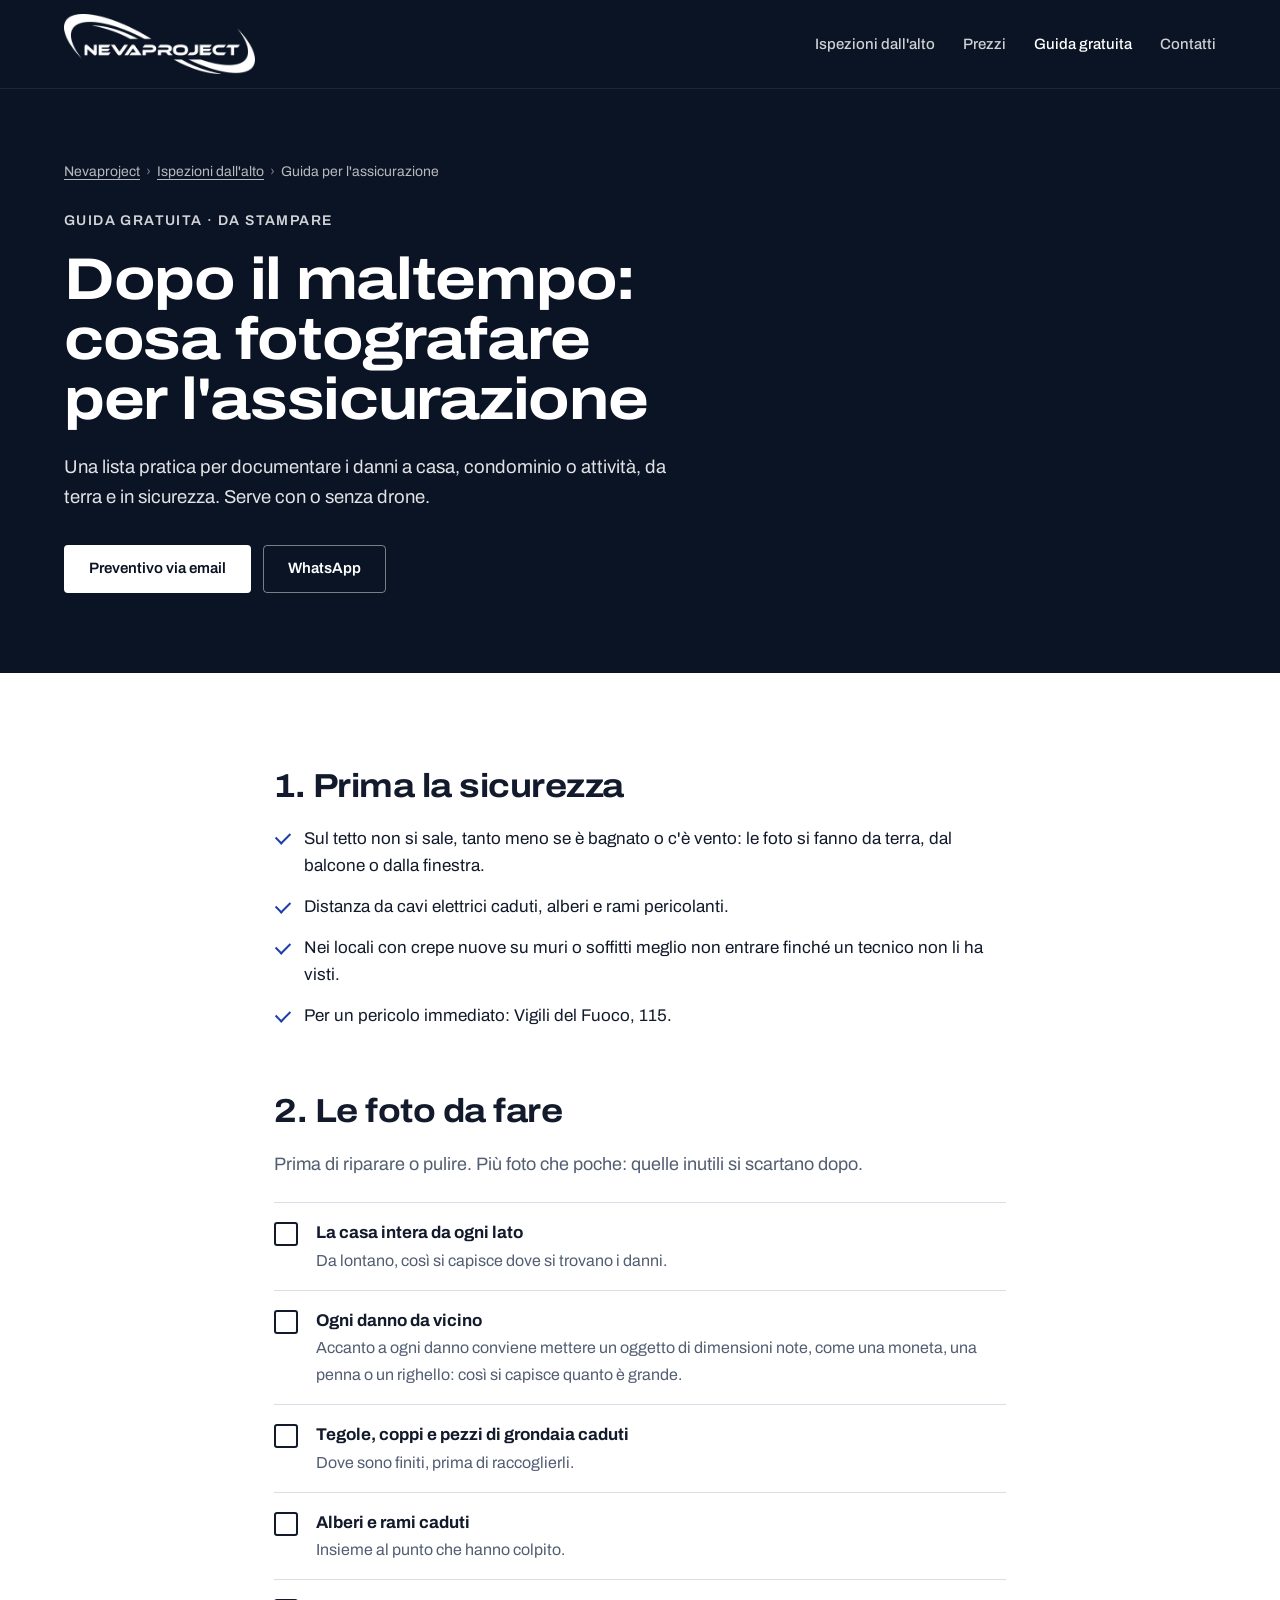
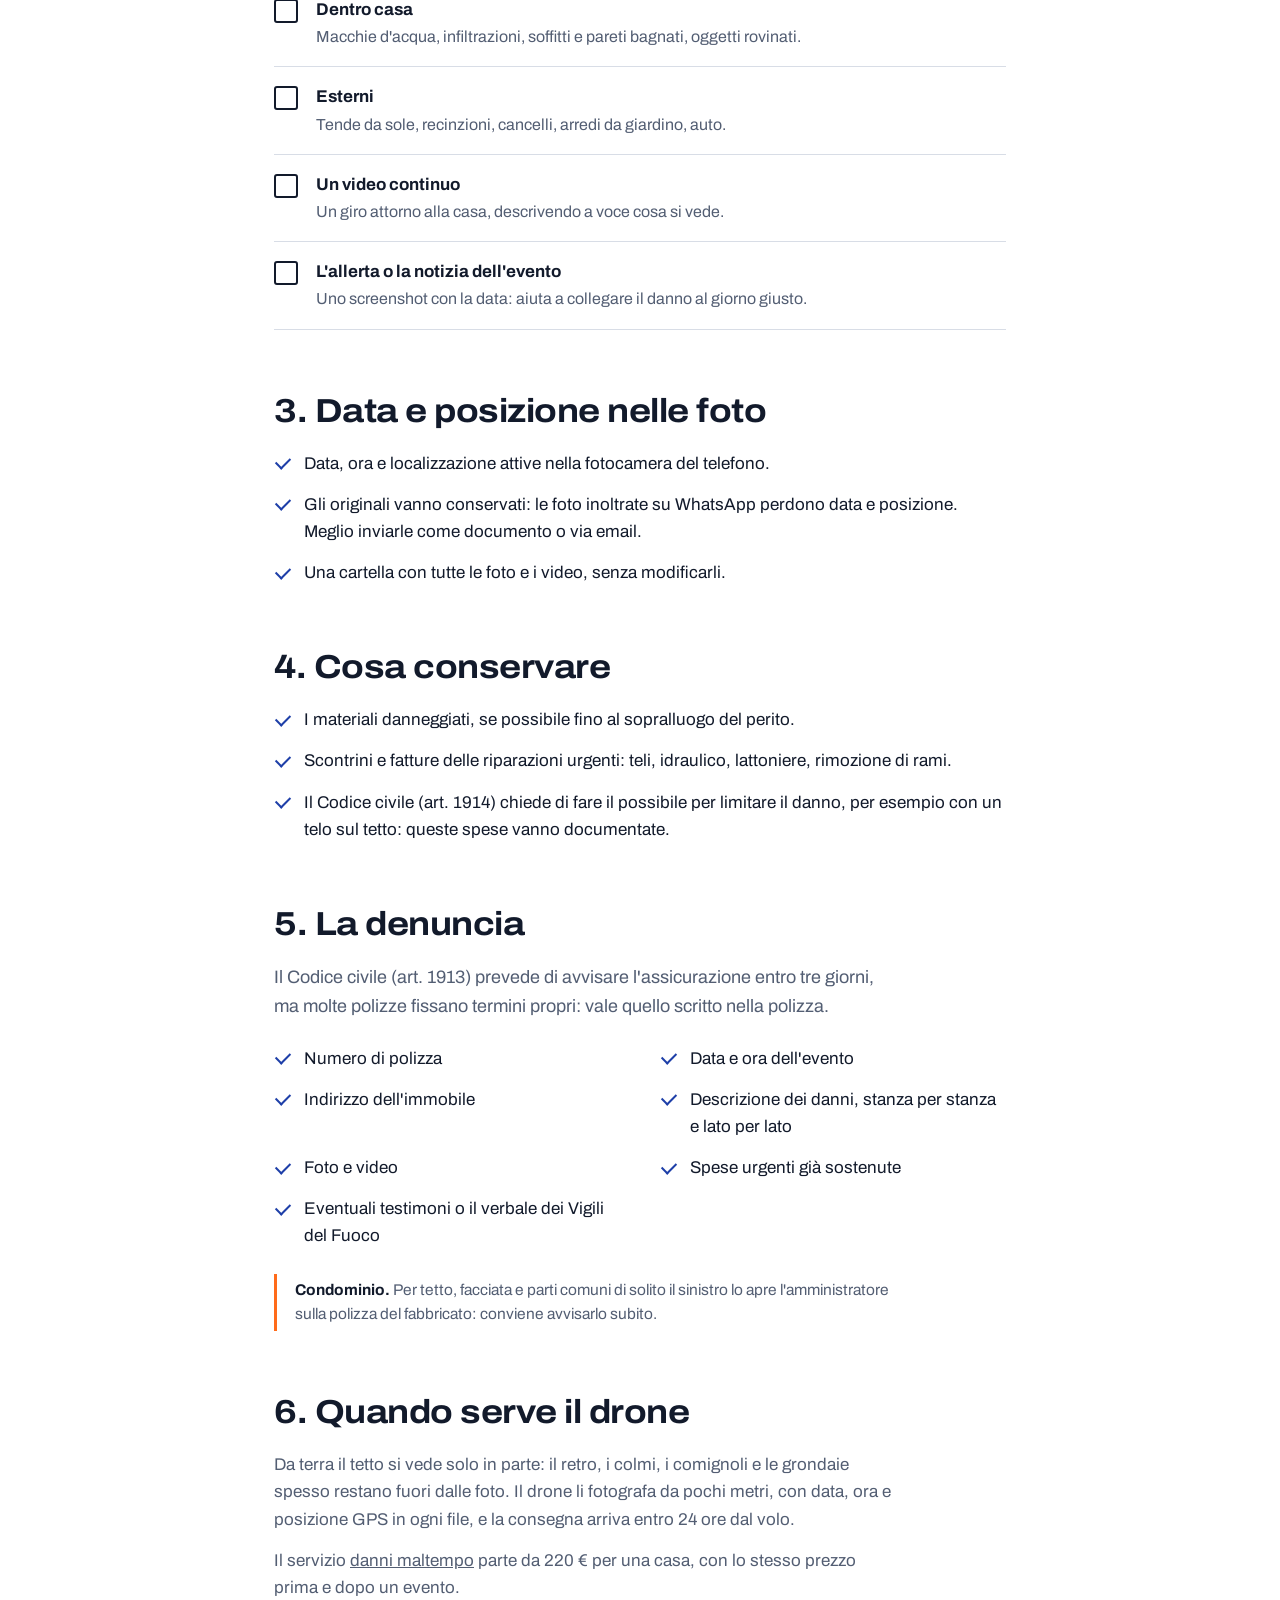
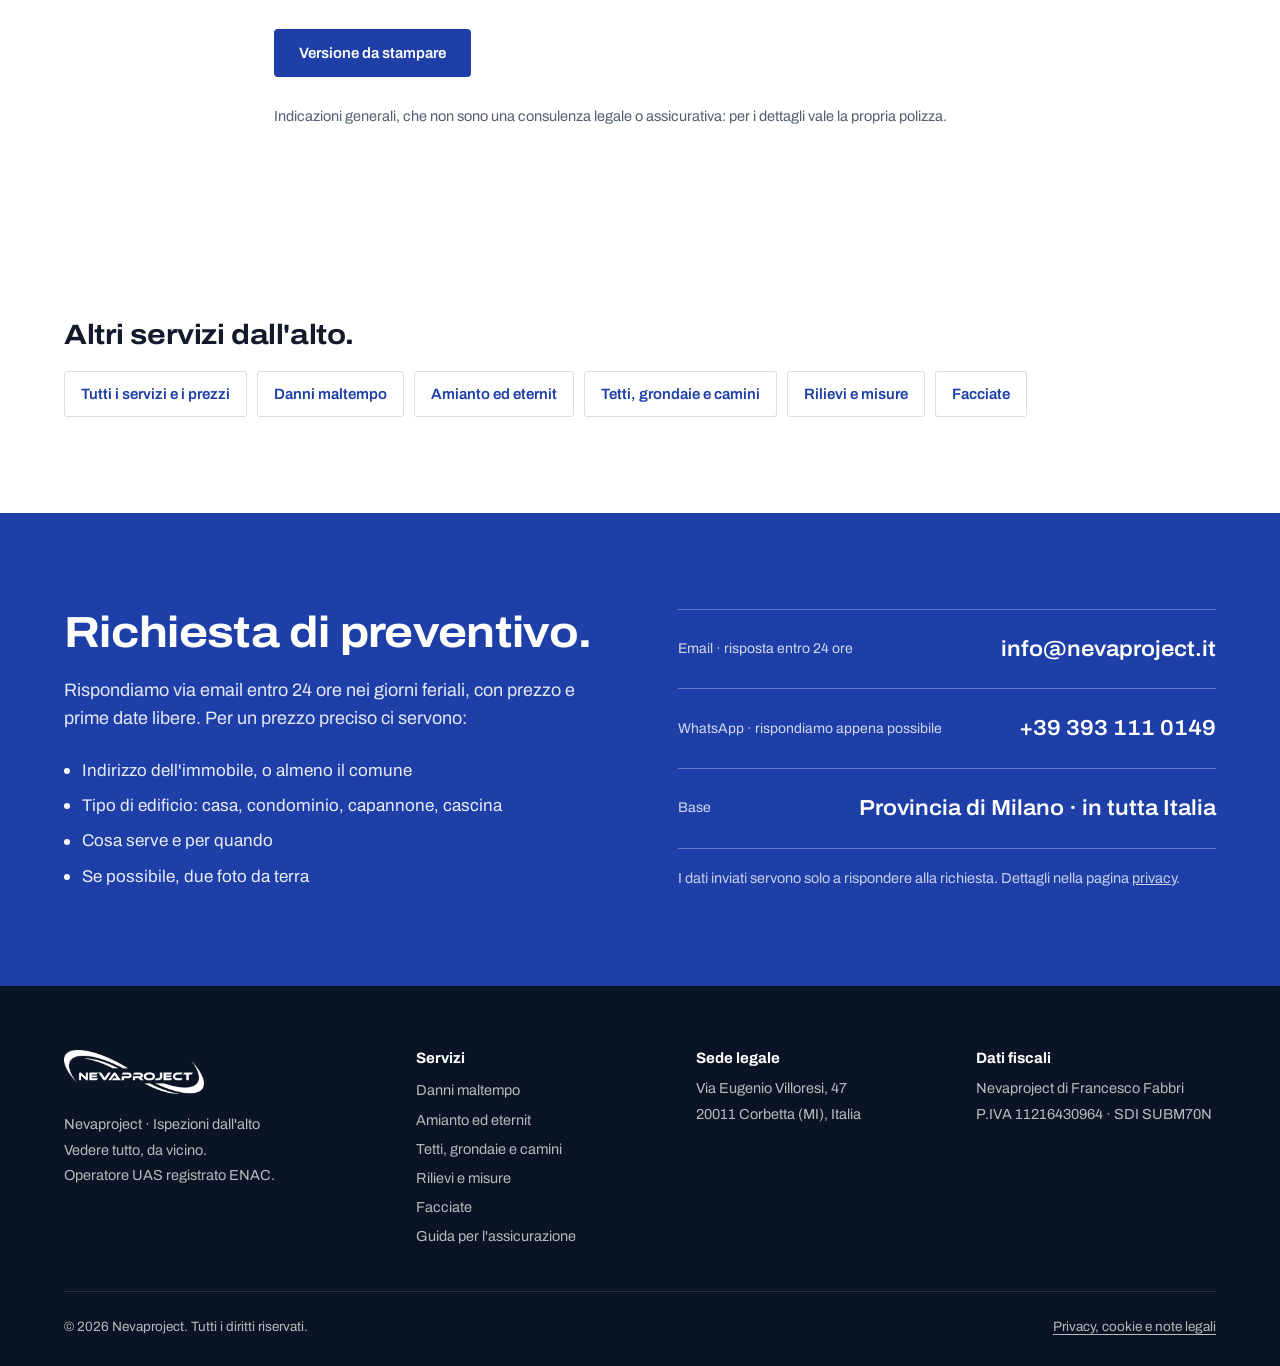
<file: ispezioni/guida-foto-assicurazione/index.html>
<!DOCTYPE html>
<!-- Generato da ~/progetti/NEVAPROJECT/ispezioni/sito_sorgenti/build.py: i testi si modificano lì, poi si rilancia lo script. -->
<html lang="it">
<head>
<meta charset="utf-8">
<meta name="viewport" content="width=device-width,initial-scale=1">
<title>Maltempo: cosa fotografare per l'assicurazione | Nevaproject</title>
<meta name="description" content="Guida gratuita: cosa fotografare dopo vento, grandine o neve, in sicurezza, cosa scrivere nella denuncia e quali spese conservare. Da stampare.">
<link rel="canonical" href="https://nevaproject.it/ispezioni/guida-foto-assicurazione/">
<meta name="theme-color" content="#0B1424">
<link rel="icon" href="../../favicon.svg" type="image/svg+xml">
<link rel="apple-touch-icon" href="../../apple-touch-icon.png">
<meta property="og:type" content="website">
<meta property="og:locale" content="it_IT">
<meta property="og:site_name" content="Nevaproject">
<meta property="og:title" content="Maltempo: cosa fotografare per l'assicurazione | Nevaproject">
<meta property="og:description" content="Guida gratuita: cosa fotografare dopo vento, grandine o neve, in sicurezza, cosa scrivere nella denuncia e quali spese conservare. Da stampare.">
<meta property="og:url" content="https://nevaproject.it/ispezioni/guida-foto-assicurazione/">
<meta property="og:image" content="https://nevaproject.it/assets/og-image.jpg">
<meta name="twitter:card" content="summary_large_image">
<link rel="preload" href="../../assets/fonts/archivo-latin-wdth.woff2" as="font" type="font/woff2" crossorigin>
<link rel="stylesheet" href="../../ispezioni/ispezioni.css">
<script type="application/ld+json">
{
 "@context": "https://schema.org",
 "@graph": [
  {
   "@type": "ProfessionalService",
   "@id": "https://nevaproject.it/#org",
   "name": "Nevaproject",
   "url": "https://nevaproject.it/",
   "telephone": "+39 393 111 0149",
   "email": "info@nevaproject.it",
   "logo": "https://nevaproject.it/assets/logo.png",
   "image": "https://nevaproject.it/assets/og-image.jpg",
   "address": {
    "@type": "PostalAddress",
    "streetAddress": "Via Eugenio Villoresi 47",
    "postalCode": "20011",
    "addressLocality": "Corbetta",
    "addressRegion": "MI",
    "addressCountry": "IT"
   },
   "geo": {
    "@type": "GeoCoordinates",
    "latitude": 45.4686,
    "longitude": 8.911
   },
   "areaServed": [
    {
     "@type": "Country",
     "name": "Italia"
    }
   ]
  },
  {
   "@type": "HowTo",
   "@id": "https://nevaproject.it/ispezioni/guida-foto-assicurazione/#guida",
   "name": "Cosa fotografare dopo il maltempo per l'assicurazione",
   "description": "Lista pratica per documentare in sicurezza i danni da maltempo a casa, condominio o attività e preparare la denuncia all'assicurazione.",
   "inLanguage": "it",
   "publisher": {
    "@id": "https://nevaproject.it/#org"
   },
   "step": [
    {
     "@type": "HowToStep",
     "position": 1,
     "name": "La casa intera da ogni lato",
     "text": "Da lontano, così si capisce dove si trovano i danni."
    },
    {
     "@type": "HowToStep",
     "position": 2,
     "name": "Ogni danno da vicino",
     "text": "Accanto a ogni danno conviene mettere un oggetto di dimensioni note, come una moneta, una penna o un righello: così si capisce quanto è grande."
    },
    {
     "@type": "HowToStep",
     "position": 3,
     "name": "Tegole, coppi e pezzi di grondaia caduti",
     "text": "Dove sono finiti, prima di raccoglierli."
    },
    {
     "@type": "HowToStep",
     "position": 4,
     "name": "Alberi e rami caduti",
     "text": "Insieme al punto che hanno colpito."
    },
    {
     "@type": "HowToStep",
     "position": 5,
     "name": "Dentro casa",
     "text": "Macchie d'acqua, infiltrazioni, soffitti e pareti bagnati, oggetti rovinati."
    },
    {
     "@type": "HowToStep",
     "position": 6,
     "name": "Esterni",
     "text": "Tende da sole, recinzioni, cancelli, arredi da giardino, auto."
    },
    {
     "@type": "HowToStep",
     "position": 7,
     "name": "Un video continuo",
     "text": "Un giro attorno alla casa, descrivendo a voce cosa si vede."
    },
    {
     "@type": "HowToStep",
     "position": 8,
     "name": "L'allerta o la notizia dell'evento",
     "text": "Uno screenshot con la data: aiuta a collegare il danno al giorno giusto."
    }
   ]
  },
  {
   "@type": "BreadcrumbList",
   "itemListElement": [
    {
     "@type": "ListItem",
     "position": 1,
     "name": "Nevaproject",
     "item": "https://nevaproject.it/"
    },
    {
     "@type": "ListItem",
     "position": 2,
     "name": "Ispezioni dall'alto",
     "item": "https://nevaproject.it/ispezioni/"
    },
    {
     "@type": "ListItem",
     "position": 3,
     "name": "Guida per l'assicurazione",
     "item": "https://nevaproject.it/ispezioni/guida-foto-assicurazione/"
    }
   ]
  }
 ]
}
</script>
</head>
<body>
<a class="skip" href="#main">Vai al contenuto</a>
<nav class="nav" aria-label="Principale"><div class="wrap nav-inner"><a href="../../" class="logo"><img src="../../assets/logo-white.webp" width="440" height="138" alt="Nevaproject, vai alla home"></a><button class="nav-toggle" type="button" aria-expanded="false" aria-controls="nav-links" aria-label="Apri il menu"><svg width="20" height="20" viewBox="0 0 24 24" fill="none" stroke="currentColor" stroke-width="2" aria-hidden="true"><path d="M3 6h18M3 12h18M3 18h18"/></svg></button><div class="nav-links" id="nav-links"><a href="../../ispezioni/">Ispezioni dall'alto</a><a href="../../ispezioni/#prezzi">Prezzi</a><a href="../../ispezioni/guida-foto-assicurazione/" aria-current="page">Guida gratuita</a><a href="#contatti">Contatti</a></div></div></nav>
<header class="hero" id="top"><div class="wrap hero-content"><ol class="crumbs"><li><a href="../../">Nevaproject</a></li><li><a href="../../ispezioni/">Ispezioni dall'alto</a></li><li aria-current="page">Guida per l'assicurazione</li></ol><h1><span class="hero-kicker">Guida gratuita · da stampare</span>Dopo il maltempo: cosa fotografare per l'assicurazione</h1><p class="hero-sub">Una lista pratica per documentare i danni a casa, condominio o attività, da terra e in sicurezza. Serve con o senza drone.</p><div class="hero-actions"><a href="#contatti" class="btn btn-light">Preventivo via email</a><a href="https://wa.me/393931110149?text=Buongiorno%2C%20vorrei%20un%20preventivo%20per%3A%20foto%20dei%20danni%20da%20maltempo.%20Indirizzo%20dell%27immobile%3A%20" class="btn btn-line" rel="noopener">WhatsApp</a></div></div></header>
<main id="main">
<section class="sec"><div class="wrap guide-wrap"><div class="guide-sec"><h2 id="sicurezza-t">1. Prima la sicurezza</h2><ul class="ticks one"><li>Sul tetto non si sale, tanto meno se è bagnato o c'è vento: le foto si fanno da terra, dal balcone o dalla finestra.</li><li>Distanza da cavi elettrici caduti, alberi e rami pericolanti.</li><li>Nei locali con crepe nuove su muri o soffitti meglio non entrare finché un tecnico non li ha visti.</li><li>Per un pericolo immediato: Vigili del Fuoco, 115.</li></ul></div><div class="guide-sec"><h2 id="foto-t">2. Le foto da fare</h2><p class="lede">Prima di riparare o pulire. Più foto che poche: quelle inutili si scartano dopo.</p><ol class="check"><li><div><b>La casa intera da ogni lato</b><span>Da lontano, così si capisce dove si trovano i danni.</span></div></li><li><div><b>Ogni danno da vicino</b><span>Accanto a ogni danno conviene mettere un oggetto di dimensioni note, come una moneta, una penna o un righello: così si capisce quanto è grande.</span></div></li><li><div><b>Tegole, coppi e pezzi di grondaia caduti</b><span>Dove sono finiti, prima di raccoglierli.</span></div></li><li><div><b>Alberi e rami caduti</b><span>Insieme al punto che hanno colpito.</span></div></li><li><div><b>Dentro casa</b><span>Macchie d'acqua, infiltrazioni, soffitti e pareti bagnati, oggetti rovinati.</span></div></li><li><div><b>Esterni</b><span>Tende da sole, recinzioni, cancelli, arredi da giardino, auto.</span></div></li><li><div><b>Un video continuo</b><span>Un giro attorno alla casa, descrivendo a voce cosa si vede.</span></div></li><li><div><b>L'allerta o la notizia dell'evento</b><span>Uno screenshot con la data: aiuta a collegare il danno al giorno giusto.</span></div></li></ol></div><div class="guide-sec"><h2 id="dati-t">3. Data e posizione nelle foto</h2><ul class="ticks one"><li>Data, ora e localizzazione attive nella fotocamera del telefono.</li><li>Gli originali vanno conservati: le foto inoltrate su WhatsApp perdono data e posizione. Meglio inviarle come documento o via email.</li><li>Una cartella con tutte le foto e i video, senza modificarli.</li></ul></div><div class="guide-sec"><h2 id="conservare-t">4. Cosa conservare</h2><ul class="ticks one"><li>I materiali danneggiati, se possibile fino al sopralluogo del perito.</li><li>Scontrini e fatture delle riparazioni urgenti: teli, idraulico, lattoniere, rimozione di rami.</li><li>Il Codice civile (art. 1914) chiede di fare il possibile per limitare il danno, per esempio con un telo sul tetto: queste spese vanno documentate.</li></ul></div><div class="guide-sec"><h2 id="denuncia-t">5. La denuncia</h2><p class="lede">Il Codice civile (art. 1913) prevede di avvisare l'assicurazione entro tre giorni, ma molte polizze fissano termini propri: vale quello scritto nella polizza.</p><ul class="ticks"><li>Numero di polizza</li><li>Data e ora dell'evento</li><li>Indirizzo dell'immobile</li><li>Descrizione dei danni, stanza per stanza e lato per lato</li><li>Foto e video</li><li>Spese urgenti già sostenute</li><li>Eventuali testimoni o il verbale dei Vigili del Fuoco</li></ul><p class="notice" style="margin-top:24px"><strong>Condominio.</strong> Per tetto, facciata e parti comuni di solito il sinistro lo apre l'amministratore sulla polizza del fabbricato: conviene avvisarlo subito.</p></div><div class="guide-sec"><h2 id="drone-t">6. Quando serve il drone</h2><div class="prose"><p>Da terra il tetto si vede solo in parte: il retro, i colmi, i comignoli e le grondaie spesso restano fuori dalle foto. Il drone li fotografa da pochi metri, con data, ora e posizione GPS in ogni file, e la consegna arriva entro 24 ore dal volo.</p><p>Il servizio <a href="../../ispezioni/danni-maltempo/">danni maltempo</a> parte da 220&nbsp;€ per una casa, con lo stesso prezzo prima e dopo un evento.</p></div><button type="button" class="btn btn-blue print-btn" data-print>Versione da stampare</button><p class="small" style="margin-top:28px">Indicazioni generali, che non sono una consulenza legale o assicurativa: per i dettagli vale la propria polizza.</p></div></div></section>


<section class="sec others-sec" aria-labelledby="altri-t"><div class="wrap"><h2 id="altri-t" style="font-size:clamp(22px,2.2vw,28px);margin-bottom:20px">Altri servizi dall'alto.</h2><nav class="others" aria-label="Altri servizi"><a href="../../ispezioni/">Tutti i servizi e i prezzi</a><a href="../../ispezioni/danni-maltempo/">Danni maltempo</a><a href="../../ispezioni/amianto-eternit/">Amianto ed eternit</a><a href="../../ispezioni/tetti-grondaie-camini/">Tetti, grondaie e camini</a><a href="../../ispezioni/rilievi-misure/">Rilievi e misure</a><a href="../../ispezioni/facciate/">Facciate</a></nav></div></section>
</main>
<section id="contatti" class="contact" aria-labelledby="contatti-t"><div class="wrap contact-inner"><div><h2 id="contatti-t">Richiesta di preventivo.</h2><p class="lede">Rispondiamo via email entro 24 ore nei giorni feriali, con prezzo e prime date libere. Per un prezzo preciso ci servono:</p><ul class="need"><li>Indirizzo dell'immobile, o almeno il comune</li><li>Tipo di edificio: casa, condominio, capannone, cascina</li><li>Cosa serve e per quando</li><li>Se possibile, due foto da terra</li></ul></div><div><address class="ways"><a href="mailto:info@nevaproject.it?subject=Richiesta%20ispezione%20con%20drone%20-%20Foto%20dei%20danni%20da%20maltempo&amp;body=Buongiorno%2C%0Avorrei%20un%20preventivo%20per%3A%20foto%20dei%20danni%20da%20maltempo.%0A%0AIndirizzo%20dell%27immobile%3A%0ATipo%20di%20edificio%3A%0ACosa%20serve%20e%20per%20quando%3A%0A%0AGrazie"><span class="k">Email · risposta entro 24 ore</span><span class="v">info@nevaproject.it</span></a><a href="https://wa.me/393931110149?text=Buongiorno%2C%20vorrei%20un%20preventivo%20per%3A%20foto%20dei%20danni%20da%20maltempo.%20Indirizzo%20dell%27immobile%3A%20" rel="noopener"><span class="k">WhatsApp · rispondiamo appena possibile</span><span class="v num">+39 393 111 0149</span></a><span class="row"><span class="k">Base</span><span class="v">Provincia di Milano · in tutta Italia</span></span></address><p class="small">I dati inviati servono solo a rispondere alla richiesta. Dettagli nella pagina <a href="../../privacy.html">privacy</a>.</p></div></div></section>
<footer><div class="wrap"><div class="foot-grid"><div><img src="../../assets/logo-white.webp" width="440" height="138" loading="lazy" alt="Nevaproject"><p>Nevaproject · Ispezioni dall'alto<br>Vedere tutto, da vicino.<br>Operatore UAS registrato ENAC.</p></div><div><h2>Servizi</h2><ul><li><a href="../../ispezioni/danni-maltempo/">Danni maltempo</a></li><li><a href="../../ispezioni/amianto-eternit/">Amianto ed eternit</a></li><li><a href="../../ispezioni/tetti-grondaie-camini/">Tetti, grondaie e camini</a></li><li><a href="../../ispezioni/rilievi-misure/">Rilievi e misure</a></li><li><a href="../../ispezioni/facciate/">Facciate</a></li><li><a href="../../ispezioni/guida-foto-assicurazione/">Guida per l'assicurazione</a></li></ul></div><div><h2>Sede legale</h2><p>Via Eugenio Villoresi, 47<br>20011 Corbetta (MI), Italia</p></div><div><h2>Dati fiscali</h2><p>Nevaproject di Francesco Fabbri<br>P.IVA 11216430964 · SDI SUBM70N</p></div></div><div class="foot-bottom"><span>© <span id="y">2026</span> Nevaproject. Tutti i diritti riservati.</span><a href="../../privacy.html">Privacy, cookie e note legali</a></div></div></footer>
<script src="../../ispezioni/ispezioni.js" defer></script>
</body>
</html>
</file>
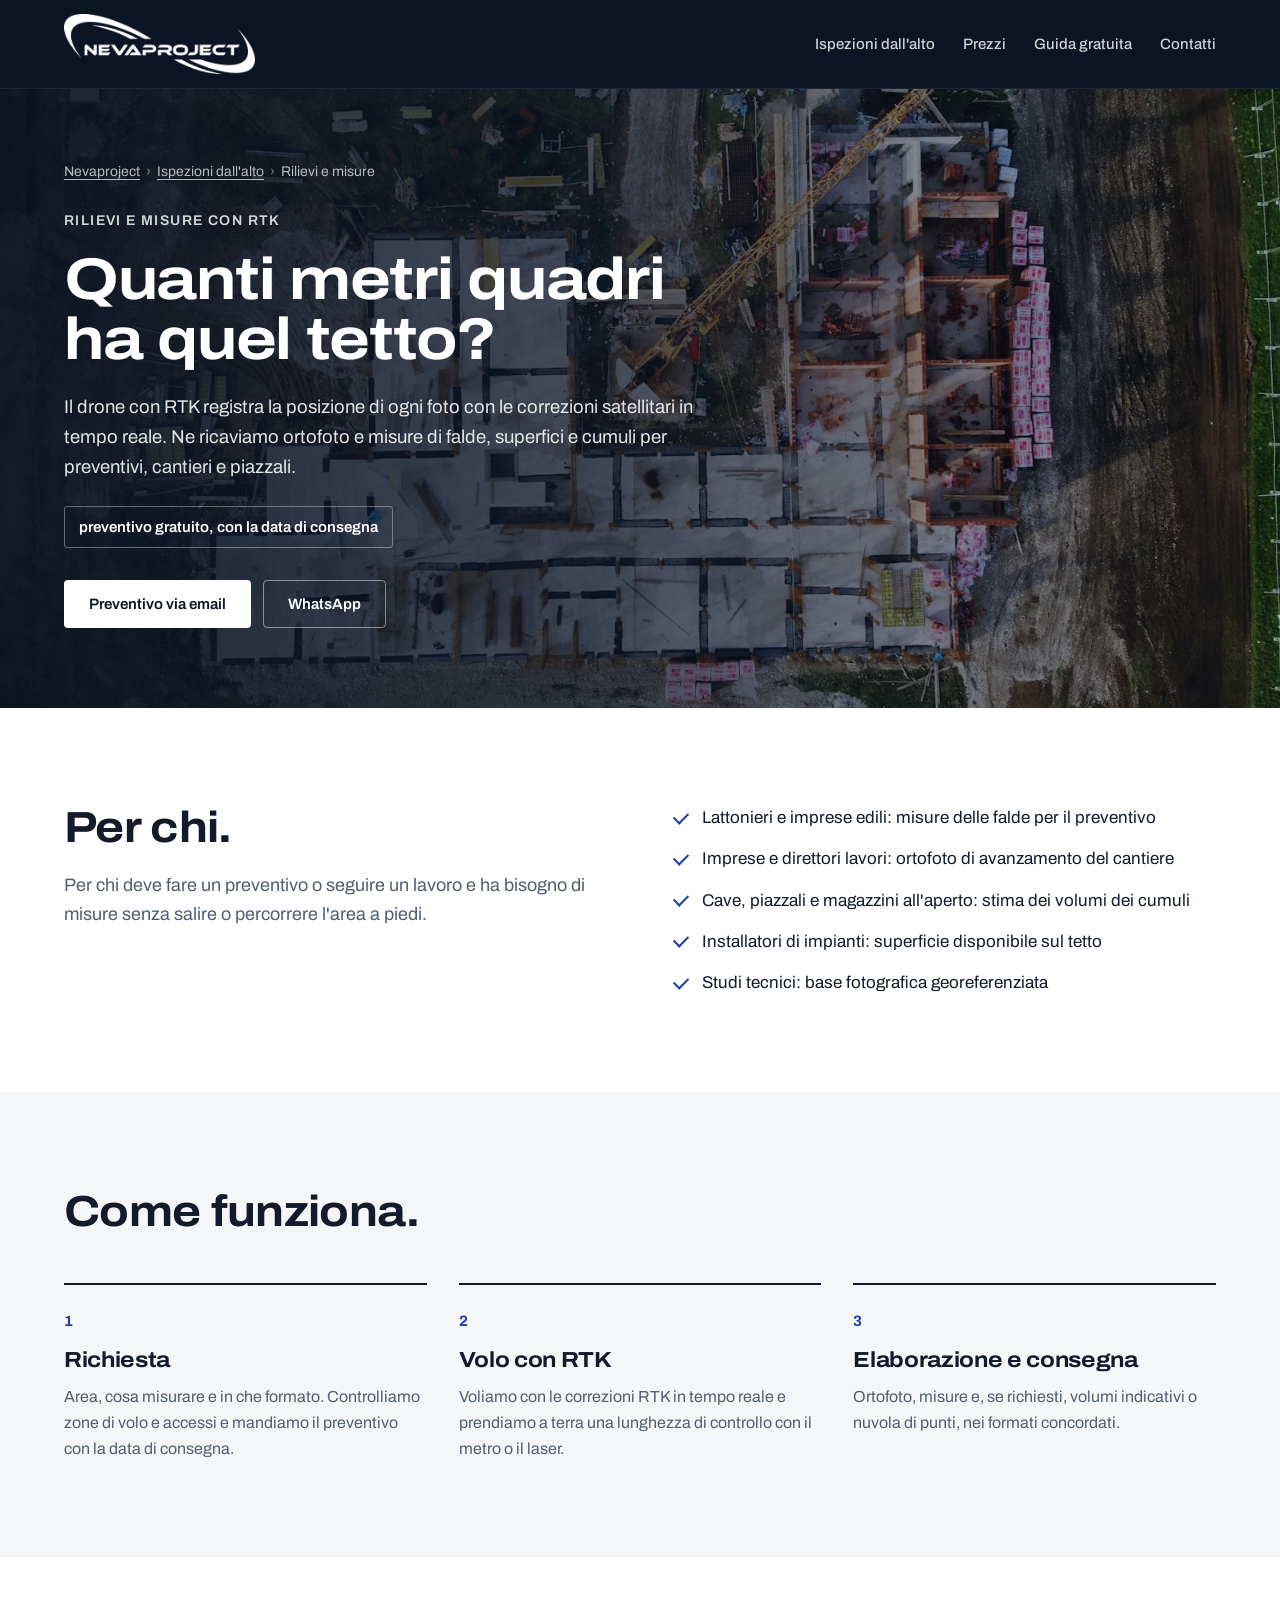
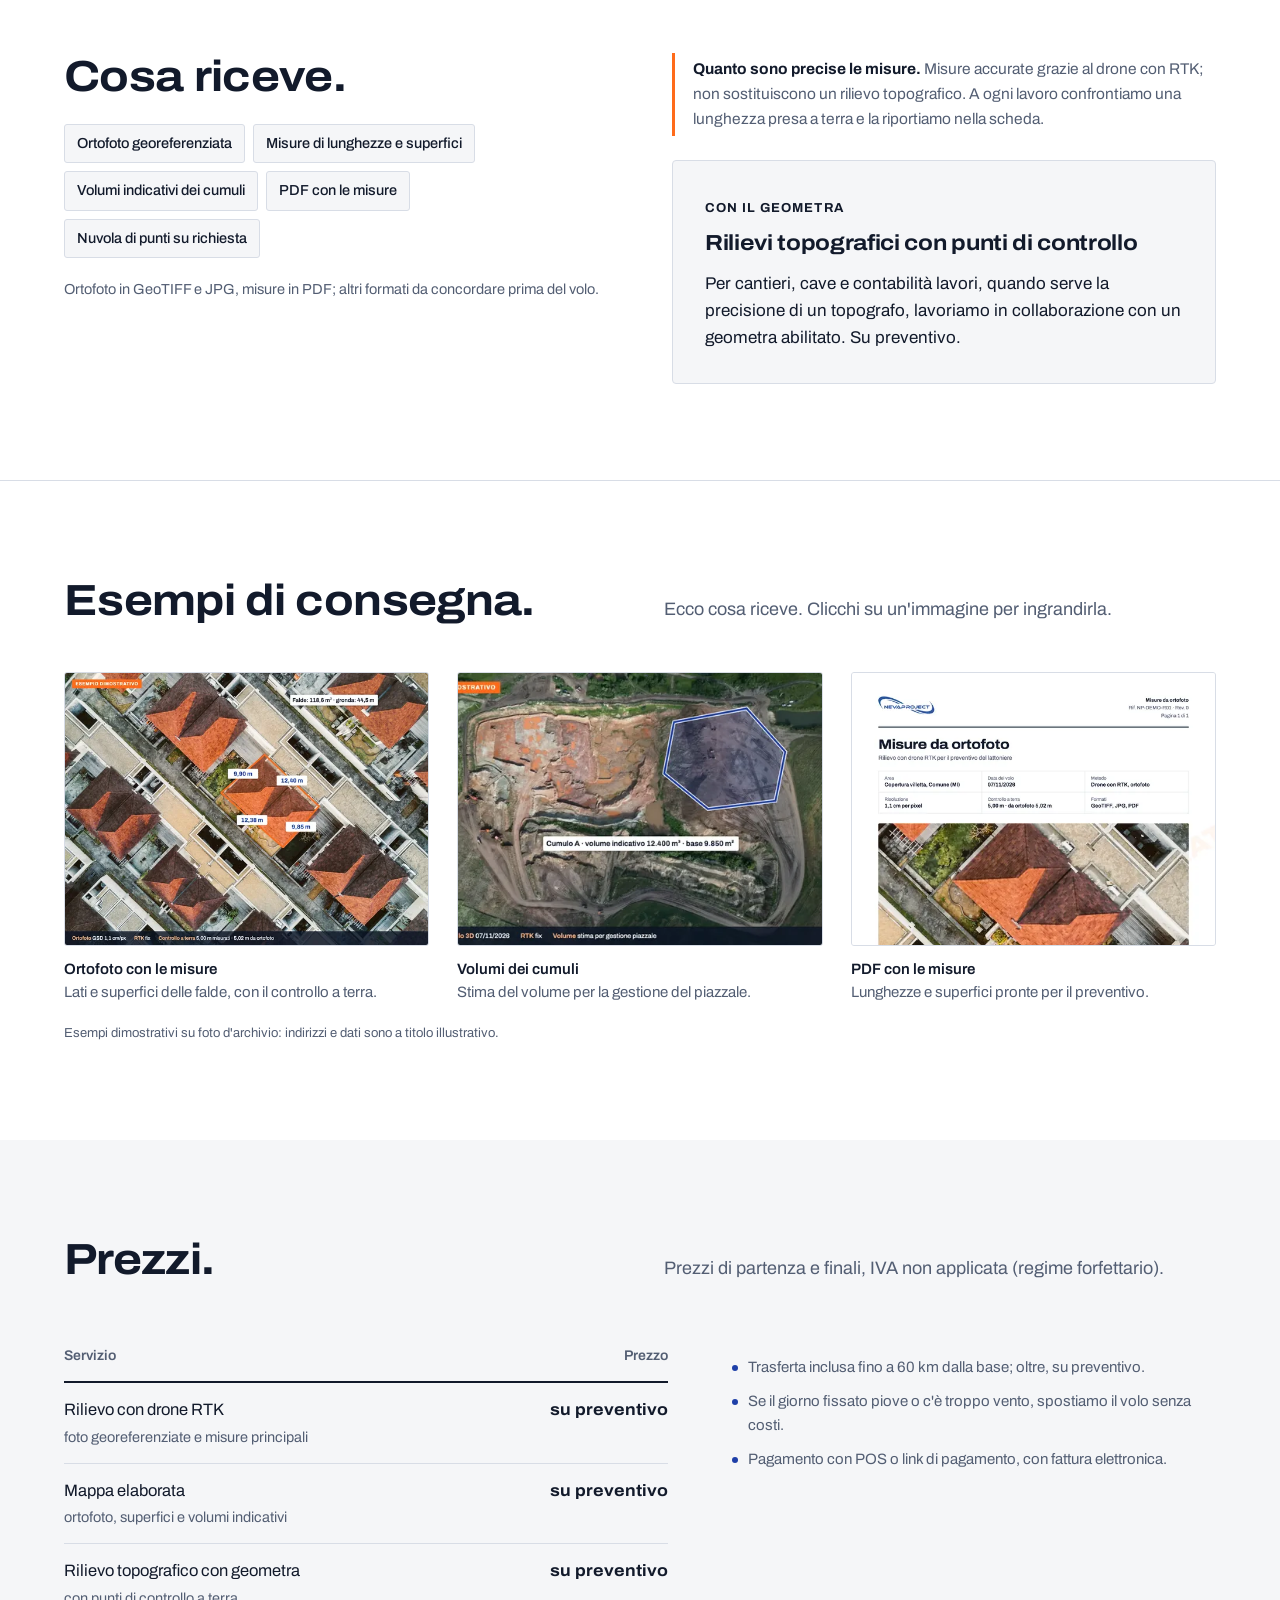
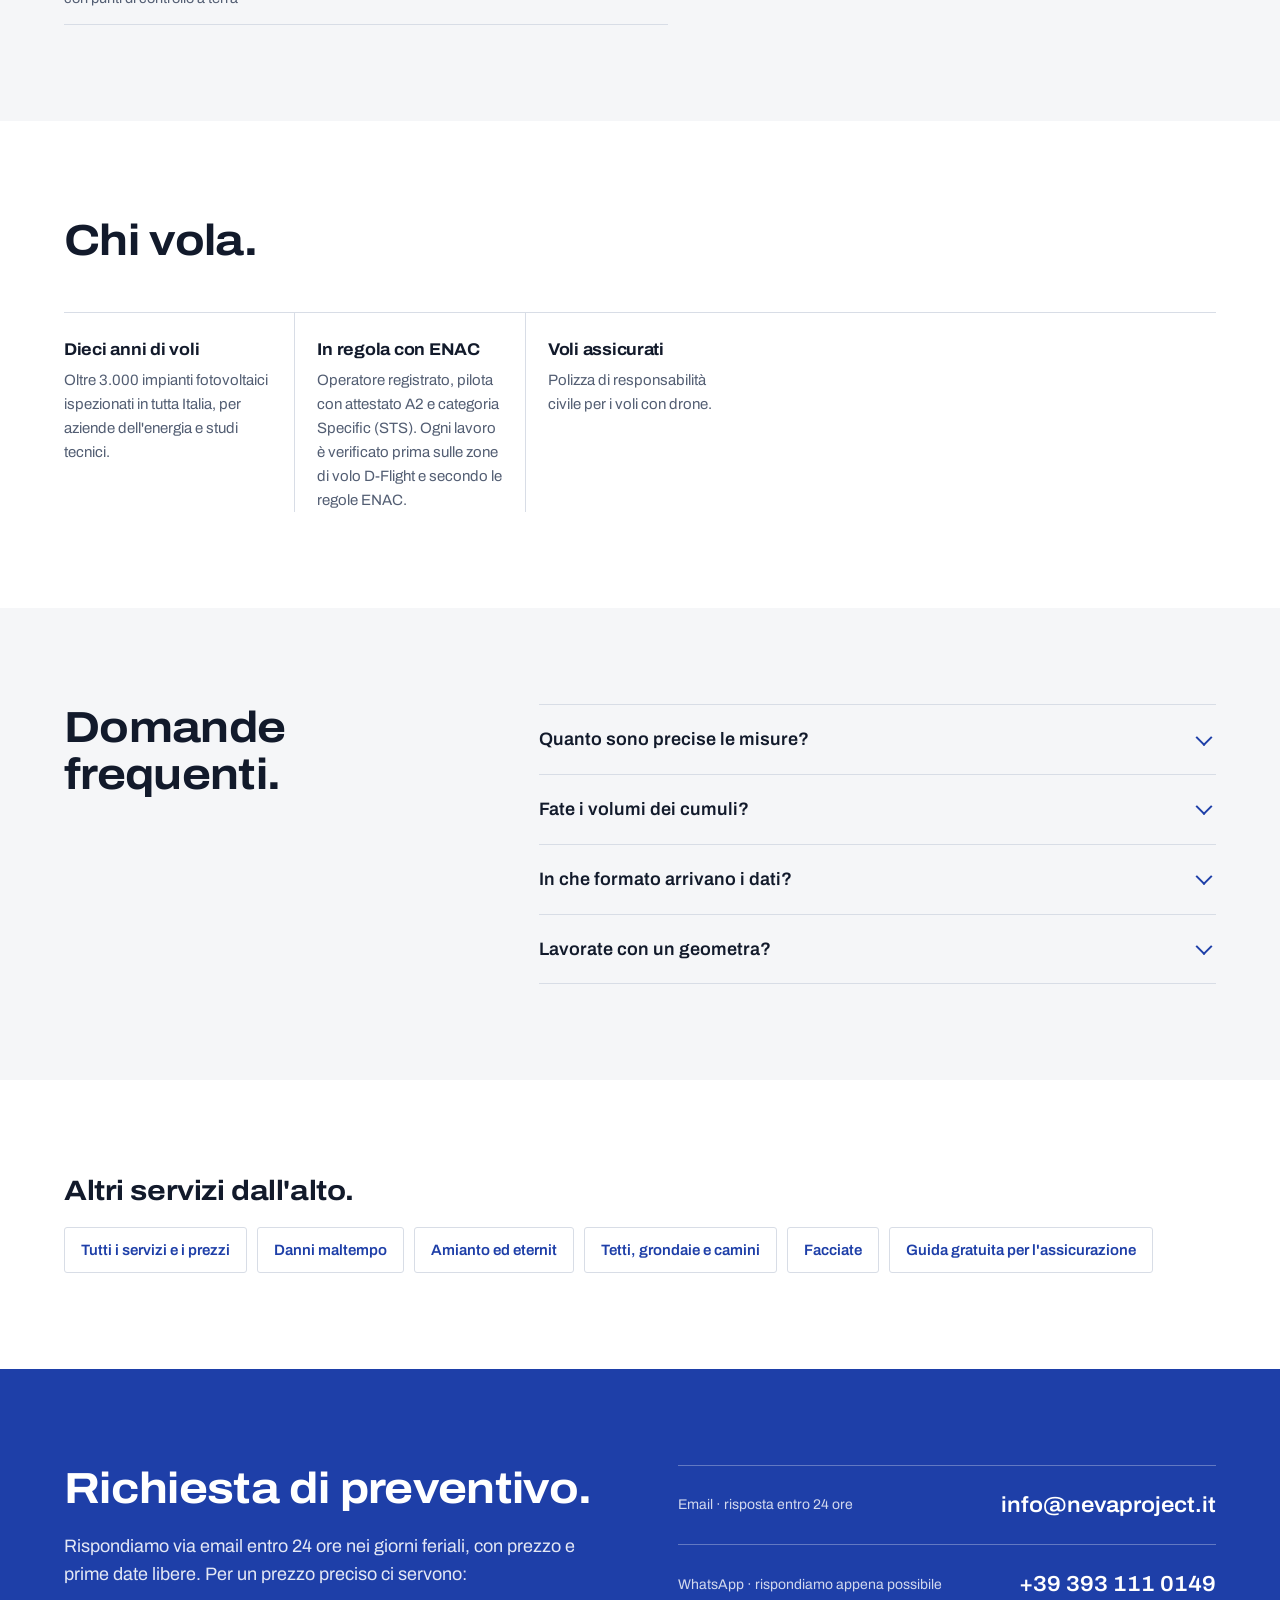
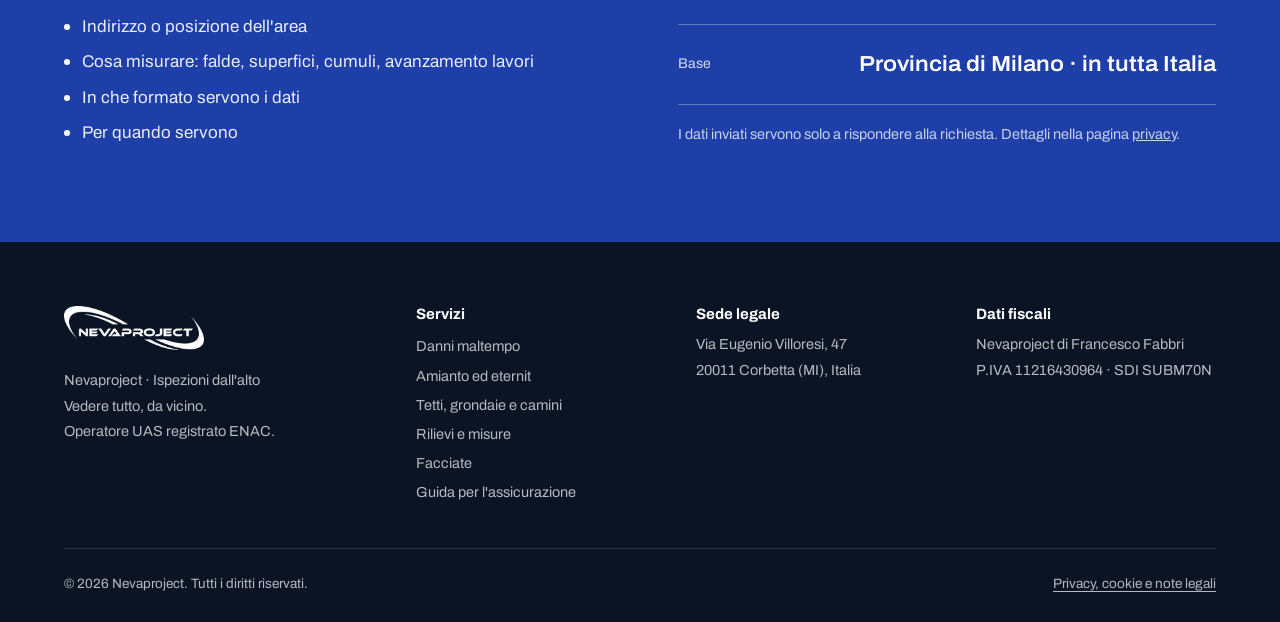
<file: ispezioni/rilievi-misure/index.html>
<!DOCTYPE html>
<!-- Generato da ~/progetti/NEVAPROJECT/ispezioni/sito_sorgenti/build.py: i testi si modificano lì, poi si rilancia lo script. -->
<html lang="it">
<head>
<meta charset="utf-8">
<meta name="viewport" content="width=device-width,initial-scale=1">
<title>Rilievi e misure con drone RTK | Nevaproject</title>
<meta name="description" content="Ortofoto e misure di falde, superfici e cumuli con drone RTK, per lattonieri, imprese e cantieri. Preventivo gratuito.">
<link rel="canonical" href="https://nevaproject.it/ispezioni/rilievi-misure/">
<meta name="theme-color" content="#0B1424">
<link rel="icon" href="../../favicon.svg" type="image/svg+xml">
<link rel="apple-touch-icon" href="../../apple-touch-icon.png">
<meta property="og:type" content="website">
<meta property="og:locale" content="it_IT">
<meta property="og:site_name" content="Nevaproject">
<meta property="og:title" content="Rilievi e misure con drone RTK | Nevaproject">
<meta property="og:description" content="Ortofoto e misure di falde, superfici e cumuli con drone RTK, per lattonieri, imprese e cantieri. Preventivo gratuito.">
<meta property="og:url" content="https://nevaproject.it/ispezioni/rilievi-misure/">
<meta property="og:image" content="https://nevaproject.it/assets/og-image.jpg">
<meta name="twitter:card" content="summary_large_image">
<link rel="preload" href="../../assets/fonts/archivo-latin-wdth.woff2" as="font" type="font/woff2" crossorigin>
<link rel="stylesheet" href="../../ispezioni/ispezioni.css">
<script type="application/ld+json">
{
 "@context": "https://schema.org",
 "@graph": [
  {
   "@type": "ProfessionalService",
   "@id": "https://nevaproject.it/#org",
   "name": "Nevaproject",
   "url": "https://nevaproject.it/",
   "telephone": "+39 393 111 0149",
   "email": "info@nevaproject.it",
   "logo": "https://nevaproject.it/assets/logo.png",
   "image": "https://nevaproject.it/assets/og-image.jpg",
   "address": {
    "@type": "PostalAddress",
    "streetAddress": "Via Eugenio Villoresi 47",
    "postalCode": "20011",
    "addressLocality": "Corbetta",
    "addressRegion": "MI",
    "addressCountry": "IT"
   },
   "geo": {
    "@type": "GeoCoordinates",
    "latitude": 45.4686,
    "longitude": 8.911
   },
   "areaServed": [
    {
     "@type": "Country",
     "name": "Italia"
    }
   ]
  },
  {
   "@type": "Service",
   "@id": "https://nevaproject.it/ispezioni/rilievi-misure/#servizio",
   "name": "Rilievi e misure con drone RTK",
   "serviceType": "Rilievo fotogrammetrico con drone",
   "description": "Ortofoto georeferenziate e misure di falde, superfici e cumuli con drone RTK. Misure accurate che non sostituiscono un rilievo topografico; rilievi topografici con punti di controllo in collaborazione con un geometra abilitato.",
   "provider": {
    "@id": "https://nevaproject.it/#org"
   },
   "areaServed": [
    {
     "@type": "Country",
     "name": "Italia"
    }
   ],
   "url": "https://nevaproject.it/ispezioni/rilievi-misure/"
  },
  {
   "@type": "BreadcrumbList",
   "itemListElement": [
    {
     "@type": "ListItem",
     "position": 1,
     "name": "Nevaproject",
     "item": "https://nevaproject.it/"
    },
    {
     "@type": "ListItem",
     "position": 2,
     "name": "Ispezioni dall'alto",
     "item": "https://nevaproject.it/ispezioni/"
    },
    {
     "@type": "ListItem",
     "position": 3,
     "name": "Rilievi e misure",
     "item": "https://nevaproject.it/ispezioni/rilievi-misure/"
    }
   ]
  },
  {
   "@type": "FAQPage",
   "mainEntity": [
    {
     "@type": "Question",
     "name": "Quanto sono precise le misure?",
     "acceptedAnswer": {
      "@type": "Answer",
      "text": "Le misure sono accurate grazie al drone con RTK, ma non sostituiscono un rilievo topografico. A ogni lavoro confrontiamo una lunghezza presa a terra con il metro o il laser e la riportiamo nella scheda."
     }
    },
    {
     "@type": "Question",
     "name": "Fate i volumi dei cumuli?",
     "acceptedAnswer": {
      "@type": "Answer",
      "text": "Sì, come stima per la gestione di piazzali e magazzini. Per la contabilità lavori, o quando serve la precisione di un topografo, lavoriamo con il geometra su preventivo."
     }
    },
    {
     "@type": "Question",
     "name": "In che formato arrivano i dati?",
     "acceptedAnswer": {
      "@type": "Answer",
      "text": "Ortofoto in GeoTIFF e JPG e misure in PDF; nuvola di punti e modello 3D su richiesta. Altri formati li concordiamo prima del volo."
     }
    },
    {
     "@type": "Question",
     "name": "Lavorate con un geometra?",
     "acceptedAnswer": {
      "@type": "Answer",
      "text": "Sì: per i rilievi topografici con punti di controllo collaboriamo con un geometra abilitato e prepariamo insieme il preventivo."
     }
    }
   ]
  }
 ]
}
</script>
</head>
<body>
<a class="skip" href="#main">Vai al contenuto</a>
<nav class="nav" aria-label="Principale"><div class="wrap nav-inner"><a href="../../" class="logo"><img src="../../assets/logo-white.webp" width="440" height="138" alt="Nevaproject, vai alla home"></a><button class="nav-toggle" type="button" aria-expanded="false" aria-controls="nav-links" aria-label="Apri il menu"><svg width="20" height="20" viewBox="0 0 24 24" fill="none" stroke="currentColor" stroke-width="2" aria-hidden="true"><path d="M3 6h18M3 12h18M3 18h18"/></svg></button><div class="nav-links" id="nav-links"><a href="../../ispezioni/">Ispezioni dall'alto</a><a href="../../ispezioni/#prezzi">Prezzi</a><a href="../../ispezioni/guida-foto-assicurazione/">Guida gratuita</a><a href="#contatti">Contatti</a></div></div></nav>
<header class="hero has-img" id="top"><img class="hero-img" src="../../assets/img/cantiere-zenitale-1600.webp" srcset="../../assets/img/cantiere-zenitale-800.webp 800w, ../../assets/img/cantiere-zenitale-1600.webp 1600w" sizes="100vw" width="1600" height="900" fetchpriority="high" alt="Cantiere edile ripreso in verticale dal drone"><div class="wrap hero-content"><ol class="crumbs"><li><a href="../../">Nevaproject</a></li><li><a href="../../ispezioni/">Ispezioni dall'alto</a></li><li aria-current="page">Rilievi e misure</li></ol><h1><span class="hero-kicker">Rilievi e misure con RTK</span>Quanti metri quadri ha quel tetto?</h1><p class="hero-sub">Il drone con RTK registra la posizione di ogni foto con le correzioni satellitari in tempo reale. Ne ricaviamo ortofoto e misure di falde, superfici e cumuli per preventivi, cantieri e piazzali.</p><p class="hero-price">preventivo gratuito, con la data di consegna</p><div class="hero-actions"><a href="#contatti" class="btn btn-light">Preventivo via email</a><a href="https://wa.me/393931110149?text=Buongiorno%2C%20vorrei%20un%20preventivo%20per%3A%20rilievo%20con%20drone%20RTK.%20Indirizzo%20dell%27immobile%3A%20" class="btn btn-line" rel="noopener">WhatsApp</a></div></div></header>
<main id="main">
<section class="sec" aria-labelledby="chi-t"><div class="wrap"><div class="two"><div><h2 id="chi-t">Per chi.</h2><p class="lede" style="margin-top:20px">Per chi deve fare un preventivo o seguire un lavoro e ha bisogno di misure senza salire o percorrere l'area a piedi.</p></div><div><ul class="ticks one"><li>Lattonieri e imprese edili: misure delle falde per il preventivo</li><li>Imprese e direttori lavori: ortofoto di avanzamento del cantiere</li><li>Cave, piazzali e magazzini all'aperto: stima dei volumi dei cumuli</li><li>Installatori di impianti: superficie disponibile sul tetto</li><li>Studi tecnici: base fotografica georeferenziata</li></ul></div></div></div></section><section class="sec alt" aria-labelledby="come-t"><div class="wrap"><div class="sec-head solo"><h2 id="come-t">Come funziona.</h2></div><ol class="steps"><li><h3>Richiesta</h3><p>Area, cosa misurare e in che formato. Controlliamo zone di volo e accessi e mandiamo il preventivo con la data di consegna.</p></li><li><h3>Volo con RTK</h3><p>Voliamo con le correzioni RTK in tempo reale e prendiamo a terra una lunghezza di controllo con il metro o il laser.</p></li><li><h3>Elaborazione e consegna</h3><p>Ortofoto, misure e, se richiesti, volumi indicativi o nuvola di punti, nei formati concordati.</p></li></ol></div></section><section class="sec" aria-labelledby="riceve-t"><div class="wrap"><div class="two"><div><h2 id="riceve-t">Cosa riceve.</h2><ul class="chips" aria-label="Cosa riceve"><li>Ortofoto georeferenziata</li><li>Misure di lunghezze e superfici</li><li>Volumi indicativi dei cumuli</li><li>PDF con le misure</li><li>Nuvola di punti su richiesta</li></ul><p class="small" style="margin-top:20px">Ortofoto in GeoTIFF e JPG, misure in PDF; altri formati da concordare prima del volo.</p></div><div><p class="notice"><strong>Quanto sono precise le misure.</strong> Misure accurate grazie al drone con RTK; non sostituiscono un rilievo topografico. A ogni lavoro confrontiamo una lunghezza presa a terra e la riportiamo nella scheda.</p><div class="box" style="margin-top:24px"><span class="tag">Con il geometra</span><h3>Rilievi topografici con punti di controllo</h3><p>Per cantieri, cave e contabilità lavori, quando serve la precisione di un topografo, lavoriamo in collaborazione con un geometra abilitato. Su preventivo.</p></div></div></div></div></section><section class="sec" id="esempi" aria-labelledby="esempi-t"><div class="wrap"><div class="sec-head"><h2 id="esempi-t">Esempi di consegna.</h2><p class="lede">Ecco cosa riceve. Clicchi su un'immagine per ingrandirla.</p></div><ul class="samples"><li><a href="../../assets/img/ex-rilievi-ortofoto-1240.webp" data-lb><img src="../../assets/img/ex-rilievi-ortofoto-620.webp" width="620" height="465" loading="lazy" decoding="async" alt="Ortofoto di case viste dall'alto con le misure dei lati di un tetto"></a><p><b>Ortofoto con le misure</b>Lati e superfici delle falde, con il controllo a terra.</p></li><li><a href="../../assets/img/ex-rilievi-volumi-1240.webp" data-lb><img src="../../assets/img/ex-rilievi-volumi-620.webp" width="620" height="349" loading="lazy" decoding="async" alt="Ortofoto di una cava con un cumulo delimitato e il volume indicativo"></a><p><b>Volumi dei cumuli</b>Stima del volume per la gestione del piazzale.</p></li><li><a href="../../assets/img/ex-rilievi-misure-1240.webp" data-lb><img src="../../assets/img/ex-rilievi-misure-620.webp" width="620" height="877" loading="lazy" decoding="async" alt="Documento con ortofoto e tabelle di lunghezze e superfici delle falde"></a><p><b>PDF con le misure</b>Lunghezze e superfici pronte per il preventivo.</p></li></ul><p class="samples-note">Esempi dimostrativi su foto d'archivio: indirizzi e dati sono a titolo illustrativo.</p></div></section><section class="sec alt" aria-labelledby="prezzi-t"><div class="wrap"><div class="sec-head"><h2 id="prezzi-t">Prezzi.</h2><p class="lede">Prezzi di partenza e finali, IVA non applicata (regime forfettario).</p></div><div class="tables"><div><table class="prices"><thead><tr><th scope="col">Servizio</th><th scope="col">Prezzo</th></tr></thead><tbody><tr><td>Rilievo con drone RTK<span class="sub">foto georeferenziate e misure principali</span></td><td class="num">su preventivo</td></tr><tr><td>Mappa elaborata<span class="sub">ortofoto, superfici e volumi indicativi</span></td><td class="num">su preventivo</td></tr><tr><td>Rilievo topografico con geometra<span class="sub">con punti di controllo a terra</span></td><td class="num">su preventivo</td></tr></tbody></table></div><div><ul class="price-notes"><li>Trasferta inclusa fino a 60 km dalla base; oltre, su preventivo.</li><li>Se il giorno fissato piove o c'è troppo vento, spostiamo il volo senza costi.</li><li>Pagamento con POS o link di pagamento, con fattura elettronica.</li></ul></div></div></div></section>
<section class="sec" aria-labelledby="fiducia-t"><div class="wrap"><div class="sec-head solo"><h2 id="fiducia-t">Chi vola.</h2></div><ul class="trust"><li><h3>Dieci anni di voli</h3><p>Oltre 3.000 impianti fotovoltaici ispezionati in tutta Italia, per aziende dell'energia e studi tecnici.</p></li><li><h3>In regola con ENAC</h3><p>Operatore registrato, pilota con attestato A2 e categoria Specific (STS). Ogni lavoro è verificato prima sulle zone di volo D-Flight e secondo le regole ENAC.</p></li><li><h3>Voli assicurati</h3><p>Polizza di responsabilità civile per i voli con drone.</p></li></ul></div></section>
<section class="sec alt" id="faq" aria-labelledby="faq-t"><div class="wrap faq-inner"><h2 id="faq-t">Domande frequenti.</h2><div class="faq-list"><details><summary>Quanto sono precise le misure?</summary><p>Le misure sono accurate grazie al drone con RTK, ma non sostituiscono un rilievo topografico. A ogni lavoro confrontiamo una lunghezza presa a terra con il metro o il laser e la riportiamo nella scheda.</p></details><details><summary>Fate i volumi dei cumuli?</summary><p>Sì, come stima per la gestione di piazzali e magazzini. Per la contabilità lavori, o quando serve la precisione di un topografo, lavoriamo con il geometra su preventivo.</p></details><details><summary>In che formato arrivano i dati?</summary><p>Ortofoto in GeoTIFF e JPG e misure in PDF; nuvola di punti e modello 3D su richiesta. Altri formati li concordiamo prima del volo.</p></details><details><summary>Lavorate con un geometra?</summary><p>Sì: per i rilievi topografici con punti di controllo collaboriamo con un geometra abilitato e prepariamo insieme il preventivo.</p></details></div></div></section>
<section class="sec others-sec" aria-labelledby="altri-t"><div class="wrap"><h2 id="altri-t" style="font-size:clamp(22px,2.2vw,28px);margin-bottom:20px">Altri servizi dall'alto.</h2><nav class="others" aria-label="Altri servizi"><a href="../../ispezioni/">Tutti i servizi e i prezzi</a><a href="../../ispezioni/danni-maltempo/">Danni maltempo</a><a href="../../ispezioni/amianto-eternit/">Amianto ed eternit</a><a href="../../ispezioni/tetti-grondaie-camini/">Tetti, grondaie e camini</a><a href="../../ispezioni/facciate/">Facciate</a><a href="../../ispezioni/guida-foto-assicurazione/">Guida gratuita per l'assicurazione</a></nav></div></section>
</main>
<section id="contatti" class="contact" aria-labelledby="contatti-t"><div class="wrap contact-inner"><div><h2 id="contatti-t">Richiesta di preventivo.</h2><p class="lede">Rispondiamo via email entro 24 ore nei giorni feriali, con prezzo e prime date libere. Per un prezzo preciso ci servono:</p><ul class="need"><li>Indirizzo o posizione dell'area</li><li>Cosa misurare: falde, superfici, cumuli, avanzamento lavori</li><li>In che formato servono i dati</li><li>Per quando servono</li></ul></div><div><address class="ways"><a href="mailto:info@nevaproject.it?subject=Richiesta%20ispezione%20con%20drone%20-%20Rilievo%20con%20drone%20RTK&amp;body=Buongiorno%2C%0Avorrei%20un%20preventivo%20per%3A%20rilievo%20con%20drone%20RTK.%0A%0AIndirizzo%20dell%27immobile%3A%0ATipo%20di%20edificio%3A%0ACosa%20serve%20e%20per%20quando%3A%0A%0AGrazie"><span class="k">Email · risposta entro 24 ore</span><span class="v">info@nevaproject.it</span></a><a href="https://wa.me/393931110149?text=Buongiorno%2C%20vorrei%20un%20preventivo%20per%3A%20rilievo%20con%20drone%20RTK.%20Indirizzo%20dell%27immobile%3A%20" rel="noopener"><span class="k">WhatsApp · rispondiamo appena possibile</span><span class="v num">+39 393 111 0149</span></a><span class="row"><span class="k">Base</span><span class="v">Provincia di Milano · in tutta Italia</span></span></address><p class="small">I dati inviati servono solo a rispondere alla richiesta. Dettagli nella pagina <a href="../../privacy.html">privacy</a>.</p></div></div></section>
<footer><div class="wrap"><div class="foot-grid"><div><img src="../../assets/logo-white.webp" width="440" height="138" loading="lazy" alt="Nevaproject"><p>Nevaproject · Ispezioni dall'alto<br>Vedere tutto, da vicino.<br>Operatore UAS registrato ENAC.</p></div><div><h2>Servizi</h2><ul><li><a href="../../ispezioni/danni-maltempo/">Danni maltempo</a></li><li><a href="../../ispezioni/amianto-eternit/">Amianto ed eternit</a></li><li><a href="../../ispezioni/tetti-grondaie-camini/">Tetti, grondaie e camini</a></li><li><a href="../../ispezioni/rilievi-misure/">Rilievi e misure</a></li><li><a href="../../ispezioni/facciate/">Facciate</a></li><li><a href="../../ispezioni/guida-foto-assicurazione/">Guida per l'assicurazione</a></li></ul></div><div><h2>Sede legale</h2><p>Via Eugenio Villoresi, 47<br>20011 Corbetta (MI), Italia</p></div><div><h2>Dati fiscali</h2><p>Nevaproject di Francesco Fabbri<br>P.IVA 11216430964 · SDI SUBM70N</p></div></div><div class="foot-bottom"><span>© <span id="y">2026</span> Nevaproject. Tutti i diritti riservati.</span><a href="../../privacy.html">Privacy, cookie e note legali</a></div></div></footer>
<script src="../../ispezioni/ispezioni.js" defer></script>
</body>
</html>
</file>
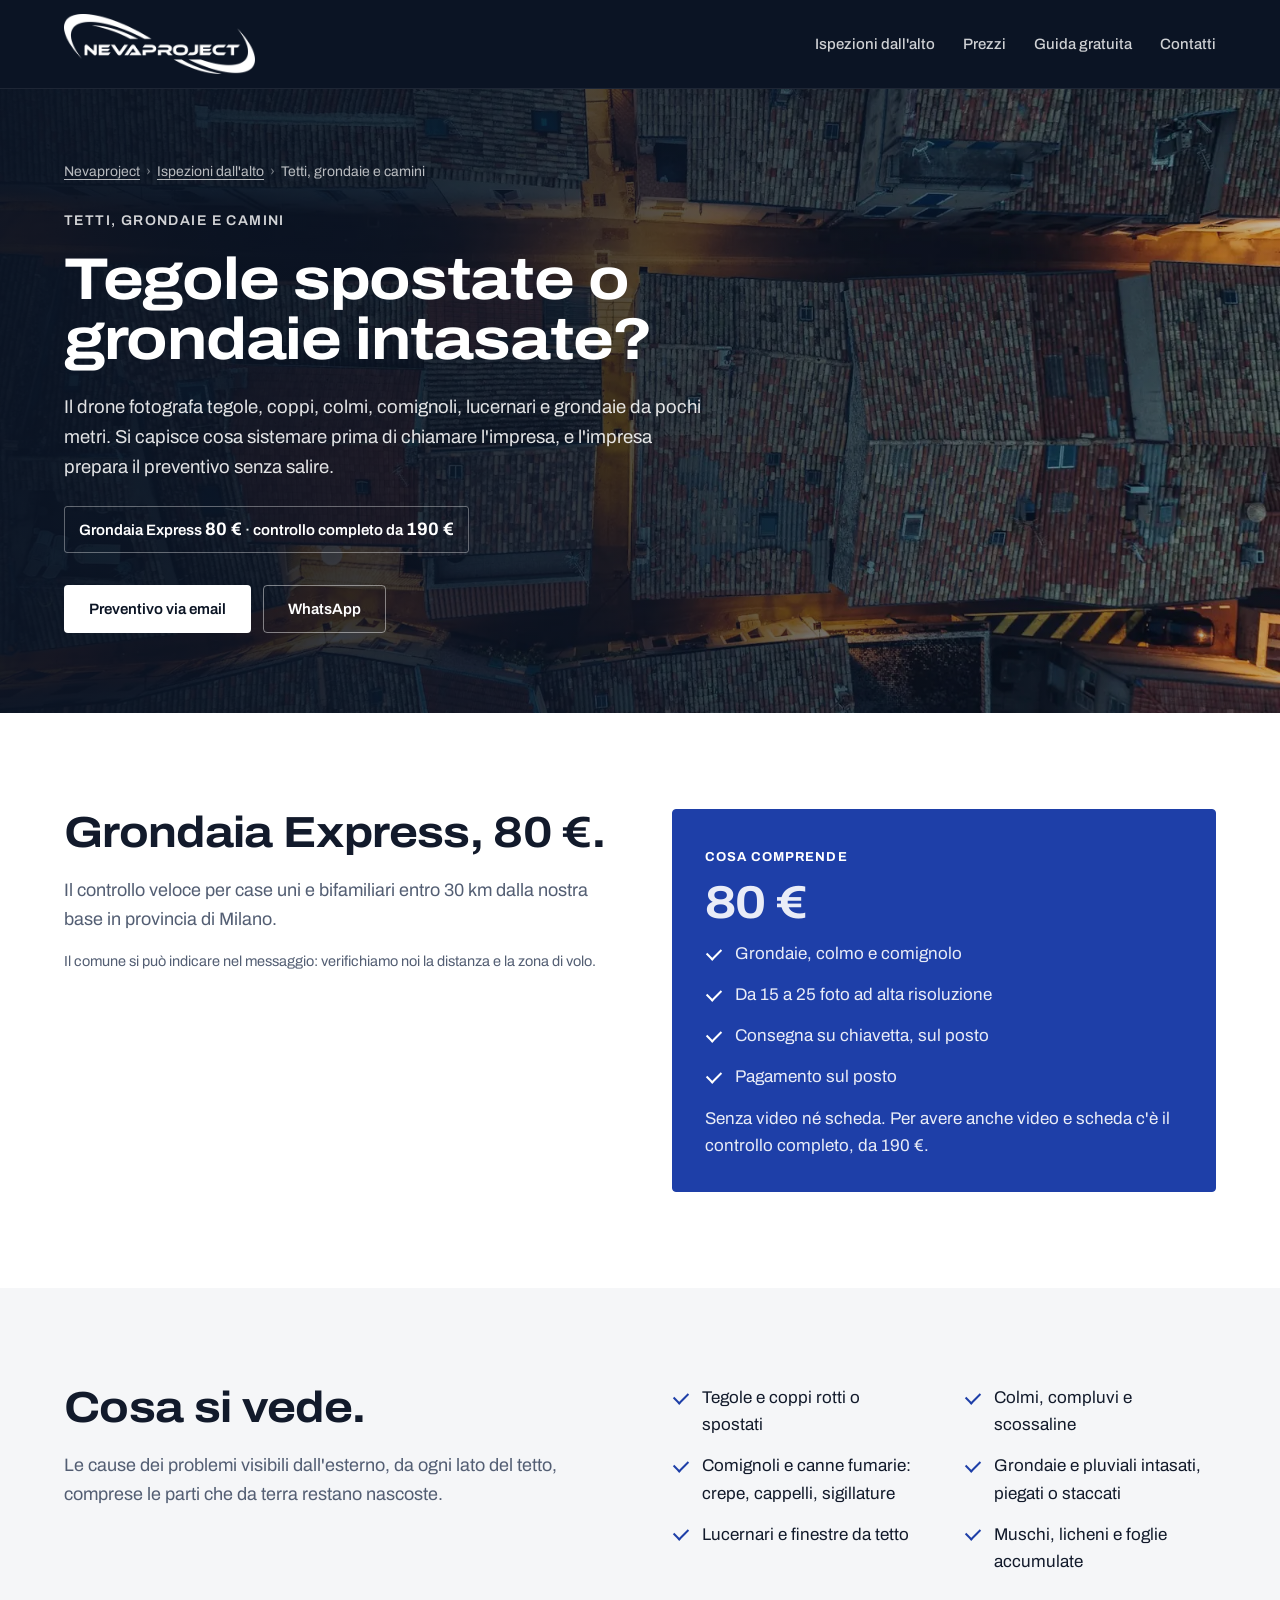
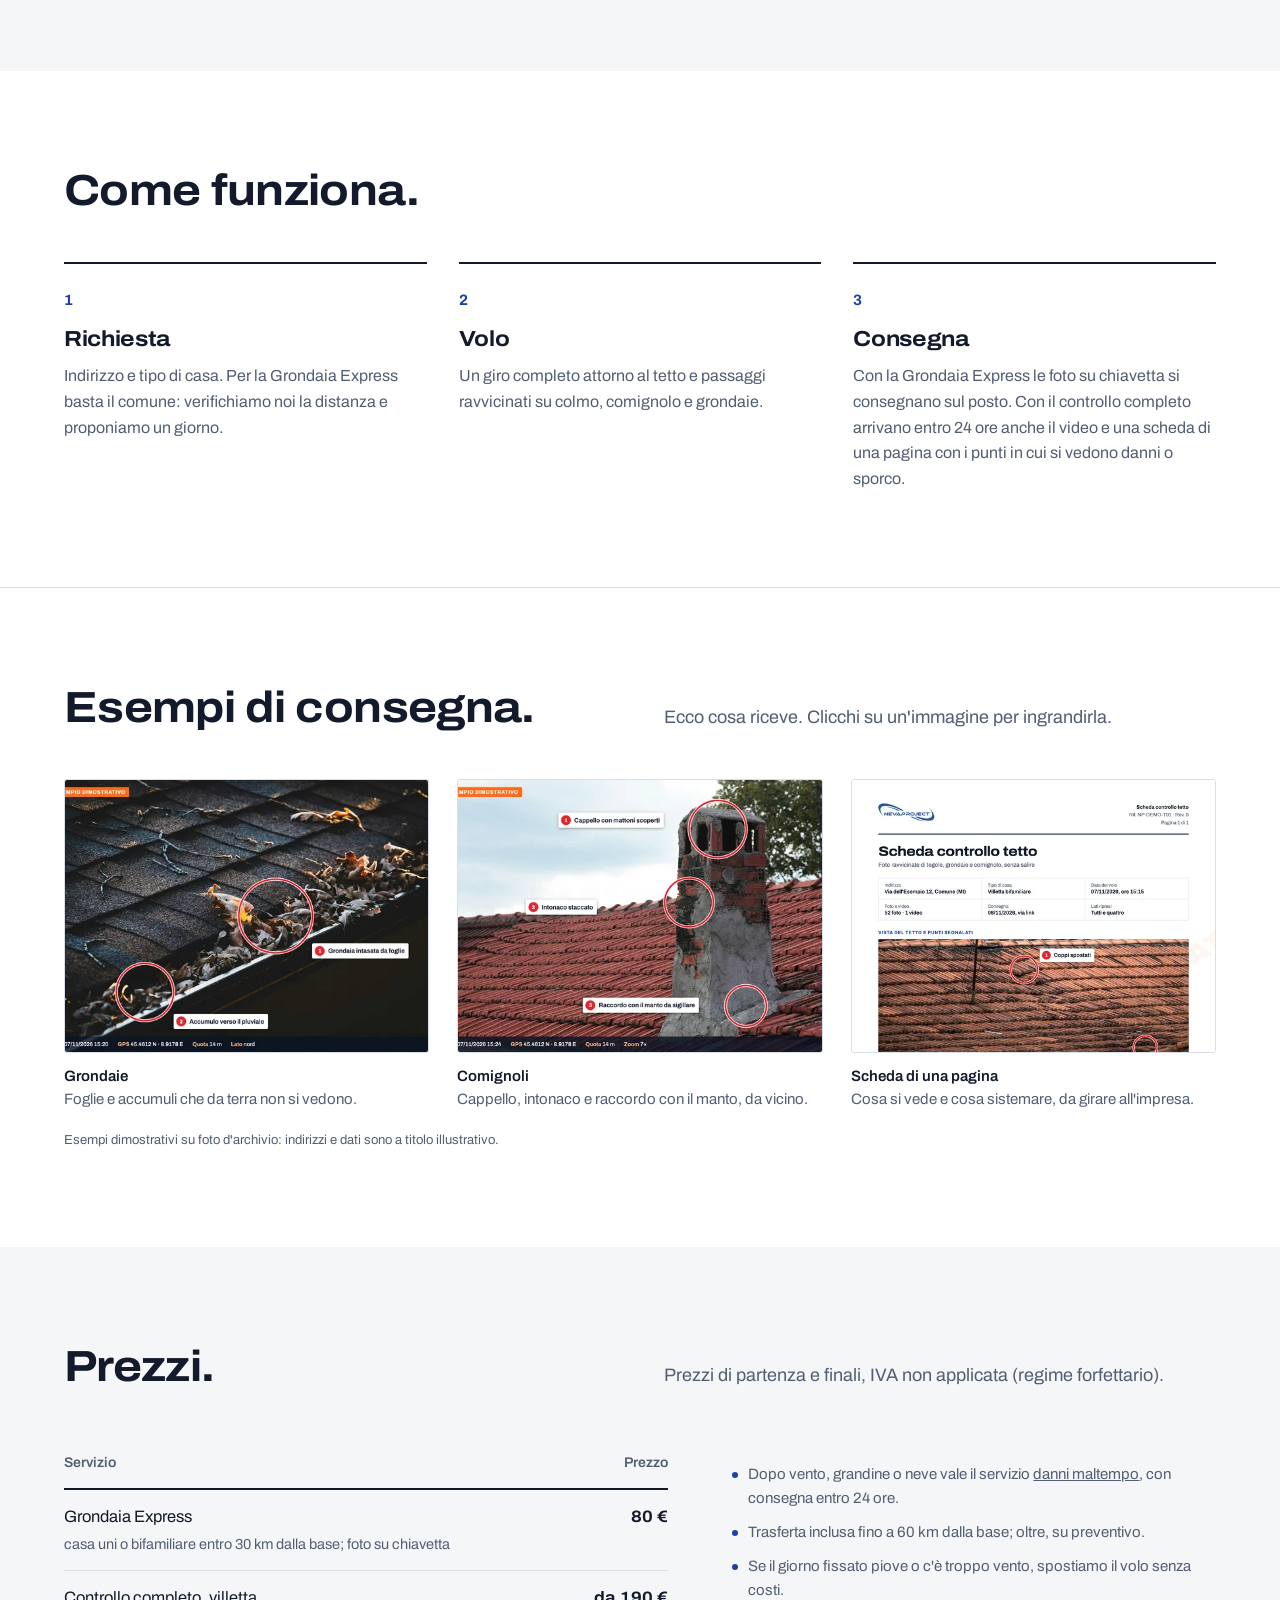
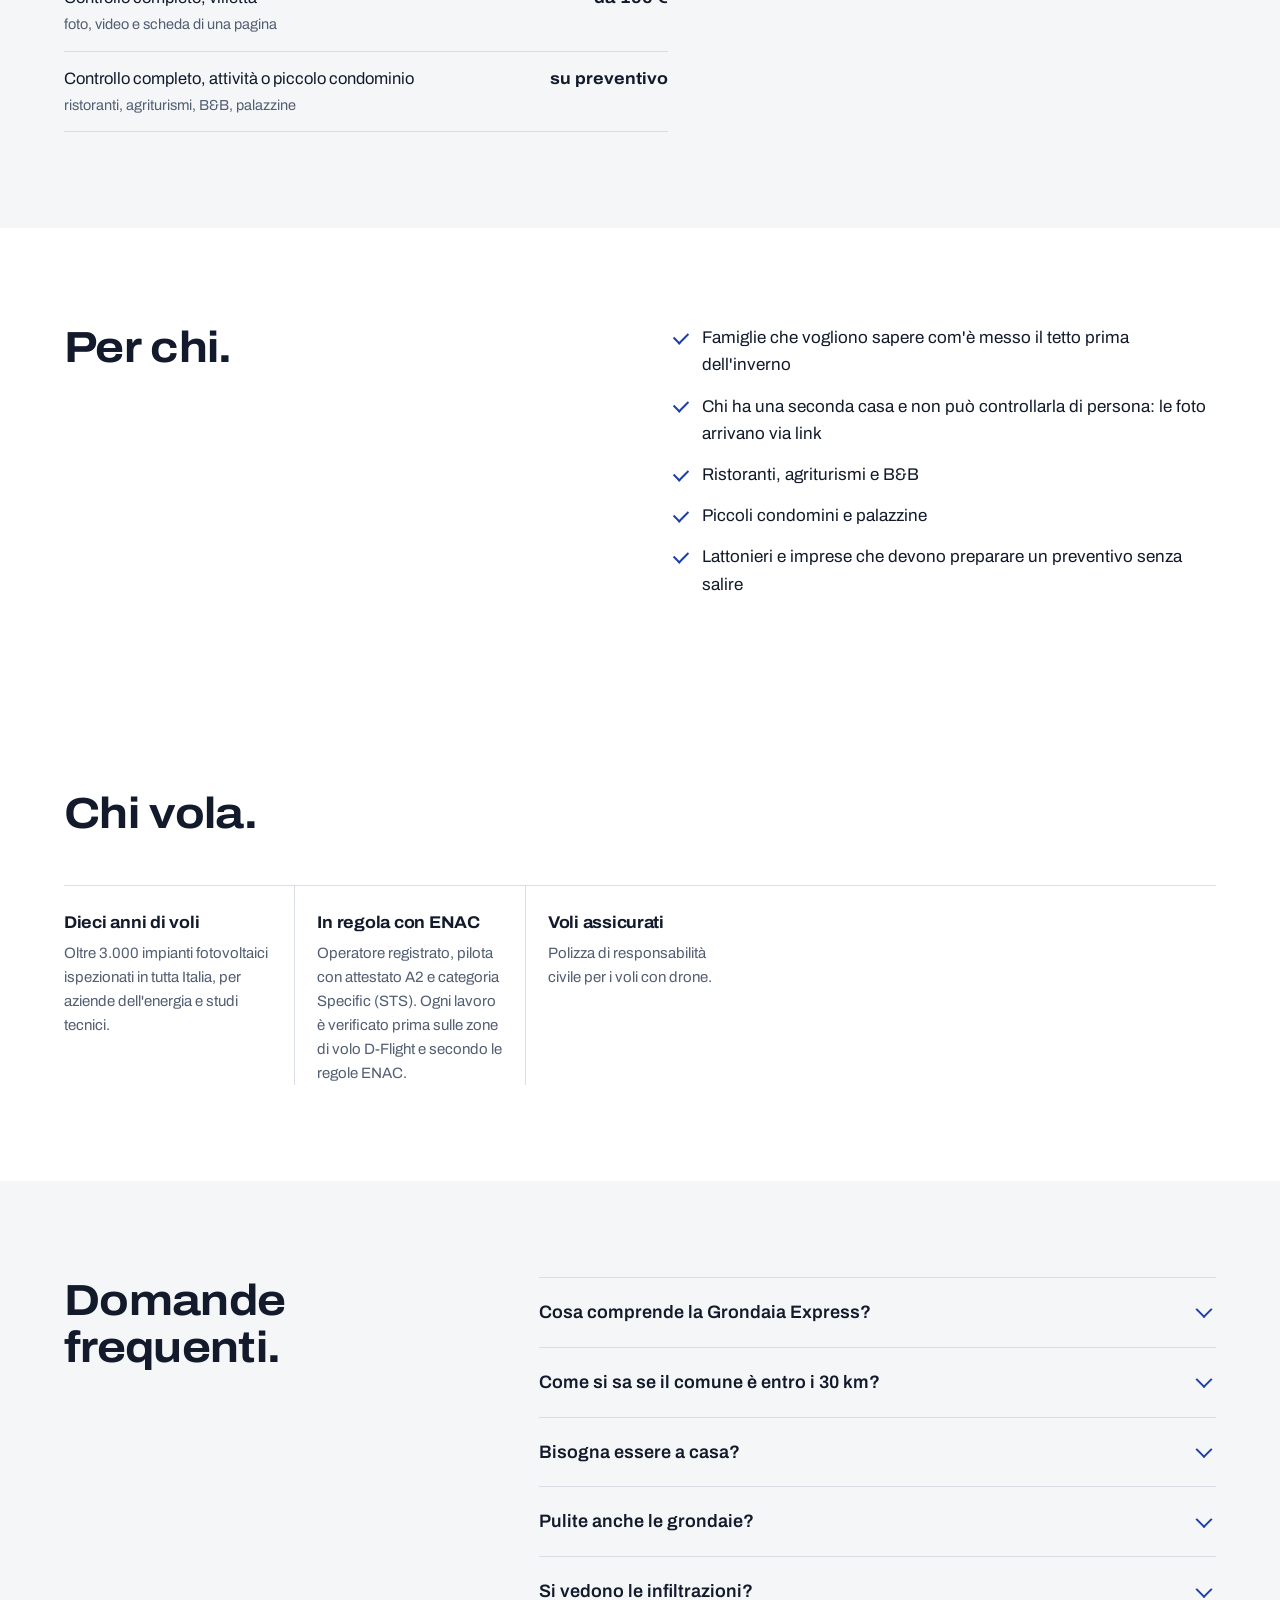
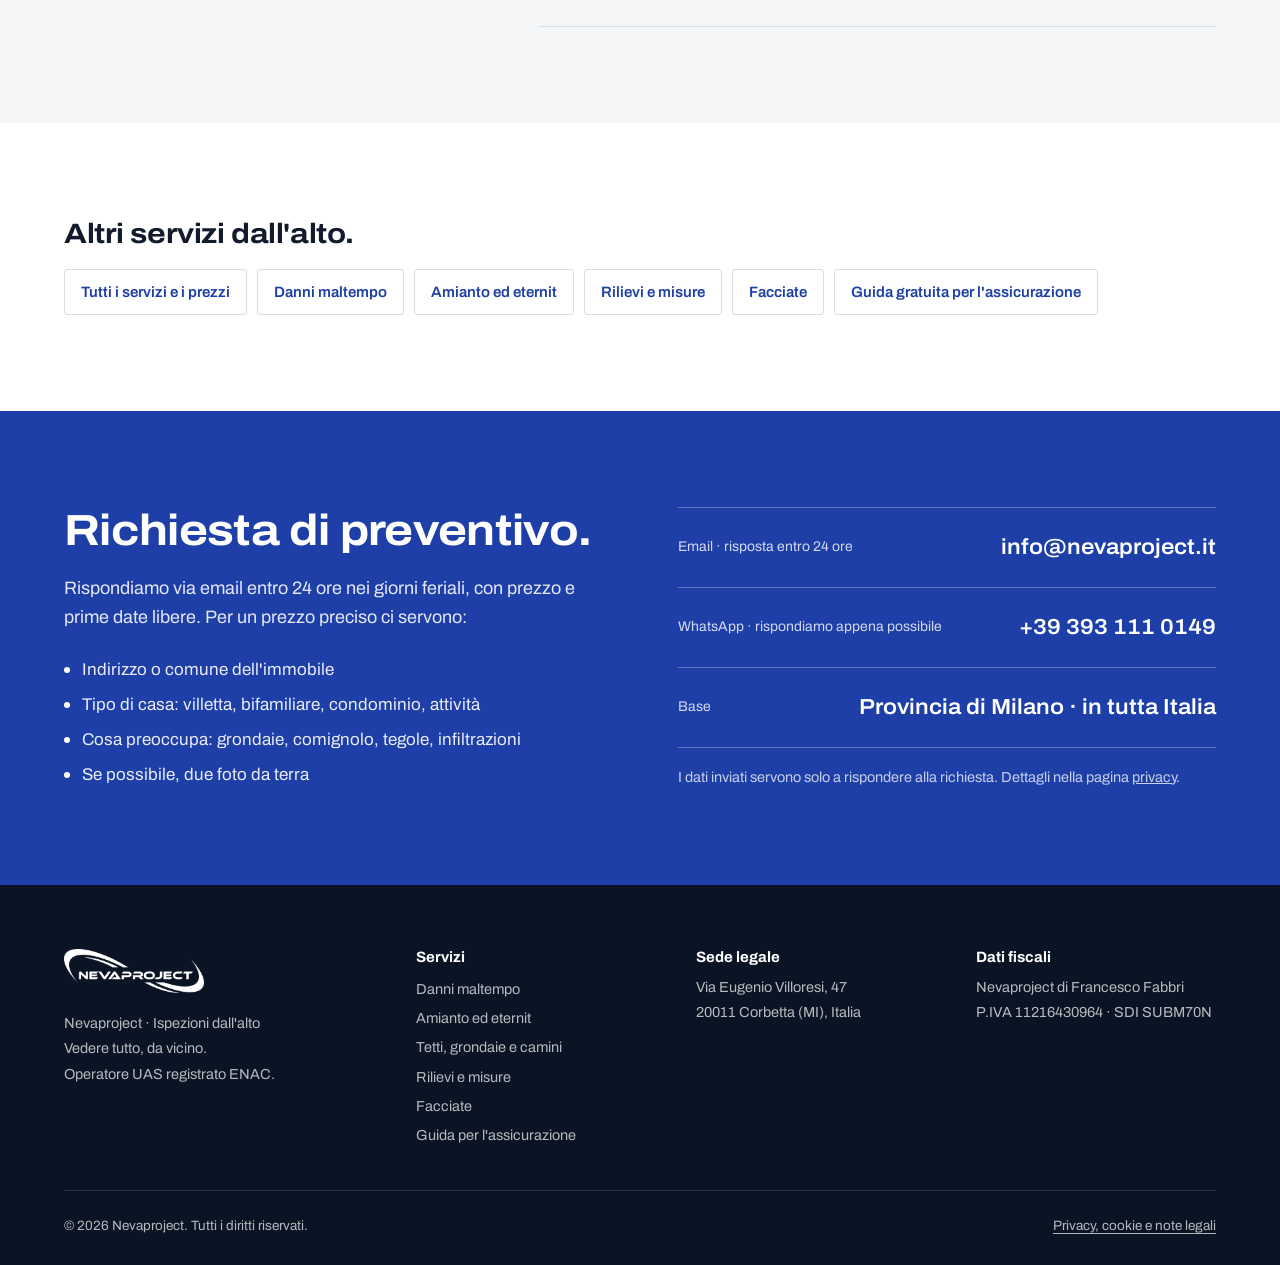
<file: ispezioni/tetti-grondaie-camini/index.html>
<!DOCTYPE html>
<!-- Generato da ~/progetti/NEVAPROJECT/ispezioni/sito_sorgenti/build.py: i testi si modificano lì, poi si rilancia lo script. -->
<html lang="it">
<head>
<meta charset="utf-8">
<meta name="viewport" content="width=device-width,initial-scale=1">
<title>Ispezione di tetti, grondaie e camini con drone | Nevaproject</title>
<meta name="description" content="Tegole, colmi, comignoli e grondaie fotografati con il drone, senza scale. Grondaia Express 80 € entro 30 km dalla base, controllo completo da 190 €.">
<link rel="canonical" href="https://nevaproject.it/ispezioni/tetti-grondaie-camini/">
<meta name="theme-color" content="#0B1424">
<link rel="icon" href="../../favicon.svg" type="image/svg+xml">
<link rel="apple-touch-icon" href="../../apple-touch-icon.png">
<meta property="og:type" content="website">
<meta property="og:locale" content="it_IT">
<meta property="og:site_name" content="Nevaproject">
<meta property="og:title" content="Ispezione di tetti, grondaie e camini con drone | Nevaproject">
<meta property="og:description" content="Tegole, colmi, comignoli e grondaie fotografati con il drone, senza scale. Grondaia Express 80 € entro 30 km dalla base, controllo completo da 190 €.">
<meta property="og:url" content="https://nevaproject.it/ispezioni/tetti-grondaie-camini/">
<meta property="og:image" content="https://nevaproject.it/assets/og-image.jpg">
<meta name="twitter:card" content="summary_large_image">
<link rel="preload" href="../../assets/fonts/archivo-latin-wdth.woff2" as="font" type="font/woff2" crossorigin>
<link rel="stylesheet" href="../../ispezioni/ispezioni.css">
<script type="application/ld+json">
{
 "@context": "https://schema.org",
 "@graph": [
  {
   "@type": "ProfessionalService",
   "@id": "https://nevaproject.it/#org",
   "name": "Nevaproject",
   "url": "https://nevaproject.it/",
   "telephone": "+39 393 111 0149",
   "email": "info@nevaproject.it",
   "logo": "https://nevaproject.it/assets/logo.png",
   "image": "https://nevaproject.it/assets/og-image.jpg",
   "address": {
    "@type": "PostalAddress",
    "streetAddress": "Via Eugenio Villoresi 47",
    "postalCode": "20011",
    "addressLocality": "Corbetta",
    "addressRegion": "MI",
    "addressCountry": "IT"
   },
   "geo": {
    "@type": "GeoCoordinates",
    "latitude": 45.4686,
    "longitude": 8.911
   },
   "areaServed": [
    {
     "@type": "Country",
     "name": "Italia"
    }
   ]
  },
  {
   "@type": "Service",
   "@id": "https://nevaproject.it/ispezioni/tetti-grondaie-camini/#servizio",
   "name": "Controllo con drone di tetti, grondaie e camini",
   "serviceType": "Ispezione visiva con drone di coperture",
   "description": "Foto ravvicinate con drone di tegole, coppi, colmi, comignoli, lucernari e grondaie. Grondaia Express a 80 € per case uni e bifamiliari entro 30 km dalla base; controllo completo con video e scheda da 190 €.",
   "provider": {
    "@id": "https://nevaproject.it/#org"
   },
   "areaServed": [
    {
     "@type": "Country",
     "name": "Italia"
    }
   ],
   "url": "https://nevaproject.it/ispezioni/tetti-grondaie-camini/",
   "offers": [
    {
     "@type": "Offer",
     "name": "Grondaia Express, entro 30 km dalla base",
     "url": "https://nevaproject.it/ispezioni/tetti-grondaie-camini/",
     "priceCurrency": "EUR",
     "priceSpecification": {
      "@type": "PriceSpecification",
      "minPrice": 80,
      "priceCurrency": "EUR"
     }
    },
    {
     "@type": "Offer",
     "name": "Controllo tetto, villetta",
     "url": "https://nevaproject.it/ispezioni/tetti-grondaie-camini/",
     "priceCurrency": "EUR",
     "priceSpecification": {
      "@type": "PriceSpecification",
      "minPrice": 190,
      "priceCurrency": "EUR"
     }
    }
   ]
  },
  {
   "@type": "BreadcrumbList",
   "itemListElement": [
    {
     "@type": "ListItem",
     "position": 1,
     "name": "Nevaproject",
     "item": "https://nevaproject.it/"
    },
    {
     "@type": "ListItem",
     "position": 2,
     "name": "Ispezioni dall'alto",
     "item": "https://nevaproject.it/ispezioni/"
    },
    {
     "@type": "ListItem",
     "position": 3,
     "name": "Tetti, grondaie e camini",
     "item": "https://nevaproject.it/ispezioni/tetti-grondaie-camini/"
    }
   ]
  },
  {
   "@type": "FAQPage",
   "mainEntity": [
    {
     "@type": "Question",
     "name": "Cosa comprende la Grondaia Express?",
     "acceptedAnswer": {
      "@type": "Answer",
      "text": "Grondaie, colmo e comignolo di una casa uni o bifamiliare, con 15-25 foto consegnate su chiavetta e pagamento sul posto. Video e scheda sono compresi nel controllo completo, da 190 €."
     }
    },
    {
     "@type": "Question",
     "name": "Come si sa se il comune è entro i 30 km?",
     "acceptedAnswer": {
      "@type": "Answer",
      "text": "Contiamo la distanza dalla nostra base. Basta indicare il comune nel messaggio: se è più lontano, proponiamo il controllo completo."
     }
    },
    {
     "@type": "Question",
     "name": "Bisogna essere a casa?",
     "acceptedAnswer": {
      "@type": "Answer",
      "text": "Per la Grondaia Express sì, perché foto e pagamento si scambiano sul posto. Per il controllo completo basta che qualcuno ci indichi l'immobile: le foto arrivano anche via link."
     }
    },
    {
     "@type": "Question",
     "name": "Pulite anche le grondaie?",
     "acceptedAnswer": {
      "@type": "Answer",
      "text": "No, le fotografiamo. Con le foto il lattoniere o l'impresa sa già cosa troverà e può fare il preventivo."
     }
    },
    {
     "@type": "Question",
     "name": "Si vedono le infiltrazioni?",
     "acceptedAnswer": {
      "@type": "Answer",
      "text": "Si vedono le cause visibili dall'esterno: tegole rotte o spostate, scossaline sollevate, grondaie intasate. Le infiltrazioni nascoste sotto il manto richiedono altre indagini."
     }
    }
   ]
  }
 ]
}
</script>
</head>
<body>
<a class="skip" href="#main">Vai al contenuto</a>
<nav class="nav" aria-label="Principale"><div class="wrap nav-inner"><a href="../../" class="logo"><img src="../../assets/logo-white.webp" width="440" height="138" alt="Nevaproject, vai alla home"></a><button class="nav-toggle" type="button" aria-expanded="false" aria-controls="nav-links" aria-label="Apri il menu"><svg width="20" height="20" viewBox="0 0 24 24" fill="none" stroke="currentColor" stroke-width="2" aria-hidden="true"><path d="M3 6h18M3 12h18M3 18h18"/></svg></button><div class="nav-links" id="nav-links"><a href="../../ispezioni/">Ispezioni dall'alto</a><a href="../../ispezioni/#prezzi">Prezzi</a><a href="../../ispezioni/guida-foto-assicurazione/">Guida gratuita</a><a href="#contatti">Contatti</a></div></div></nav>
<header class="hero has-img" id="top"><img class="hero-img" src="../../assets/img/centro-storico-1600.webp" srcset="../../assets/img/centro-storico-800.webp 800w, ../../assets/img/centro-storico-1600.webp 1600w" sizes="100vw" width="1600" height="1199" fetchpriority="high" alt="Tetti in coppi visti dall'alto"><div class="wrap hero-content"><ol class="crumbs"><li><a href="../../">Nevaproject</a></li><li><a href="../../ispezioni/">Ispezioni dall'alto</a></li><li aria-current="page">Tetti, grondaie e camini</li></ol><h1><span class="hero-kicker">Tetti, grondaie e camini</span>Tegole spostate o grondaie intasate?</h1><p class="hero-sub">Il drone fotografa tegole, coppi, colmi, comignoli, lucernari e grondaie da pochi metri. Si capisce cosa sistemare prima di chiamare l'impresa, e l'impresa prepara il preventivo senza salire.</p><p class="hero-price">Grondaia Express <b>80&nbsp;€</b> · controllo completo da <b>190&nbsp;€</b></p><div class="hero-actions"><a href="#contatti" class="btn btn-light">Preventivo via email</a><a href="https://wa.me/393931110149?text=Buongiorno%2C%20vorrei%20un%20preventivo%20per%3A%20controllo%20del%20tetto%20con%20drone.%20Indirizzo%20dell%27immobile%3A%20" class="btn btn-line" rel="noopener">WhatsApp</a></div></div></header>
<main id="main">
<section class="sec" aria-labelledby="express-t"><div class="wrap"><div class="two"><div><h2 id="express-t">Grondaia Express, 80&nbsp;€.</h2><p class="lede" style="margin-top:20px">Il controllo veloce per case uni e bifamiliari entro 30 km dalla nostra base in provincia di Milano.</p><p class="small" style="margin-top:16px">Il comune si può indicare nel messaggio: verifichiamo noi la distanza e la zona di volo.</p></div><div class="box blue"><span class="tag">Cosa comprende</span><p class="big num">80&nbsp;€</p><ul class="ticks one"><li>Grondaie, colmo e comignolo</li><li>Da 15 a 25 foto ad alta risoluzione</li><li>Consegna su chiavetta, sul posto</li><li>Pagamento sul posto</li></ul><p>Senza video né scheda. Per avere anche video e scheda c'è il controllo completo, da 190&nbsp;€.</p></div></div></div></section><section class="sec alt" aria-labelledby="vede-t"><div class="wrap"><div class="two"><div><h2 id="vede-t">Cosa si vede.</h2><p class="lede" style="margin-top:20px">Le cause dei problemi visibili dall'esterno, da ogni lato del tetto, comprese le parti che da terra restano nascoste.</p></div><div><ul class="ticks"><li>Tegole e coppi rotti o spostati</li><li>Colmi, compluvi e scossaline</li><li>Comignoli e canne fumarie: crepe, cappelli, sigillature</li><li>Grondaie e pluviali intasati, piegati o staccati</li><li>Lucernari e finestre da tetto</li><li>Muschi, licheni e foglie accumulate</li></ul></div></div></div></section><section class="sec" aria-labelledby="come-t"><div class="wrap"><div class="sec-head solo"><h2 id="come-t">Come funziona.</h2></div><ol class="steps"><li><h3>Richiesta</h3><p>Indirizzo e tipo di casa. Per la Grondaia Express basta il comune: verifichiamo noi la distanza e proponiamo un giorno.</p></li><li><h3>Volo</h3><p>Un giro completo attorno al tetto e passaggi ravvicinati su colmo, comignolo e grondaie.</p></li><li><h3>Consegna</h3><p>Con la Grondaia Express le foto su chiavetta si consegnano sul posto. Con il controllo completo arrivano entro 24 ore anche il video e una scheda di una pagina con i punti in cui si vedono danni o sporco.</p></li></ol></div></section><section class="sec" id="esempi" aria-labelledby="esempi-t"><div class="wrap"><div class="sec-head"><h2 id="esempi-t">Esempi di consegna.</h2><p class="lede">Ecco cosa riceve. Clicchi su un'immagine per ingrandirla.</p></div><ul class="samples"><li><a href="../../assets/img/ex-tetti-grondaia-1240.webp" data-lb><img src="../../assets/img/ex-tetti-grondaia-620.webp" width="620" height="413" loading="lazy" decoding="async" alt="Grondaia piena di foglie ripresa dall'alto con due punti cerchiati"></a><p><b>Grondaie</b>Foglie e accumuli che da terra non si vedono.</p></li><li><a href="../../assets/img/ex-tetti-comignolo-1240.webp" data-lb><img src="../../assets/img/ex-tetti-comignolo-620.webp" width="620" height="413" loading="lazy" decoding="async" alt="Comignolo con cappello rovinato e intonaco staccato, tre punti segnati"></a><p><b>Comignoli</b>Cappello, intonaco e raccordo con il manto, da vicino.</p></li><li><a href="../../assets/img/ex-tetti-scheda-1240.webp" data-lb><img src="../../assets/img/ex-tetti-scheda-620.webp" width="620" height="877" loading="lazy" decoding="async" alt="Scheda di una pagina del controllo tetto con foto, punti numerati e consigli"></a><p><b>Scheda di una pagina</b>Cosa si vede e cosa sistemare, da girare all'impresa.</p></li></ul><p class="samples-note">Esempi dimostrativi su foto d'archivio: indirizzi e dati sono a titolo illustrativo.</p></div></section><section class="sec alt" aria-labelledby="prezzi-t"><div class="wrap"><div class="sec-head"><h2 id="prezzi-t">Prezzi.</h2><p class="lede">Prezzi di partenza e finali, IVA non applicata (regime forfettario).</p></div><div class="tables"><div><table class="prices"><thead><tr><th scope="col">Servizio</th><th scope="col">Prezzo</th></tr></thead><tbody><tr><td>Grondaia Express<span class="sub">casa uni o bifamiliare entro 30 km dalla base; foto su chiavetta</span></td><td class="num">80&nbsp;€</td></tr><tr><td>Controllo completo, villetta<span class="sub">foto, video e scheda di una pagina</span></td><td class="num">da 190&nbsp;€</td></tr><tr><td>Controllo completo, attività o piccolo condominio<span class="sub">ristoranti, agriturismi, B&B, palazzine</span></td><td class="num">su preventivo</td></tr></tbody></table></div><div><ul class="price-notes"><li>Dopo vento, grandine o neve vale il servizio <a href="../../ispezioni/danni-maltempo/">danni maltempo</a>, con consegna entro 24 ore.</li><li>Trasferta inclusa fino a 60 km dalla base; oltre, su preventivo.</li><li>Se il giorno fissato piove o c'è troppo vento, spostiamo il volo senza costi.</li></ul></div></div></div></section><section class="sec" aria-labelledby="chi-t"><div class="wrap"><div class="two"><div><h2 id="chi-t">Per chi.</h2></div><div><ul class="ticks one"><li>Famiglie che vogliono sapere com'è messo il tetto prima dell'inverno</li><li>Chi ha una seconda casa e non può controllarla di persona: le foto arrivano via link</li><li>Ristoranti, agriturismi e B&B</li><li>Piccoli condomini e palazzine</li><li>Lattonieri e imprese che devono preparare un preventivo senza salire</li></ul></div></div></div></section>
<section class="sec" aria-labelledby="fiducia-t"><div class="wrap"><div class="sec-head solo"><h2 id="fiducia-t">Chi vola.</h2></div><ul class="trust"><li><h3>Dieci anni di voli</h3><p>Oltre 3.000 impianti fotovoltaici ispezionati in tutta Italia, per aziende dell'energia e studi tecnici.</p></li><li><h3>In regola con ENAC</h3><p>Operatore registrato, pilota con attestato A2 e categoria Specific (STS). Ogni lavoro è verificato prima sulle zone di volo D-Flight e secondo le regole ENAC.</p></li><li><h3>Voli assicurati</h3><p>Polizza di responsabilità civile per i voli con drone.</p></li></ul></div></section>
<section class="sec alt" id="faq" aria-labelledby="faq-t"><div class="wrap faq-inner"><h2 id="faq-t">Domande frequenti.</h2><div class="faq-list"><details><summary>Cosa comprende la Grondaia Express?</summary><p>Grondaie, colmo e comignolo di una casa uni o bifamiliare, con 15-25 foto consegnate su chiavetta e pagamento sul posto. Video e scheda sono compresi nel controllo completo, da 190&nbsp;€.</p></details><details><summary>Come si sa se il comune è entro i 30 km?</summary><p>Contiamo la distanza dalla nostra base. Basta indicare il comune nel messaggio: se è più lontano, proponiamo il controllo completo.</p></details><details><summary>Bisogna essere a casa?</summary><p>Per la Grondaia Express sì, perché foto e pagamento si scambiano sul posto. Per il controllo completo basta che qualcuno ci indichi l'immobile: le foto arrivano anche via link.</p></details><details><summary>Pulite anche le grondaie?</summary><p>No, le fotografiamo. Con le foto il lattoniere o l'impresa sa già cosa troverà e può fare il preventivo.</p></details><details><summary>Si vedono le infiltrazioni?</summary><p>Si vedono le cause visibili dall'esterno: tegole rotte o spostate, scossaline sollevate, grondaie intasate. Le infiltrazioni nascoste sotto il manto richiedono altre indagini.</p></details></div></div></section>
<section class="sec others-sec" aria-labelledby="altri-t"><div class="wrap"><h2 id="altri-t" style="font-size:clamp(22px,2.2vw,28px);margin-bottom:20px">Altri servizi dall'alto.</h2><nav class="others" aria-label="Altri servizi"><a href="../../ispezioni/">Tutti i servizi e i prezzi</a><a href="../../ispezioni/danni-maltempo/">Danni maltempo</a><a href="../../ispezioni/amianto-eternit/">Amianto ed eternit</a><a href="../../ispezioni/rilievi-misure/">Rilievi e misure</a><a href="../../ispezioni/facciate/">Facciate</a><a href="../../ispezioni/guida-foto-assicurazione/">Guida gratuita per l'assicurazione</a></nav></div></section>
</main>
<section id="contatti" class="contact" aria-labelledby="contatti-t"><div class="wrap contact-inner"><div><h2 id="contatti-t">Richiesta di preventivo.</h2><p class="lede">Rispondiamo via email entro 24 ore nei giorni feriali, con prezzo e prime date libere. Per un prezzo preciso ci servono:</p><ul class="need"><li>Indirizzo o comune dell'immobile</li><li>Tipo di casa: villetta, bifamiliare, condominio, attività</li><li>Cosa preoccupa: grondaie, comignolo, tegole, infiltrazioni</li><li>Se possibile, due foto da terra</li></ul></div><div><address class="ways"><a href="mailto:info@nevaproject.it?subject=Richiesta%20ispezione%20con%20drone%20-%20Controllo%20del%20tetto%20con%20drone&amp;body=Buongiorno%2C%0Avorrei%20un%20preventivo%20per%3A%20controllo%20del%20tetto%20con%20drone.%0A%0AIndirizzo%20dell%27immobile%3A%0ATipo%20di%20edificio%3A%0ACosa%20serve%20e%20per%20quando%3A%0A%0AGrazie"><span class="k">Email · risposta entro 24 ore</span><span class="v">info@nevaproject.it</span></a><a href="https://wa.me/393931110149?text=Buongiorno%2C%20vorrei%20un%20preventivo%20per%3A%20controllo%20del%20tetto%20con%20drone.%20Indirizzo%20dell%27immobile%3A%20" rel="noopener"><span class="k">WhatsApp · rispondiamo appena possibile</span><span class="v num">+39 393 111 0149</span></a><span class="row"><span class="k">Base</span><span class="v">Provincia di Milano · in tutta Italia</span></span></address><p class="small">I dati inviati servono solo a rispondere alla richiesta. Dettagli nella pagina <a href="../../privacy.html">privacy</a>.</p></div></div></section>
<footer><div class="wrap"><div class="foot-grid"><div><img src="../../assets/logo-white.webp" width="440" height="138" loading="lazy" alt="Nevaproject"><p>Nevaproject · Ispezioni dall'alto<br>Vedere tutto, da vicino.<br>Operatore UAS registrato ENAC.</p></div><div><h2>Servizi</h2><ul><li><a href="../../ispezioni/danni-maltempo/">Danni maltempo</a></li><li><a href="../../ispezioni/amianto-eternit/">Amianto ed eternit</a></li><li><a href="../../ispezioni/tetti-grondaie-camini/">Tetti, grondaie e camini</a></li><li><a href="../../ispezioni/rilievi-misure/">Rilievi e misure</a></li><li><a href="../../ispezioni/facciate/">Facciate</a></li><li><a href="../../ispezioni/guida-foto-assicurazione/">Guida per l'assicurazione</a></li></ul></div><div><h2>Sede legale</h2><p>Via Eugenio Villoresi, 47<br>20011 Corbetta (MI), Italia</p></div><div><h2>Dati fiscali</h2><p>Nevaproject di Francesco Fabbri<br>P.IVA 11216430964 · SDI SUBM70N</p></div></div><div class="foot-bottom"><span>© <span id="y">2026</span> Nevaproject. Tutti i diritti riservati.</span><a href="../../privacy.html">Privacy, cookie e note legali</a></div></div></footer>
<script src="../../ispezioni/ispezioni.js" defer></script>
</body>
</html>
</file>
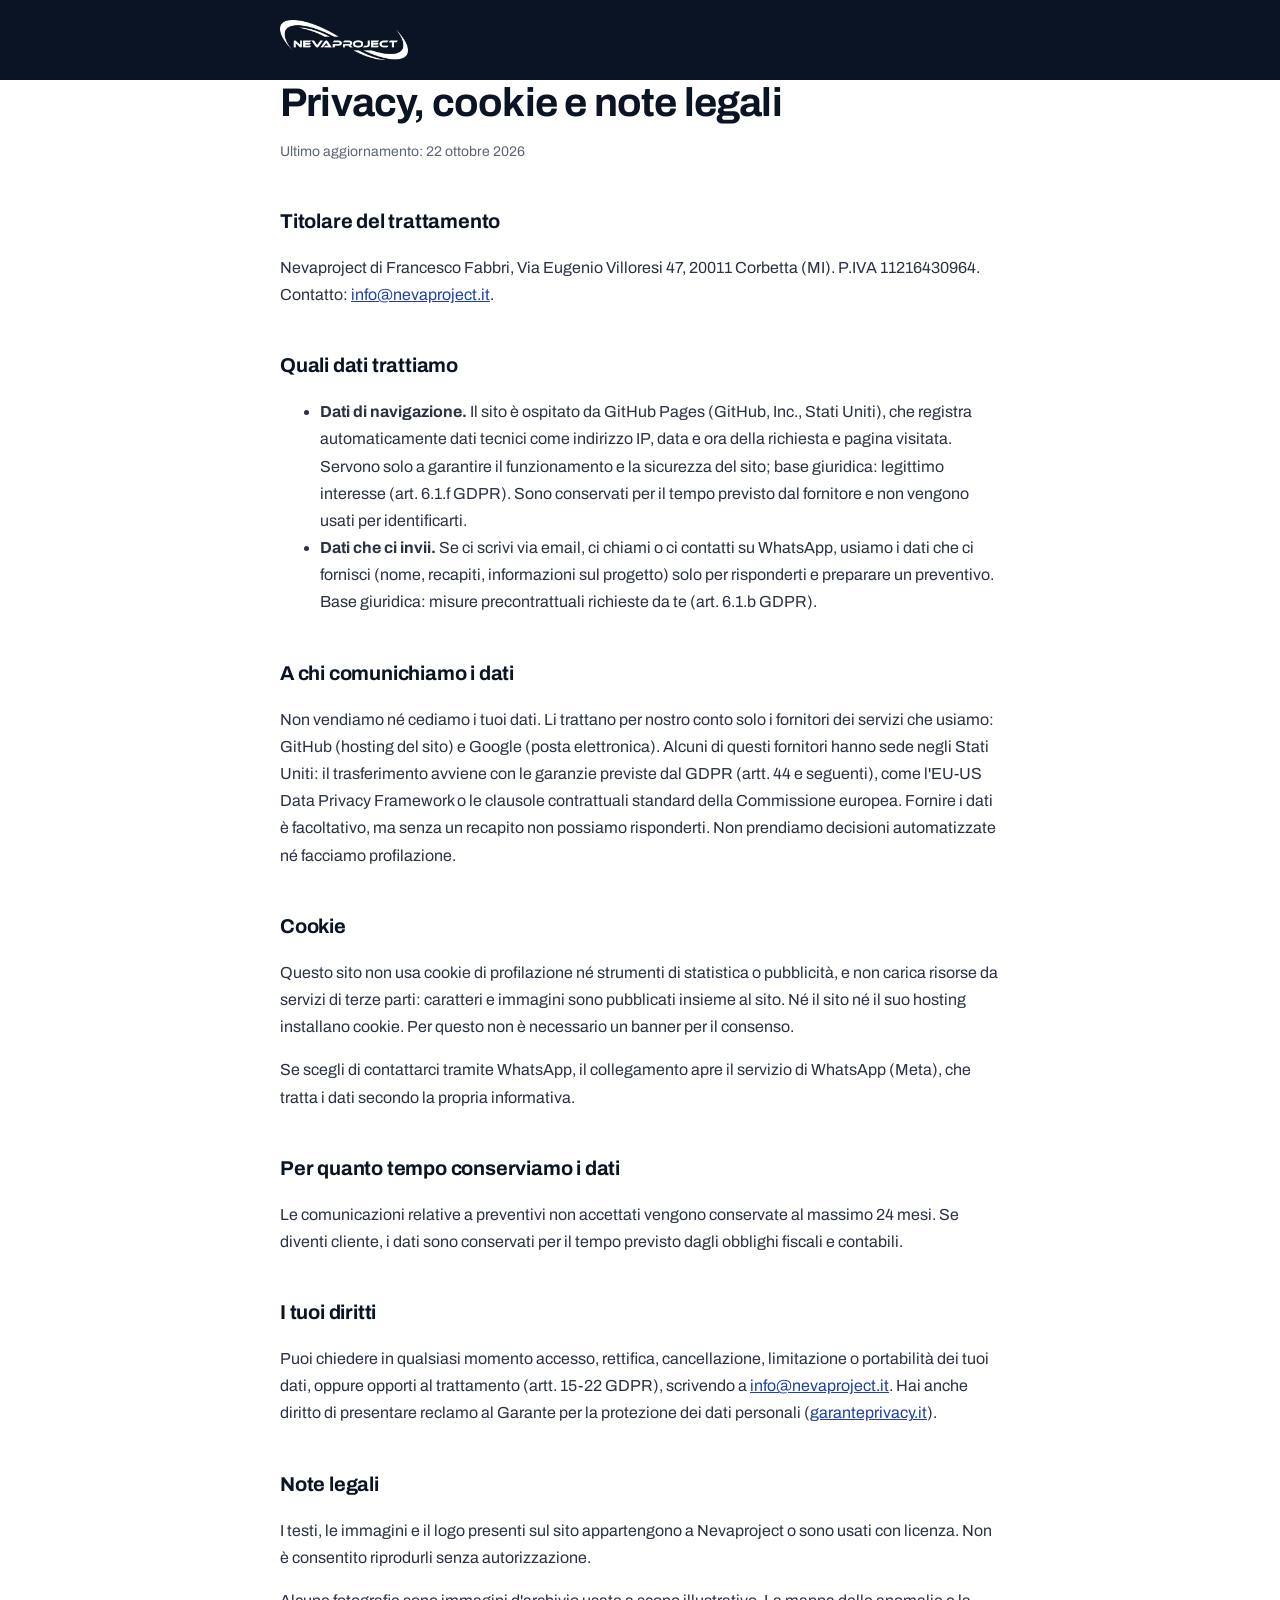
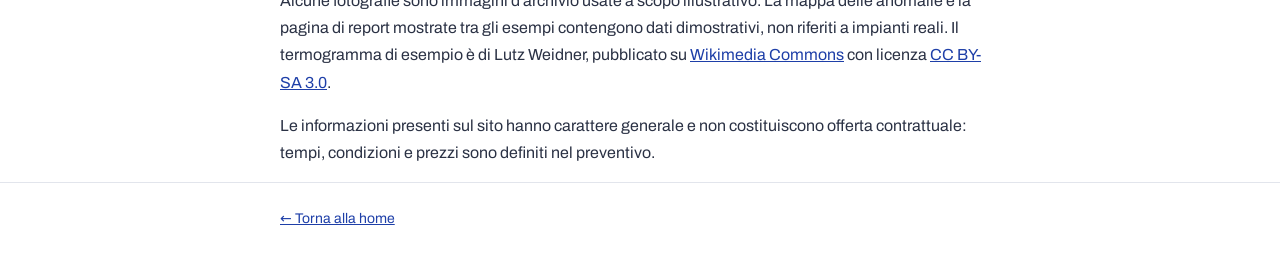
<file: privacy.html>
<!DOCTYPE html>
<html lang="it">
<head>
<meta charset="utf-8">
<meta name="viewport" content="width=device-width,initial-scale=1">
<title>Privacy, cookie e note legali | Nevaproject</title>
<meta name="description" content="Informativa privacy, cookie e note legali del sito nevaproject.it.">
<link rel="canonical" href="https://nevaproject.it/privacy.html">
<meta name="robots" content="noindex,follow">
<link rel="icon" href="favicon.svg" type="image/svg+xml">
<style>
  @font-face{font-family:'Archivo';font-style:normal;font-weight:100 900;font-stretch:62% 125%;font-display:swap;src:url('assets/fonts/archivo-latin-wdth.woff2') format('woff2')}
  :root{--brand:#1E3FA8;--ink:#0B1424;--muted:#5D6478;--line:#E2E5EC}
  *{box-sizing:border-box}
  body{margin:0;font-family:'Archivo',system-ui,sans-serif;color:var(--ink);background:#fff;line-height:1.7;-webkit-font-smoothing:antialiased}
  header{background:var(--ink);padding:20px 0}
  header img{height:40px;width:auto;display:block}
  .wrap{max-width:760px;margin:0 auto;padding:0 20px}
  main{padding:56px 0 80px}
  h1{font-size:clamp(28px,4vw,40px);line-height:1.15;letter-spacing:-0.02em;margin:0 0 8px}
  h2{font-size:20px;letter-spacing:-0.01em;margin:40px 0 8px}
  p,li{color:#2b3245;font-size:16px}
  .muted{color:var(--muted);font-size:14px}
  a{color:var(--brand)}
  a:focus-visible{outline:2px solid var(--brand);outline-offset:3px}
  footer{border-top:1px solid var(--line);padding:24px 0;font-size:14px;color:var(--muted)}
</style>
</head>
<body>
<header><div class="wrap"><a href="index.html"><img src="assets/logo-white.webp" width="440" height="138" alt="Nevaproject — torna alla home"></a></div></header>
<main class="wrap">
  <h1>Privacy, cookie e note legali</h1>
  <p class="muted">Ultimo aggiornamento: 22 ottobre 2026</p>

  <h2>Titolare del trattamento</h2>
  <p>Nevaproject di Francesco Fabbri, Via Eugenio Villoresi 47, 20011 Corbetta (MI). P.IVA 11216430964. Contatto: <a href="mailto:info@nevaproject.it">info@nevaproject.it</a>.</p>

  <h2>Quali dati trattiamo</h2>
  <ul>
    <li><strong>Dati di navigazione.</strong> Il sito è ospitato da GitHub Pages (GitHub, Inc., Stati Uniti), che registra automaticamente dati tecnici come indirizzo IP, data e ora della richiesta e pagina visitata. Servono solo a garantire il funzionamento e la sicurezza del sito; base giuridica: legittimo interesse (art. 6.1.f GDPR). Sono conservati per il tempo previsto dal fornitore e non vengono usati per identificarti.</li>
    <li><strong>Dati che ci invii.</strong> Se ci scrivi via email, ci chiami o ci contatti su WhatsApp, usiamo i dati che ci fornisci (nome, recapiti, informazioni sul progetto) solo per risponderti e preparare un preventivo. Base giuridica: misure precontrattuali richieste da te (art. 6.1.b GDPR).</li>
  </ul>

  <h2>A chi comunichiamo i dati</h2>
  <p>Non vendiamo né cediamo i tuoi dati. Li trattano per nostro conto solo i fornitori dei servizi che usiamo: GitHub (hosting del sito) e Google (posta elettronica). Alcuni di questi fornitori hanno sede negli Stati Uniti: il trasferimento avviene con le garanzie previste dal GDPR (artt. 44 e seguenti), come l'EU-US Data Privacy Framework o le clausole contrattuali standard della Commissione europea. Fornire i dati è facoltativo, ma senza un recapito non possiamo risponderti. Non prendiamo decisioni automatizzate né facciamo profilazione.</p>

  <h2>Cookie</h2>
  <p>Questo sito non usa cookie di profilazione né strumenti di statistica o pubblicità, e non carica risorse da servizi di terze parti: caratteri e immagini sono pubblicati insieme al sito. Né il sito né il suo hosting installano cookie. Per questo non è necessario un banner per il consenso.</p>
  <p>Se scegli di contattarci tramite WhatsApp, il collegamento apre il servizio di WhatsApp (Meta), che tratta i dati secondo la propria informativa.</p>

  <h2>Per quanto tempo conserviamo i dati</h2>
  <p>Le comunicazioni relative a preventivi non accettati vengono conservate al massimo 24 mesi. Se diventi cliente, i dati sono conservati per il tempo previsto dagli obblighi fiscali e contabili.</p>

  <h2>I tuoi diritti</h2>
  <p>Puoi chiedere in qualsiasi momento accesso, rettifica, cancellazione, limitazione o portabilità dei tuoi dati, oppure opporti al trattamento (artt. 15-22 GDPR), scrivendo a <a href="mailto:info@nevaproject.it">info@nevaproject.it</a>. Hai anche diritto di presentare reclamo al Garante per la protezione dei dati personali (<a href="https://www.garanteprivacy.it" rel="noopener">garanteprivacy.it</a>).</p>

  <h2>Note legali</h2>
  <p>I testi, le immagini e il logo presenti sul sito appartengono a Nevaproject o sono usati con licenza. Non è consentito riprodurli senza autorizzazione.</p>
  <p>Alcune fotografie sono immagini d'archivio usate a scopo illustrativo. La mappa delle anomalie e la pagina di report mostrate tra gli esempi contengono dati dimostrativi, non riferiti a impianti reali. Il termogramma di esempio è di Lutz Weidner, pubblicato su <a href="https://commons.wikimedia.org/wiki/File:Photovoltaik.jpg" rel="noopener">Wikimedia Commons</a> con licenza <a href="https://creativecommons.org/licenses/by-sa/3.0/deed.it" rel="noopener">CC BY-SA 3.0</a>.</p>
  <p>Le informazioni presenti sul sito hanno carattere generale e non costituiscono offerta contrattuale: tempi, condizioni e prezzi sono definiti nel preventivo.</p>
</main>
<footer><div class="wrap"><a href="index.html">← Torna alla home</a></div></footer>
</body>
</html>
</file>
<file: ispezioni/ispezioni.css>
/* Nevaproject · Ispezioni dall'alto
   Foglio di stile delle pagine /ispezioni/. Stessi colori, font e componenti della home (index.html).
   Bozza dell'agente ispezioni (06/11/2026): grafica e rifiniture sono dell'agente sito-neva. */

@font-face{
  font-family:'Archivo';font-style:normal;font-weight:100 900;font-stretch:62% 125%;font-display:swap;
  src:url('../assets/fonts/archivo-latin-wdth.woff2') format('woff2');
}
:root{
  --night:#0B1424;
  --blue:#1E3FA8;
  --blue-ink:#13296E;
  --paper:#F5F6F8;
  --rule:#D8DDE6;
  --text:#121A2B;
  --muted:#535E73;
  --heat:#FF6B1A;
  --nav-h:88px;
  --gut:clamp(20px,5vw,64px);
}
*{box-sizing:border-box}
html,body{margin:0;padding:0}
html{scroll-behavior:smooth;scroll-padding-top:var(--nav-h)}
body{
  font-family:'Archivo',system-ui,-apple-system,'Segoe UI',sans-serif;font-stretch:100%;
  color:var(--text);background:#fff;font-size:17px;line-height:1.6;-webkit-font-smoothing:antialiased;
}
h1,h2,h3{margin:0;font-weight:700;font-stretch:112%;letter-spacing:-0.015em;line-height:1.08}
h2{font-size:clamp(28px,3.4vw,44px);text-wrap:balance}
h3{font-size:clamp(19px,1.7vw,23px);line-height:1.25}
p{margin:0}
a{color:inherit}
img{display:block;max-width:100%}
ul,ol{margin:0;padding:0;list-style:none}
:focus-visible{outline:2px solid var(--heat);outline-offset:3px}
.skip{position:absolute;left:16px;top:-60px;z-index:100;background:#fff;color:var(--text);padding:10px 16px;border-radius:4px;font-weight:600}
.skip:focus{top:12px}
.wrap{max-width:1280px;margin:0 auto;padding-inline:var(--gut)}
.num{font-variant-numeric:tabular-nums}
.lede{font-size:clamp(18px,1.4vw,20px);color:var(--muted);max-width:60ch}
.sec{padding-block:96px}
.sec.alt{background:var(--paper)}
.sec-head{display:grid;grid-template-columns:1fr 1fr;gap:48px;align-items:end;margin-bottom:48px}
.sec-head.solo{grid-template-columns:1fr}
.small{font-size:14.5px;color:var(--muted)}

.btn{
  display:inline-flex;align-items:center;justify-content:center;gap:10px;
  min-height:48px;padding:0 24px;border-radius:4px;border:1px solid transparent;
  font:600 15px/1 'Archivo',sans-serif;text-decoration:none;cursor:pointer;
  transition:background-color .15s,border-color .15s,color .15s;
}
.btn-light{background:#fff;color:var(--night)}
.btn-light:hover{background:#E6EAF2}
.btn-line{color:#fff;border-color:rgba(255,255,255,.45)}
.btn-line:hover{border-color:#fff;background:rgba(255,255,255,.08)}
.btn-blue{background:var(--blue);color:#fff}
.btn-blue:hover{background:var(--blue-ink)}

/* ===== NAV ===== */
.nav{position:sticky;top:0;z-index:50;background:var(--night);color:#fff;border-bottom:1px solid rgba(255,255,255,.08)}
.nav-inner{display:flex;align-items:center;gap:40px;height:var(--nav-h)}
.logo img{height:60px;width:auto}
.nav-links{display:flex;gap:28px;margin-left:auto}
.nav-links a{font-size:15px;font-weight:500;text-decoration:none;color:rgba(255,255,255,.8);padding:8px 0}
.nav-links a:hover,.nav-links a[aria-current]{color:#fff}
.nav-toggle{display:none}

/* ===== HERO ===== */
.hero{position:relative;color:#fff;background:var(--night);overflow:hidden}
.hero-img{position:absolute;inset:0;width:100%;height:100%;object-fit:cover}
.hero.has-img::after{content:"";position:absolute;inset:0;background:linear-gradient(90deg,rgba(11,20,36,.94) 0%,rgba(11,20,36,.72) 48%,rgba(11,20,36,.25) 100%);pointer-events:none}
.hero-content{position:relative;z-index:2;padding-block:72px 80px}
.hero.main .hero-content{padding-block:120px 96px}
.crumbs{display:flex;flex-wrap:wrap;gap:6px;font-size:14px;color:rgba(255,255,255,.7);margin-bottom:28px}
.crumbs a{text-underline-offset:3px}
.crumbs li + li::before{content:"›";margin-right:6px;color:rgba(255,255,255,.45)}
.hero h1{font-size:clamp(32px,4.6vw,64px);font-stretch:116%;letter-spacing:-0.022em;line-height:1.02;max-width:20ch;text-wrap:balance}
.hero.main h1{font-size:clamp(36px,6vw,92px);max-width:none}
.hero-kicker{display:block;margin-bottom:18px;font-size:clamp(13px,1.1vw,15px);font-weight:600;font-stretch:100%;letter-spacing:.1em;text-transform:uppercase;line-height:1.4;color:rgba(255,255,255,.82)}
.hero-sub{margin-top:24px;font-size:clamp(18px,1.45vw,20px);color:rgba(255,255,255,.88);max-width:58ch}
.hero-price{display:inline-block;margin-top:24px;padding:8px 14px;border:1px solid rgba(255,255,255,.35);border-radius:3px;font-size:15px;font-weight:600}
.hero-price b{color:#fff;font-size:18px}
.hero-actions{margin-top:32px;display:flex;gap:12px;flex-wrap:wrap}
.hero-geo{position:absolute;right:var(--gut);bottom:24px;z-index:2;font-size:13px;color:rgba(255,255,255,.88);text-align:right;line-height:1.5;background:rgba(11,20,36,.72);padding:8px 12px;border-radius:3px}

/* ===== STRISCIA CIFRE ===== */
.facts{border-bottom:1px solid var(--rule)}
.facts ul{display:grid;grid-template-columns:repeat(4,1fr)}
.facts li{padding:30px 24px 30px 0;font-size:15px;color:var(--muted);line-height:1.4}
.facts li + li{padding-left:24px;border-left:1px solid var(--rule)}
.facts strong{display:block;color:var(--text);font-size:clamp(24px,2.4vw,32px);font-weight:700;font-stretch:112%;letter-spacing:-0.02em;line-height:1.1;margin-bottom:6px}

/* ===== SCHEDE SERVIZI (pagina principale) ===== */
.cards{display:grid;grid-template-columns:repeat(3,1fr);gap:24px}
.card{display:flex;flex-direction:column;padding:28px;border:1px solid var(--rule);border-radius:4px;background:#fff;text-decoration:none;transition:border-color .15s,box-shadow .15s}
.card:hover{border-color:var(--blue);box-shadow:0 6px 20px rgba(18,26,43,.08)}
.card .kind{font-size:13px;font-weight:700;letter-spacing:.08em;text-transform:uppercase;color:var(--blue);margin-bottom:10px}
.card p{margin-top:12px;color:var(--muted);font-size:16px}
.card .from{margin-top:auto;padding-top:20px;font-size:15px;color:var(--muted)}
.card .from b{font-size:24px;color:var(--text);font-stretch:110%}
.card .go{margin-top:12px;font-weight:600;color:var(--blue);font-size:15px}
.card.guide{background:var(--night);color:#fff;border-color:var(--night)}
.card.guide .kind{color:#9DB3FF}
.card.guide p{color:rgba(255,255,255,.78)}
.card.guide .go{color:#fff}

/* ===== PASSI ===== */
.steps{display:grid;grid-template-columns:repeat(3,1fr);gap:0 32px;counter-reset:s}
.steps li{counter-increment:s;padding-top:24px;border-top:2px solid var(--text)}
.steps li::before{content:counter(s);display:block;font-size:15px;font-weight:700;color:var(--blue);margin-bottom:14px;font-variant-numeric:tabular-nums}
.steps p{margin-top:10px;color:var(--muted);font-size:16px}

/* ===== ELENCHI ===== */
.ticks{display:grid;grid-template-columns:repeat(2,1fr);gap:14px 40px}
.ticks li{position:relative;padding-left:30px}
.ticks li::before{content:"";position:absolute;left:2px;top:.45em;width:12px;height:7px;border-left:2px solid var(--blue);border-bottom:2px solid var(--blue);transform:rotate(-45deg)}
.ticks.one{grid-template-columns:1fr}
.chips{display:flex;flex-wrap:wrap;gap:8px;margin-top:24px}
.chips li{font-size:14.5px;font-weight:500;padding:7px 12px;border:1px solid var(--rule);border-radius:3px;background:var(--paper)}
.two{display:grid;grid-template-columns:1fr 1fr;gap:clamp(32px,5vw,80px);align-items:start}
.two p + p{margin-top:16px}
.two .lede + .ticks{margin-top:28px}
.prose p{color:var(--muted);max-width:62ch}
.prose p + p{margin-top:14px}
.prose strong{color:var(--text)}

/* ===== PREZZI ===== */
.prices{width:100%;border-collapse:collapse;font-size:16.5px}
.prices caption{text-align:left;font-weight:700;font-size:15px;letter-spacing:.06em;text-transform:uppercase;color:var(--muted);padding-bottom:12px}
.prices th,.prices td{padding:14px 0;border-bottom:1px solid var(--rule);text-align:left;vertical-align:top}
.prices thead th{font-size:14px;color:var(--muted);font-weight:600;border-bottom:2px solid var(--text)}
.prices td:last-child,.prices th:last-child{text-align:right;white-space:nowrap;padding-left:24px}
.prices td:last-child{font-weight:700;font-stretch:108%}
.prices .sub{display:block;font-size:14.5px;color:var(--muted);font-weight:400;margin-top:2px}
.price-notes{margin-top:24px;display:grid;gap:10px}
.price-notes li{font-size:15px;color:var(--muted);padding-left:16px;position:relative}
.price-notes li::before{content:"";position:absolute;left:0;top:.65em;width:6px;height:6px;border-radius:50%;background:var(--blue)}
.tables{display:grid;grid-template-columns:1.25fr 1fr;gap:clamp(32px,5vw,72px);align-items:start}

/* ===== RIQUADRI ===== */
.box{padding:32px;border-radius:4px;background:var(--paper);border:1px solid var(--rule)}
.box.blue{background:var(--blue);color:#fff;border-color:var(--blue)}
.box.blue p,.box.blue li{color:rgba(255,255,255,.9)}
.box.blue .ticks li::before{border-color:#fff}
.box .tag{display:inline-block;font-size:13px;font-weight:700;letter-spacing:.08em;text-transform:uppercase;margin-bottom:12px}
.box h3{margin-bottom:12px}
.box p + p,.box p + ul,.box ul + p{margin-top:14px}
.box .big{font-size:clamp(34px,3.6vw,48px);font-weight:700;font-stretch:112%;letter-spacing:-0.02em;line-height:1}
.box .btn{margin-top:22px}
.callout{display:grid;grid-template-columns:1fr auto;gap:24px 48px;align-items:center;padding:36px;border-radius:4px;background:var(--night);color:#fff}
.callout p{color:rgba(255,255,255,.8);margin-top:10px;max-width:62ch}
.notice{border-left:3px solid var(--heat);padding:4px 0 4px 18px;color:var(--muted);font-size:15.5px;max-width:70ch}
.notice strong{color:var(--text)}

/* ===== GARANZIE ===== */
.trust{display:grid;grid-template-columns:repeat(5,1fr);gap:0;border-top:1px solid var(--rule)}
.trust li{padding:26px 22px 0 0}
.trust li + li{padding-left:22px;border-left:1px solid var(--rule)}
.trust h3{font-size:17px;font-stretch:105%}
.trust p{margin-top:8px;font-size:15px;color:var(--muted)}

/* ===== FAQ ===== */
.faq-inner{display:grid;grid-template-columns:1fr 1.7fr;gap:clamp(32px,6vw,96px);align-items:start}
.faq-list{border-top:1px solid var(--rule)}
.faq-list details{border-bottom:1px solid var(--rule)}
.faq-list summary{cursor:pointer;list-style:none;padding:20px 40px 20px 0;font-weight:600;font-size:18px;position:relative}
.faq-list summary::-webkit-details-marker{display:none}
.faq-list summary::after{content:"";position:absolute;right:6px;top:50%;width:10px;height:10px;border-right:2px solid var(--blue);border-bottom:2px solid var(--blue);transform:translateY(-70%) rotate(45deg);transition:transform .2s}
.faq-list details[open] summary::after{transform:translateY(-30%) rotate(-135deg)}
.faq-list details p{padding:0 40px 22px 0;color:var(--muted);max-width:64ch}

/* ===== ALTRI SERVIZI ===== */
.others{display:flex;flex-wrap:wrap;gap:10px}
.others a{display:inline-block;padding:10px 16px;border:1px solid var(--rule);border-radius:3px;text-decoration:none;font-weight:600;font-size:15px;color:var(--blue)}
.others a:hover{border-color:var(--blue)}

/* ===== GUIDA ===== */
.check{display:grid;gap:0;border-top:1px solid var(--rule)}
.check li{display:grid;grid-template-columns:28px 1fr;gap:14px;padding:16px 0;border-bottom:1px solid var(--rule)}
.check li::before{content:"";width:20px;height:20px;margin-top:3px;border:2px solid var(--text);border-radius:3px}
.check b{display:block}
.check span{color:var(--muted);font-size:16px}
.guide-sec + .guide-sec{margin-top:64px}
.guide-sec h2{font-size:clamp(24px,2.6vw,34px);margin-bottom:20px}
.guide-sec .lede{margin-bottom:24px}
.guide-wrap{max-width:860px}
.print-btn{margin-top:28px}

/* ===== CONTATTI ===== */
.contact{background:var(--blue);color:#fff;padding-block:96px}
.contact-inner{display:grid;grid-template-columns:1fr 1fr;gap:clamp(40px,6vw,96px);align-items:start}
.contact .lede{color:rgba(255,255,255,.88);margin-top:20px}
.contact .need{margin-top:24px;display:grid;gap:8px}
.contact .need li{padding-left:18px;position:relative;color:rgba(255,255,255,.9)}
.contact .need li::before{content:"";position:absolute;left:0;top:.65em;width:6px;height:6px;border-radius:50%;background:#fff}
.ways{border-top:1px solid rgba(255,255,255,.3);font-style:normal}
.ways a,.ways .row{display:flex;align-items:center;justify-content:space-between;gap:16px;padding:22px 0;border-bottom:1px solid rgba(255,255,255,.3);text-decoration:none;color:#fff}
.ways a:hover .v{text-decoration:underline;text-underline-offset:4px}
.ways .k{font-size:14px;color:rgba(255,255,255,.8)}
.ways .v{font-size:clamp(18px,1.7vw,23px);font-weight:600;font-stretch:108%;text-align:right}
.contact .small{color:rgba(255,255,255,.75);margin-top:18px}

/* ===== FOOTER ===== */
footer{background:var(--night);color:rgba(255,255,255,.7);padding-block:64px 28px;font-size:14.5px}
.foot-grid{display:grid;grid-template-columns:1.3fr 1fr 1fr 1fr;gap:40px;padding-bottom:40px;border-bottom:1px solid rgba(255,255,255,.12)}
.foot-grid img{height:44px;width:auto;margin-bottom:18px}
.foot-grid h2{font-size:15px;font-stretch:100%;color:#fff;margin-bottom:10px;letter-spacing:0}
.foot-grid p{line-height:1.75}
.foot-grid ul li a{display:inline-block;padding:3px 0;text-decoration:none}
.foot-grid ul li a:hover{color:#fff;text-decoration:underline}
.foot-bottom{display:flex;justify-content:space-between;flex-wrap:wrap;gap:12px;padding-top:24px;font-size:13.5px}
.foot-bottom a{display:inline-block;padding:10px 0;margin:-10px 0;text-underline-offset:3px}
.foot-bottom a:hover{color:#fff}

/* ===== RESPONSIVE ===== */
@media (max-width:1100px){
  .cards{grid-template-columns:repeat(2,1fr)}
  .trust{grid-template-columns:repeat(2,1fr);border-top:none}
  .trust li,.trust li + li{padding:22px 22px 22px 0;border-left:none;border-top:1px solid var(--rule)}
  .facts ul{grid-template-columns:repeat(2,1fr)}
  .facts li:nth-child(3){padding-left:0;border-left:none}
  .facts li:nth-child(n+3){border-top:1px solid var(--rule)}
  .foot-grid{grid-template-columns:1fr 1fr}
}
@media (max-width:900px){
  :root{--nav-h:72px}
  .logo img{height:46px}
  .nav-toggle{display:inline-flex;align-items:center;justify-content:center;margin-left:auto;width:44px;height:44px;border-radius:4px;background:transparent;color:#fff;border:1px solid rgba(255,255,255,.3);cursor:pointer}
  .nav-links{display:none;position:absolute;top:var(--nav-h);left:0;right:0;margin:0;flex-direction:column;gap:0;padding:8px var(--gut) 24px;background:var(--night);border-bottom:1px solid rgba(255,255,255,.1)}
  .nav-links a{font-size:18px;padding:14px 0;border-bottom:1px solid rgba(255,255,255,.08)}
  .nav.open .nav-links{display:flex}
  .sec-head,.two,.tables,.faq-inner,.contact-inner,.callout{grid-template-columns:1fr;gap:24px}
  .steps{grid-template-columns:1fr;gap:28px}
  .ticks{grid-template-columns:1fr}
  .hero-geo{position:static;display:inline-block;margin:0 var(--gut) 28px;text-align:left}
}
@media (max-width:640px){
  body{font-size:16.5px}
  .sec,.contact{padding-block:72px}
  .hero-content,.hero.main .hero-content{padding-block:56px 56px}
  .hero-actions .btn{flex:1 1 100%}
  .cards{grid-template-columns:1fr}
  .trust{grid-template-columns:1fr}
  .facts li,.facts li + li{padding:20px 12px 20px 0}
  .facts li:nth-child(even){padding-left:16px}
  .facts strong{font-size:22px}
  .box,.callout{padding:24px}
  .faq-list summary{font-size:17px}
  .ways a,.ways .row{flex-direction:column;align-items:flex-start;gap:4px}
  .ways .v{text-align:left}
  .foot-grid{grid-template-columns:1fr}
  .prices{font-size:15.5px}
}
@media (prefers-reduced-motion:reduce){html{scroll-behavior:auto}}
/* Esempi di consegna + ingrandimento (07/11/2026) */
.samples{list-style:none;display:grid;grid-template-columns:repeat(3,1fr);gap:28px;margin-top:8px}
.samples a[data-lb]{display:block;aspect-ratio:4/3;overflow:hidden;border:1px solid var(--rule);border-radius:3px;background:var(--paper);cursor:zoom-in}
.samples img{width:100%;height:100%;object-fit:cover;object-position:top;transition:transform .3s}
.samples a[data-lb]:hover img{transform:scale(1.03)}
.samples a[data-lb]:focus-visible{outline:3px solid var(--night);outline-offset:3px}
.samples li p{margin-top:12px;font-size:15px;color:var(--muted);line-height:1.5}
.samples li b{display:block;color:var(--text);font-weight:600}
.samples-note{margin-top:20px;font-size:13px;color:var(--muted)}
section.sec:not(.alt)+section#esempi{border-top:1px solid var(--rule)}
.lb{border:none;padding:0;background:transparent;max-width:min(1400px,94vw);max-height:92vh;margin:auto}
.lb::backdrop{background:rgba(11,20,36,.88)}
.lb img{display:block;max-width:100%;max-height:88vh;width:auto;height:auto;margin:auto}
.lb button{position:fixed;top:16px;right:16px;width:44px;height:44px;border-radius:4px;border:1px solid rgba(255,255,255,.4);background:var(--night);color:#fff;font-size:22px;cursor:pointer}
@media (max-width:900px){.samples{grid-template-columns:1fr;gap:28px}}
@media (prefers-reduced-motion:reduce){.samples img{transition:none}}

@media print{
  .nav,.hero-actions,.contact,footer,.print-btn,.skip,.others-sec{display:none !important}
  .hero{background:#fff;color:var(--text)}
  .hero .crumbs,.hero-kicker,.hero-sub{color:var(--muted)}
  .sec{padding-block:24px}
  .check li{break-inside:avoid}
  body{font-size:13pt}
}
</file>
